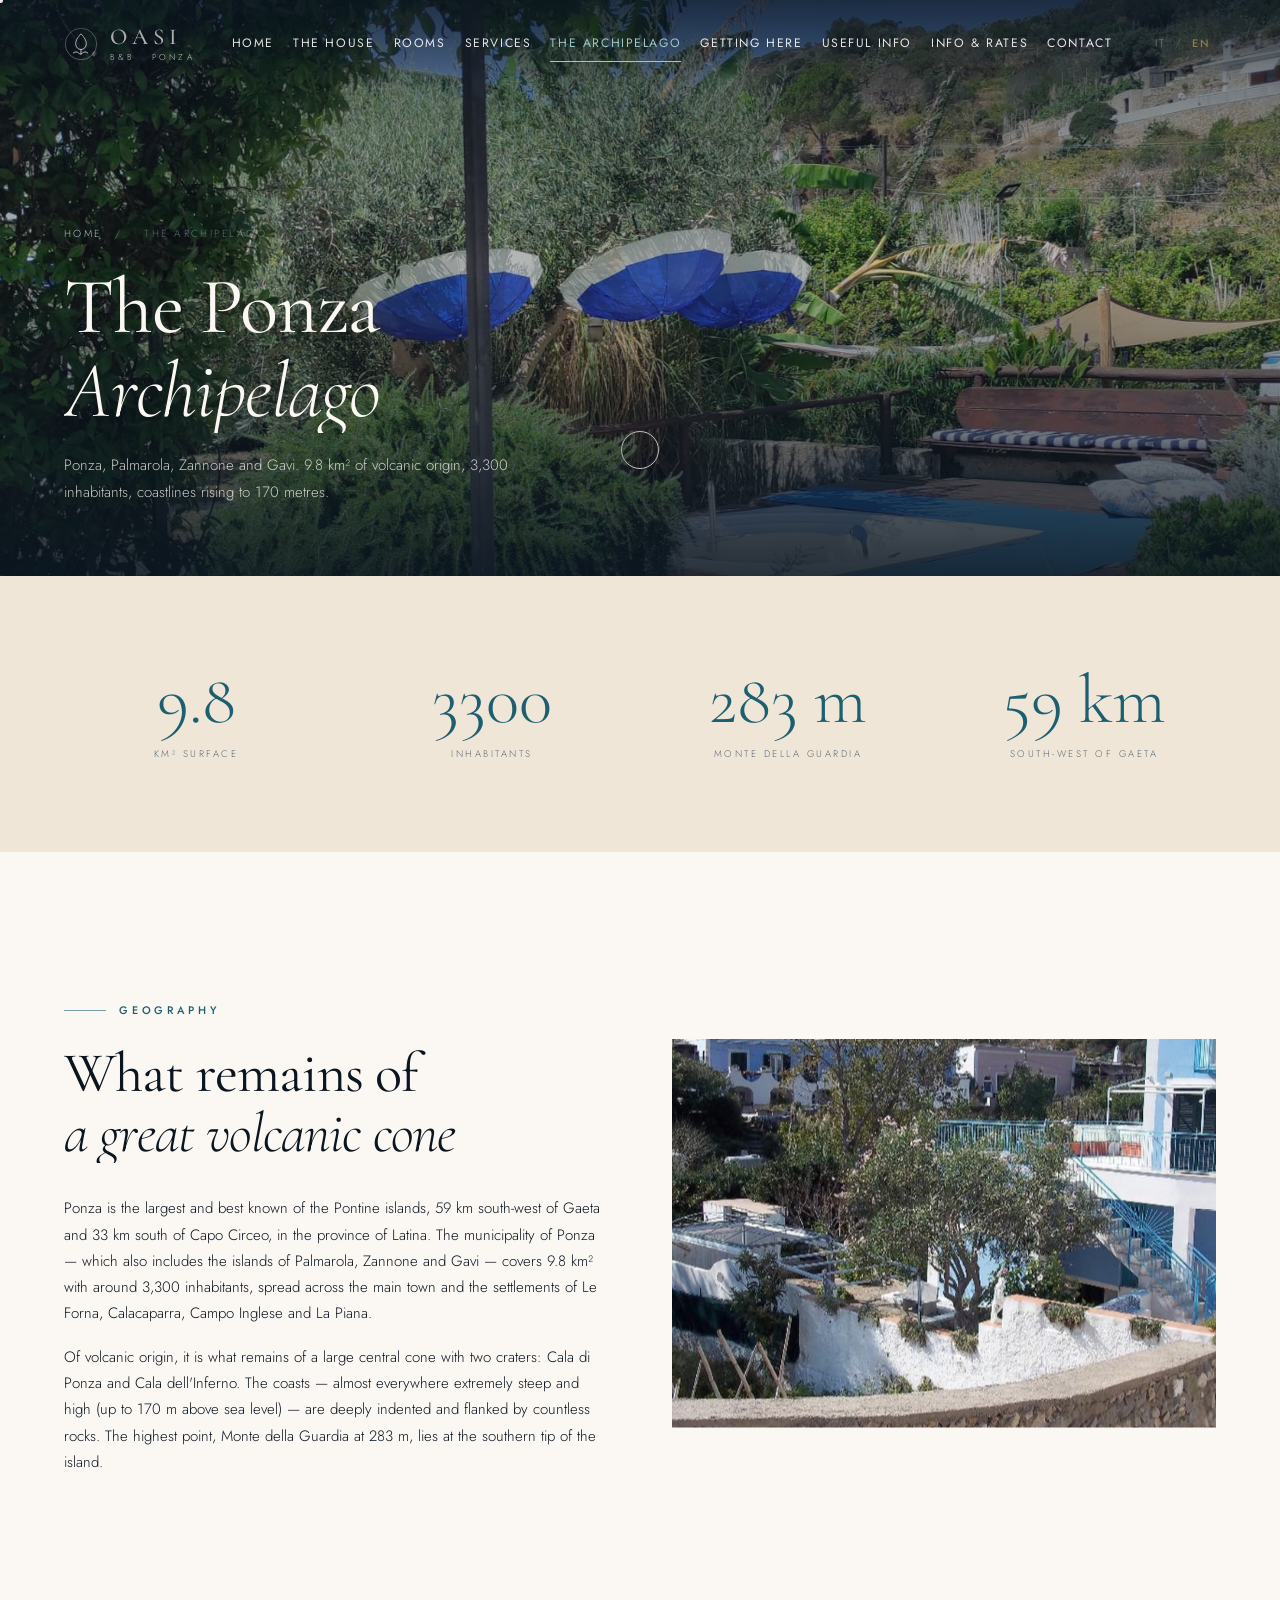
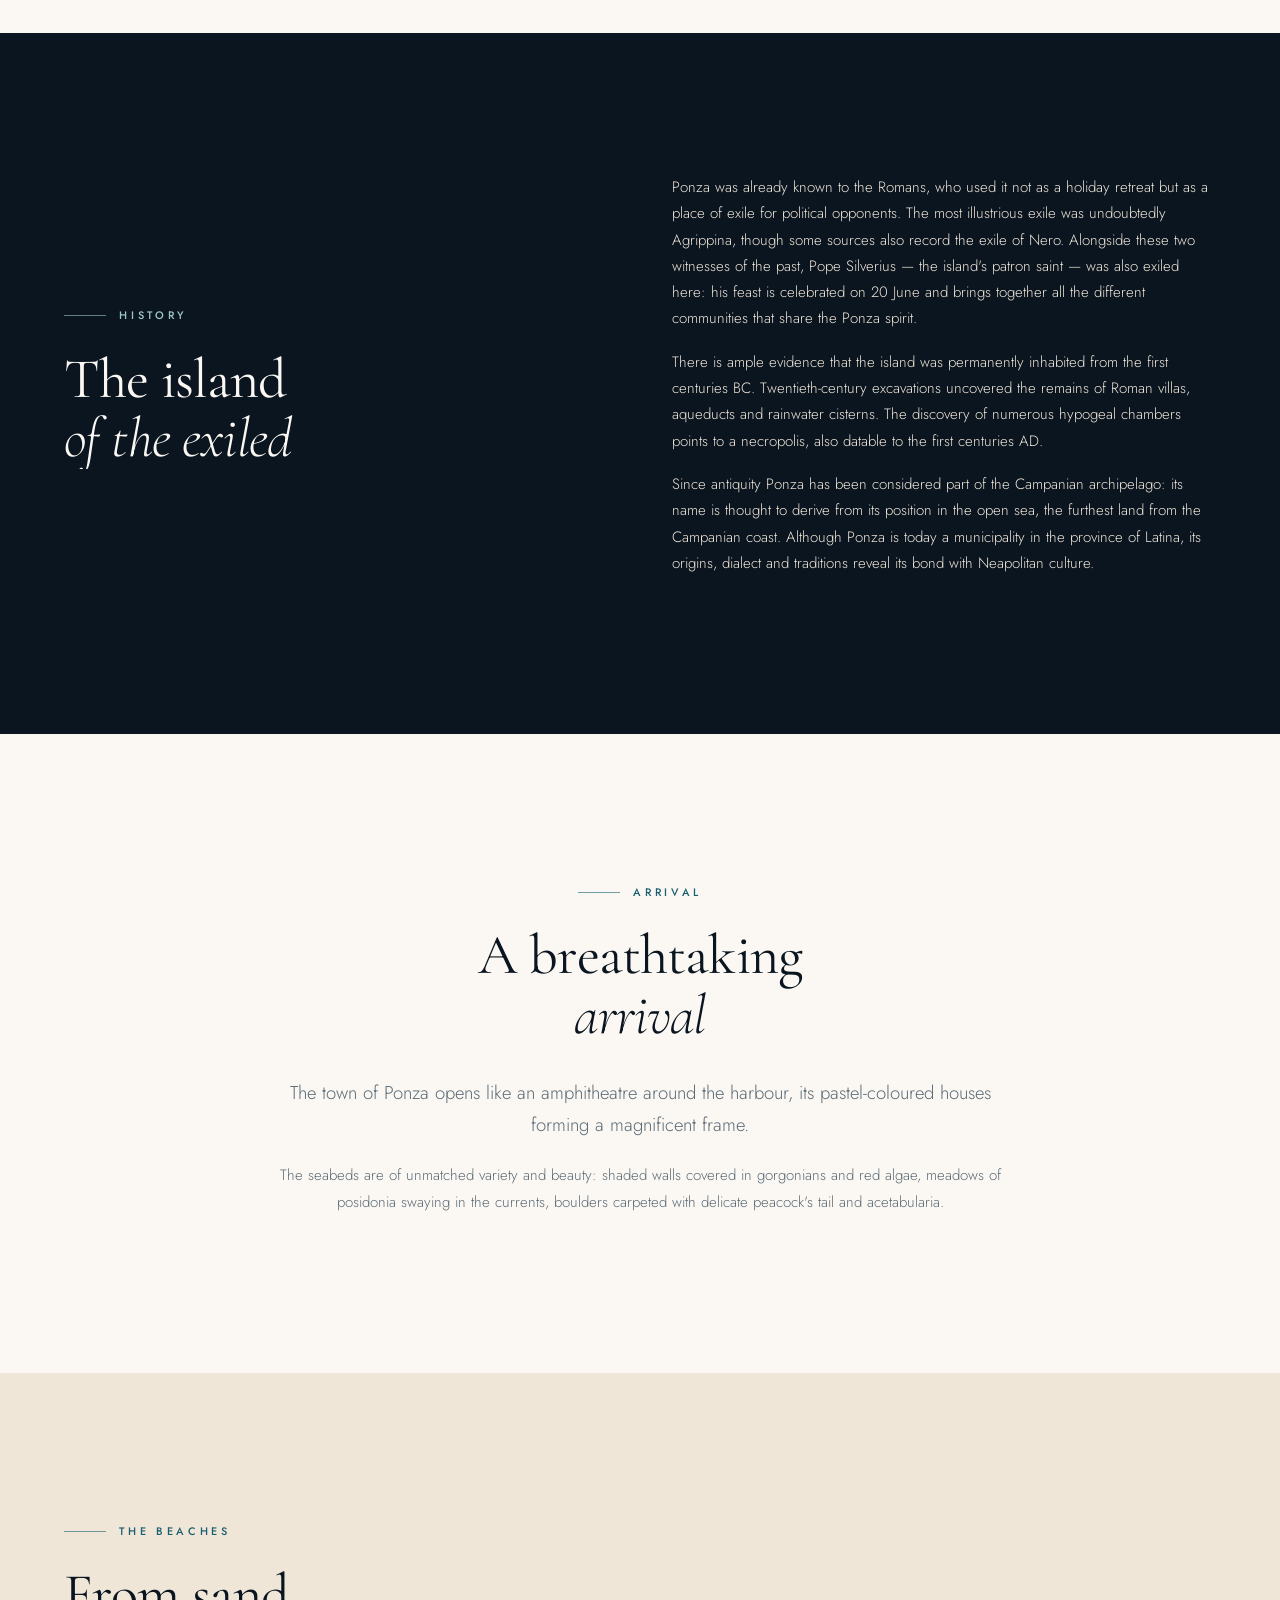
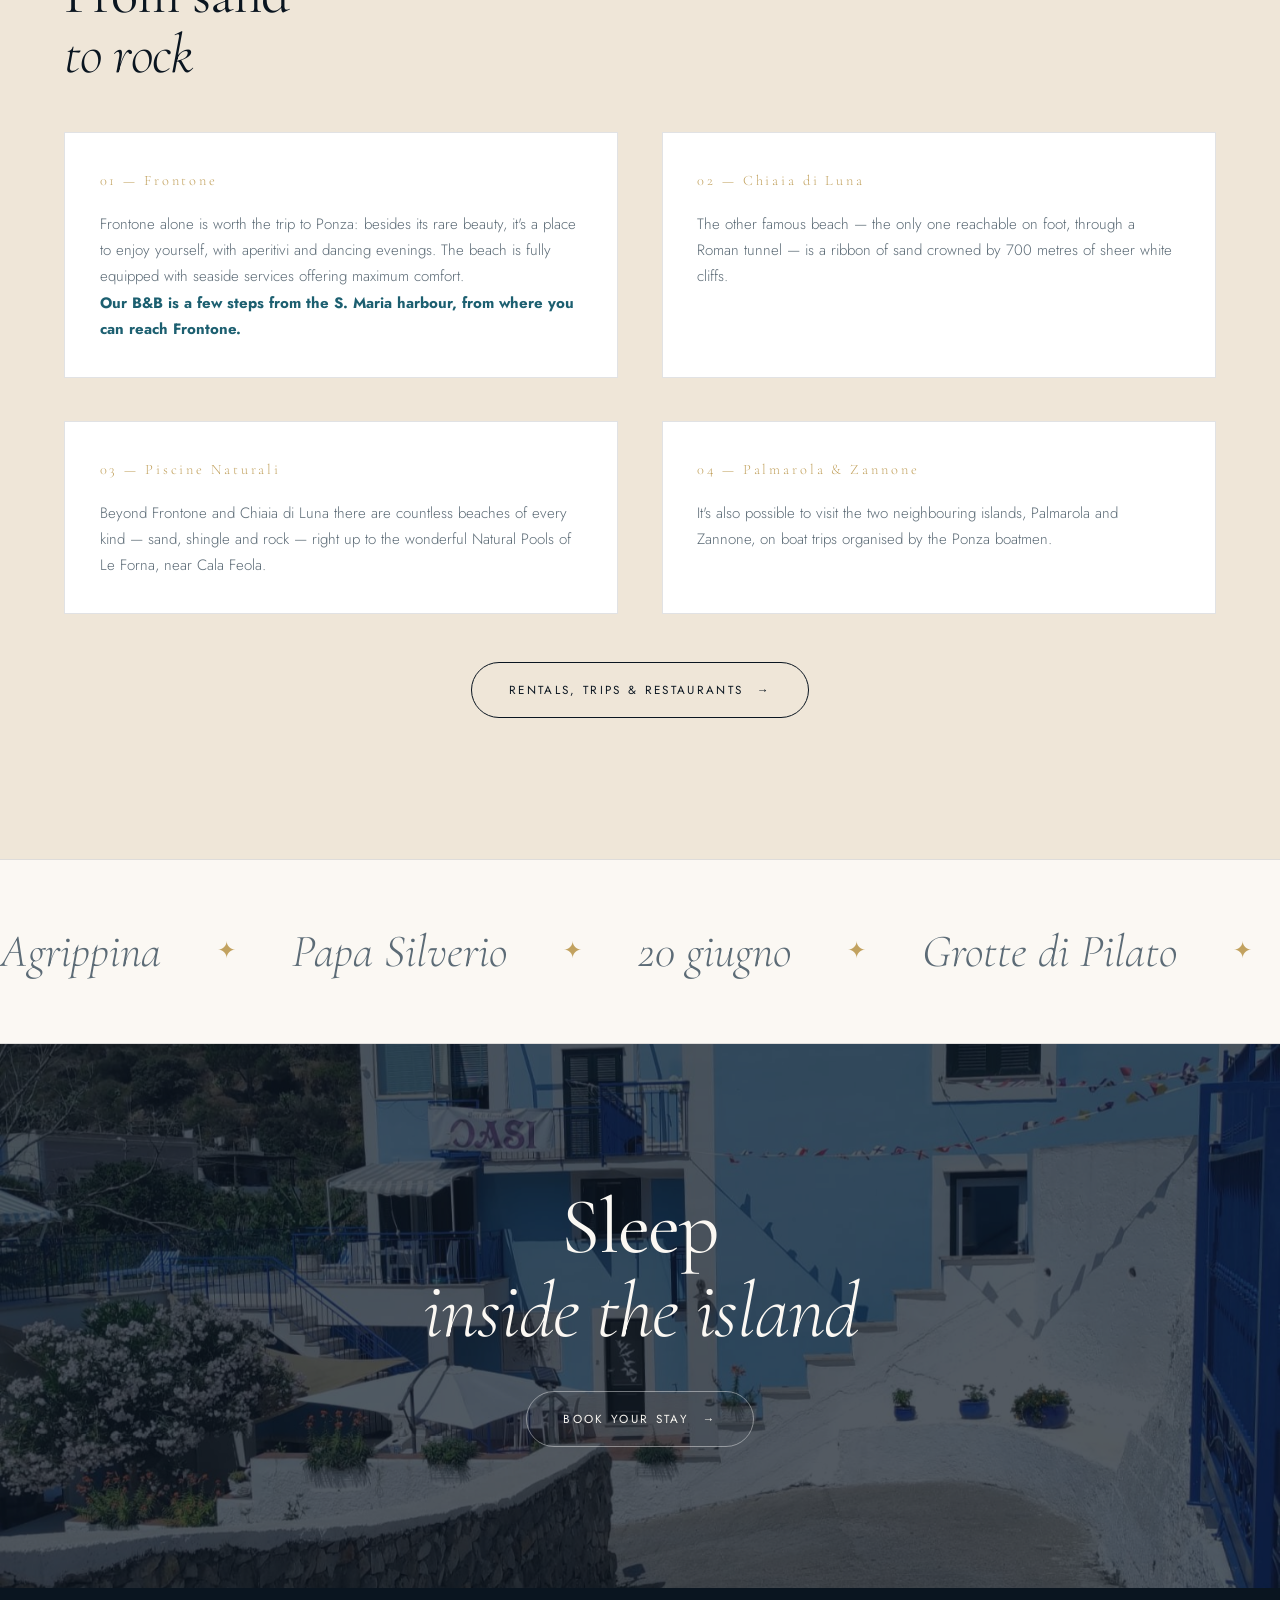
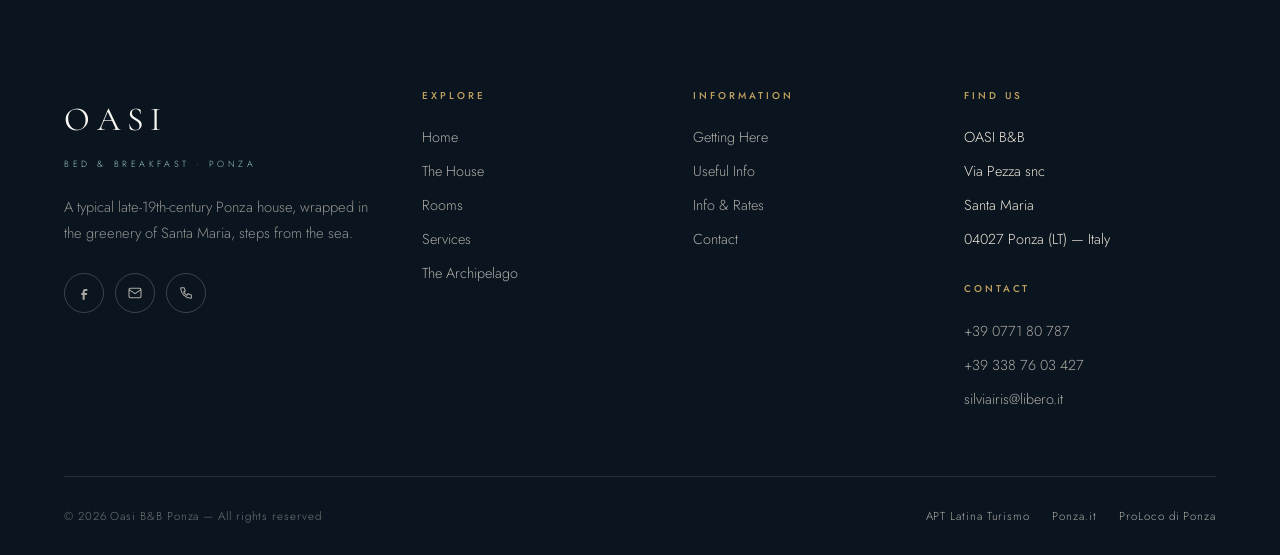
<file: arcipelago.html>
<!DOCTYPE html>
<html lang="it">
<head>
<meta charset="utf-8">
<meta name="viewport" content="width=device-width,initial-scale=1">
<title>L'Arcipelago Ponziano | Oasi B&amp;B Ponza</title>
<meta name="description" content="Ponza, Palmarola, Zannone e Gavi: storia, spiagge e fondali dell'arcipelago pontino. Chiaia di Luna, Frontone, le Piscine Naturali di Cala Feola.">
<link rel="stylesheet" href="assets/css/style.css">
<link rel="icon" href="data:image/svg+xml,%3Csvg xmlns='http://www.w3.org/2000/svg' viewBox='0 0 40 40'%3E%3Ccircle cx='20' cy='20' r='19' fill='%230a1520'/%3E%3Ctext x='20' y='27' font-family='Georgia' font-size='19' fill='%239fc7c9' text-anchor='middle'%3EO%3C/text%3E%3C/svg%3E">
</head>
<body>

<div id="loader"><div class="loader-mark">
  <span class="lm-name"><span>O</span><span style="animation-delay:.06s">A</span><span style="animation-delay:.12s">S</span><span style="animation-delay:.18s">I</span></span>
  <div class="loader-bar"><i></i></div><div class="loader-sub">Ponza · Isole Pontine</div>
</div></div>

<div id="site-header"></div>

<section class="phero">
  <div class="phero-img" data-parallax="0.12" style="background-image:url('assets/img/hero/04-piscina-ombrelloni.jpg')"></div>
  <div class="phero-in">
    <p class="crumbs" data-reveal>Home <span>/</span> <span data-lang="it">L&rsquo;Arcipelago</span><span data-lang="en">The Archipelago</span></p>
    <h1 class="h1">
      <span class="split-line"><span data-lang="it">L&rsquo;Arcipelago</span><span data-lang="en">The Ponza</span></span>
      <span class="split-line"><span class="serif-italic" data-lang="it">Ponziano</span><span class="serif-italic" data-lang="en">Archipelago</span></span>
    </h1>
    <p class="sub" data-reveal data-reveal-delay="220">
      <span data-lang="it">Ponza, Palmarola, Zannone e Gavi. 9,8 km² di origine vulcanica, 3.300 abitanti, coste alte fino a 170 metri.</span>
      <span data-lang="en">Ponza, Palmarola, Zannone and Gavi. 9.8 km² of volcanic origin, 3,300 inhabitants, coastlines rising to 170 metres.</span>
    </p>
  </div>
</section>

<!-- ---------- Numeri ---------- -->
<section class="sec-sm sand">
  <div class="wrap">
    <div class="stats stagger">
      <div class="stat"><b><span data-count="9.8">0</span></b><span data-lang="it">km² di superficie</span><span data-lang="en">km² surface</span></div>
      <div class="stat"><b><span data-count="3300">0</span></b><span data-lang="it">abitanti</span><span data-lang="en">inhabitants</span></div>
      <div class="stat"><b><span data-count="283" data-suffix=" m">0</span></b><span data-lang="it">Monte della Guardia</span><span data-lang="en">Monte della Guardia</span></div>
      <div class="stat"><b><span data-count="59" data-suffix=" km">0</span></b><span data-lang="it">a sud-ovest di Gaeta</span><span data-lang="en">south-west of Gaeta</span></div>
    </div>
  </div>
</section>

<!-- ---------- Geografia ---------- -->
<section class="sec">
  <div class="wrap split">
    <div>
      <p class="eyebrow" data-reveal><span data-lang="it">Geografia</span><span data-lang="en">Geography</span></p>
      <h2 class="h2">
        <span class="split-line"><span data-lang="it">L&rsquo;avanzo di</span><span data-lang="en">What remains of</span></span>
        <span class="split-line"><span class="serif-italic" data-lang="it">un grande cono</span><span class="serif-italic" data-lang="en">a great volcanic cone</span></span>
      </h2>
      <div class="mt-2" data-reveal data-reveal-delay="140">
        <p data-lang="it">Ponza è la più grande e la più nota delle isole pontine, situata 59 km a sud-ovest di Gaeta, 33 a sud di Capo Circeo, in provincia di Latina. Il comune di Ponza, che comprende anche le isole di Palmarola, Zannone e Gavi, ha una superficie di 9,8 km² e una popolazione di 3300 abitanti circa, distribuiti nel capoluogo e nei centri di Le Forna, Calacaparra, Campo Inglese e La Piana.</p>
        <p data-lang="en">Ponza is the largest and best known of the Pontine islands, 59 km south-west of Gaeta and 33 km south of Capo Circeo, in the province of Latina. The municipality of Ponza — which also includes the islands of Palmarola, Zannone and Gavi — covers 9.8 km² with around 3,300 inhabitants, spread across the main town and the settlements of Le Forna, Calacaparra, Campo Inglese and La Piana.</p>
        <p data-lang="it">Di origine vulcanica, rappresenta l&rsquo;avanzo di un grande cono centrale, con due crateri: cala di Ponza e cala dell&rsquo;Inferno. Le coste, quasi ovunque ripidissime e assai alte (max 170 m s.l.m.), sono molto frastagliate e accompagnate da numerosi scogli. Il punto più elevato — Monte della Guardia, 283 m — si trova all&rsquo;estremità sud dell&rsquo;isola.</p>
        <p data-lang="en">Of volcanic origin, it is what remains of a large central cone with two craters: Cala di Ponza and Cala dell'Inferno. The coasts — almost everywhere extremely steep and high (up to 170 m above sea level) — are deeply indented and flanked by countless rocks. The highest point, Monte della Guardia at 283 m, lies at the southern tip of the island.</p>
      </div>
    </div>
    <div class="clipwrap ratio-43" data-reveal="fade">
      <div class="bgimg" data-parallax="0.07" style="background-image:url('assets/img/hero/05-vista-struttura.jpg');inset:-8% 0"></div>
    </div>
  </div>
</section>

<!-- ---------- Storia ---------- -->
<section class="sec dark">
  <div class="wrap split">
    <div>
      <p class="eyebrow is-light" data-reveal><span data-lang="it">Storia</span><span data-lang="en">History</span></p>
      <h2 class="h2">
        <span class="split-line"><span data-lang="it">L&rsquo;isola</span><span data-lang="en">The island</span></span>
        <span class="split-line"><span class="serif-italic" data-lang="it">degli esiliati</span><span class="serif-italic" data-lang="en">of the exiled</span></span>
      </h2>
    </div>
    <div data-reveal data-reveal-delay="140">
      <p data-lang="it">Ponza era nota già ai Romani, che però non vi facevano villeggiatura, bensì vi relegavano all&rsquo;esilio gli oppositori politici. La più illustre esiliata fu senza dubbio Agrippina, ma alcune fonti testimoniano anche dell&rsquo;esilio di Nerone. Oltre a questi due importanti testimoni del passato fu esiliato anche papa Silverio, patrono dell&rsquo;isola: la festa si celebra il 20 giugno e riunisce tutte le varie etnie che hanno in comune lo spirito ponzese.</p>
      <p data-lang="en">Ponza was already known to the Romans, who used it not as a holiday retreat but as a place of exile for political opponents. The most illustrious exile was undoubtedly Agrippina, though some sources also record the exile of Nero. Alongside these two witnesses of the past, Pope Silverius — the island's patron saint — was also exiled here: his feast is celebrated on 20 June and brings together all the different communities that share the Ponza spirit.</p>
      <p data-lang="it">Vi sono ampie testimonianze che l&rsquo;isola sia stata stabilmente abitata dai primi secoli avanti Cristo. Negli scavi archeologici del &rsquo;900 sono stati ritrovati resti di ville romane, acquedotti e serbatoi per la raccolta delle acque piovane. Il ritrovamento di molti ambienti a ipogeo rivela la presenza di una necropoli, anch&rsquo;essa databile ai primi secoli dopo Cristo.</p>
      <p data-lang="en">There is ample evidence that the island was permanently inhabited from the first centuries BC. Twentieth-century excavations uncovered the remains of Roman villas, aqueducts and rainwater cisterns. The discovery of numerous hypogeal chambers points to a necropolis, also datable to the first centuries AD.</p>
      <p data-lang="it">Fin dall&rsquo;antichità Ponza è stata considerata un&rsquo;isola appartenente all&rsquo;arcipelago campano: sembra infatti che il suo nome derivi dall&rsquo;essere situata in pieno mare, come la terra più lontana delle coste campane. Nonostante oggi Ponza sia un comune della provincia di Latina, le sue origini, il dialetto e le tradizioni dei suoi abitanti ne tradiscono il legame con la cultura partenopea.</p>
      <p data-lang="en">Since antiquity Ponza has been considered part of the Campanian archipelago: its name is thought to derive from its position in the open sea, the furthest land from the Campanian coast. Although Ponza is today a municipality in the province of Latina, its origins, dialect and traditions reveal its bond with Neapolitan culture.</p>
    </div>
  </div>
</section>

<!-- ---------- Il porto ---------- -->
<section class="sec">
  <div class="wrap-narrow center">
    <p class="eyebrow" style="justify-content:center" data-reveal><span data-lang="it">L&rsquo;arrivo</span><span data-lang="en">Arrival</span></p>
    <h2 class="h2" data-reveal data-reveal-delay="80"><span data-lang="it">Uno scenario<br><span class="serif-italic">mozzafiato</span></span><span data-lang="en">A breathtaking<br><span class="serif-italic">arrival</span></span></h2>
    <div class="mt-2" data-reveal data-reveal-delay="150">
      <p class="lede" data-lang="it">L&rsquo;abitato di Ponza si apre ad anfiteatro intorno al porto, con le sue case color pastello a far da meraviglioso contorno.</p>
      <p class="lede" data-lang="en">The town of Ponza opens like an amphitheatre around the harbour, its pastel-coloured houses forming a magnificent frame.</p>
      <p class="muted" data-lang="it">I fondali sono di una varietà e di una bellezza mai visti: pareti in ombra coperte di gorgonie ed alghe rosse, praterie di posidonie che ondeggiano alle correnti, massi e macigni tappezzati di pavoie ed acetabularie delicate.</p>
      <p class="muted" data-lang="en">The seabeds are of unmatched variety and beauty: shaded walls covered in gorgonians and red algae, meadows of posidonia swaying in the currents, boulders carpeted with delicate peacock's tail and acetabularia.</p>
    </div>
  </div>
</section>

<!-- ---------- Spiagge ---------- -->
<section class="sec sand">
  <div class="wrap">
    <div style="max-width:52ch;margin-bottom:3rem">
      <p class="eyebrow" data-reveal><span data-lang="it">Le spiagge</span><span data-lang="en">The beaches</span></p>
      <h2 class="h2"><span class="split-line"><span data-lang="it">Dalla sabbia</span><span data-lang="en">From sand</span></span><span class="split-line"><span class="serif-italic" data-lang="it">allo scoglio</span><span class="serif-italic" data-lang="en">to rock</span></span></h2>
    </div>

    <div class="grid g-2 stagger">
      <article class="card" data-tilt>
        <span class="num">01 — Frontone</span>
        <p data-lang="it">Vale la pena di arrivare a Ponza solo per vedere la famosissima spiaggia del Frontone che, oltre ad essere di rara bellezza, offre anche la possibilità di divertirsi: si organizzano aperitivi e serate danzanti. La spiaggia è attrezzata di varie attività turistico-balneari, in grado di offrirvi il massimo comfort.</p>
        <p data-lang="en">Frontone alone is worth the trip to Ponza: besides its rare beauty, it's a place to enjoy yourself, with aperitivi and dancing evenings. The beach is fully equipped with seaside services offering maximum comfort.</p>
        <p class="mt-1" style="color:var(--sea)" data-lang="it"><b>Il nostro B&amp;B è a pochi passi dal porticciolo di S. Maria, da dove è possibile raggiungere il Frontone.</b></p>
        <p class="mt-1" style="color:var(--sea)" data-lang="en"><b>Our B&amp;B is a few steps from the S. Maria harbour, from where you can reach Frontone.</b></p>
      </article>

      <article class="card" data-tilt>
        <span class="num">02 — Chiaia di Luna</span>
        <p data-lang="it">L&rsquo;altra spiaggia nota, unica raggiungibile a piedi tramite un tunnel romano, è una lingua di sabbia sormontata da 700 metri di bianche rocce di falesia a strapiombo.</p>
        <p data-lang="en">The other famous beach — the only one reachable on foot, through a Roman tunnel — is a ribbon of sand crowned by 700 metres of sheer white cliffs.</p>
      </article>

      <article class="card" data-tilt>
        <span class="num">03 — Piscine Naturali</span>
        <p data-lang="it">Oltre a Frontone e Chiaia di Luna, sono numerose le spiagge di ogni tipo: dalla sabbia alla ghiaia allo scoglio, fino alle meravigliose Piscine Naturali di Le Forna, nei pressi di Cala Feola.</p>
        <p data-lang="en">Beyond Frontone and Chiaia di Luna there are countless beaches of every kind — sand, shingle and rock — right up to the wonderful Natural Pools of Le Forna, near Cala Feola.</p>
      </article>

      <article class="card" data-tilt>
        <span class="num">04 — Palmarola &amp; Zannone</span>
        <p data-lang="it">Rimane possibile inoltre visitare le altre due isole vicine, Palmarola e Zannone, con le gite in mare organizzate dai barcaioli ponzesi.</p>
        <p data-lang="en">It's also possible to visit the two neighbouring islands, Palmarola and Zannone, on boat trips organised by the Ponza boatmen.</p>
      </article>
    </div>

    <div class="center mt-3"><a class="btn" href="info-utili.html"><span data-lang="it">Noleggi, gite e ristoranti</span><span data-lang="en">Rentals, trips &amp; restaurants</span><span class="ar">→</span></a></div>
  </div>
</section>

<div class="marquee" aria-hidden="true">
  <div class="marquee-track">
    <span>Agrippina</span><span>Papa Silverio</span><span>20 giugno</span><span>Grotte di Pilato</span><span>Monte della Guardia</span><span>Cala Feola</span>
    <span>Agrippina</span><span>Papa Silverio</span><span>20 giugno</span><span>Grotte di Pilato</span><span>Monte della Guardia</span><span>Cala Feola</span>
  </div>
</div>

<section class="cta">
  <div class="cta-bg" data-parallax="0.1" style="background-image:url('assets/img/esterni/struttura-sera.jpg')"></div>
  <div class="cta-in wrap">
    <h2 class="h1" data-reveal><span data-lang="it">Dormite<br><span class="serif-italic">dentro l&rsquo;isola</span></span><span data-lang="en">Sleep<br><span class="serif-italic">inside the island</span></span></h2>
    <div class="hero-cta" style="justify-content:center" data-reveal data-reveal-delay="180">
      <a class="btn btn-ghost" href="info-e-prezzi.html"><span data-lang="it">Prenota il soggiorno</span><span data-lang="en">Book your stay</span><span class="ar">→</span></a>
    </div>
  </div>
</section>

<div id="site-footer"></div>
<script src="assets/js/site.js"></script>
</body>
</html>
</file>
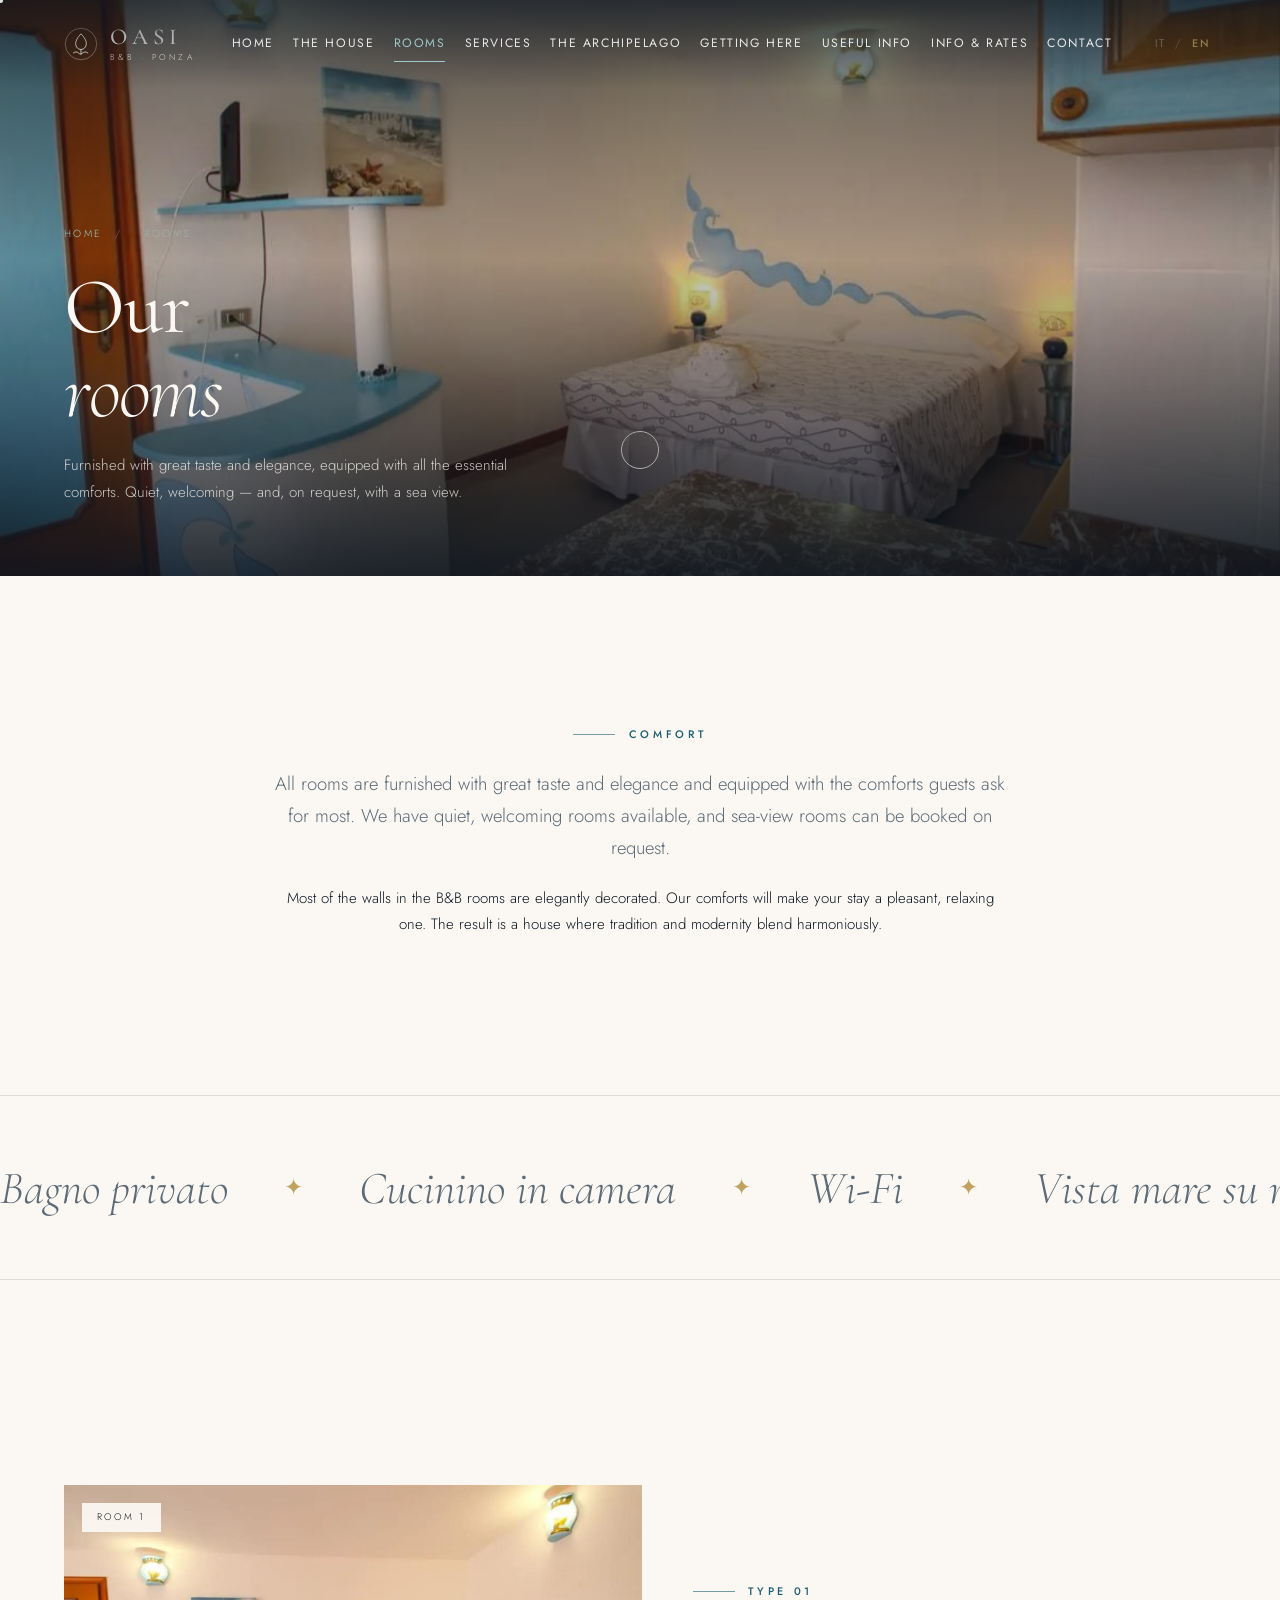
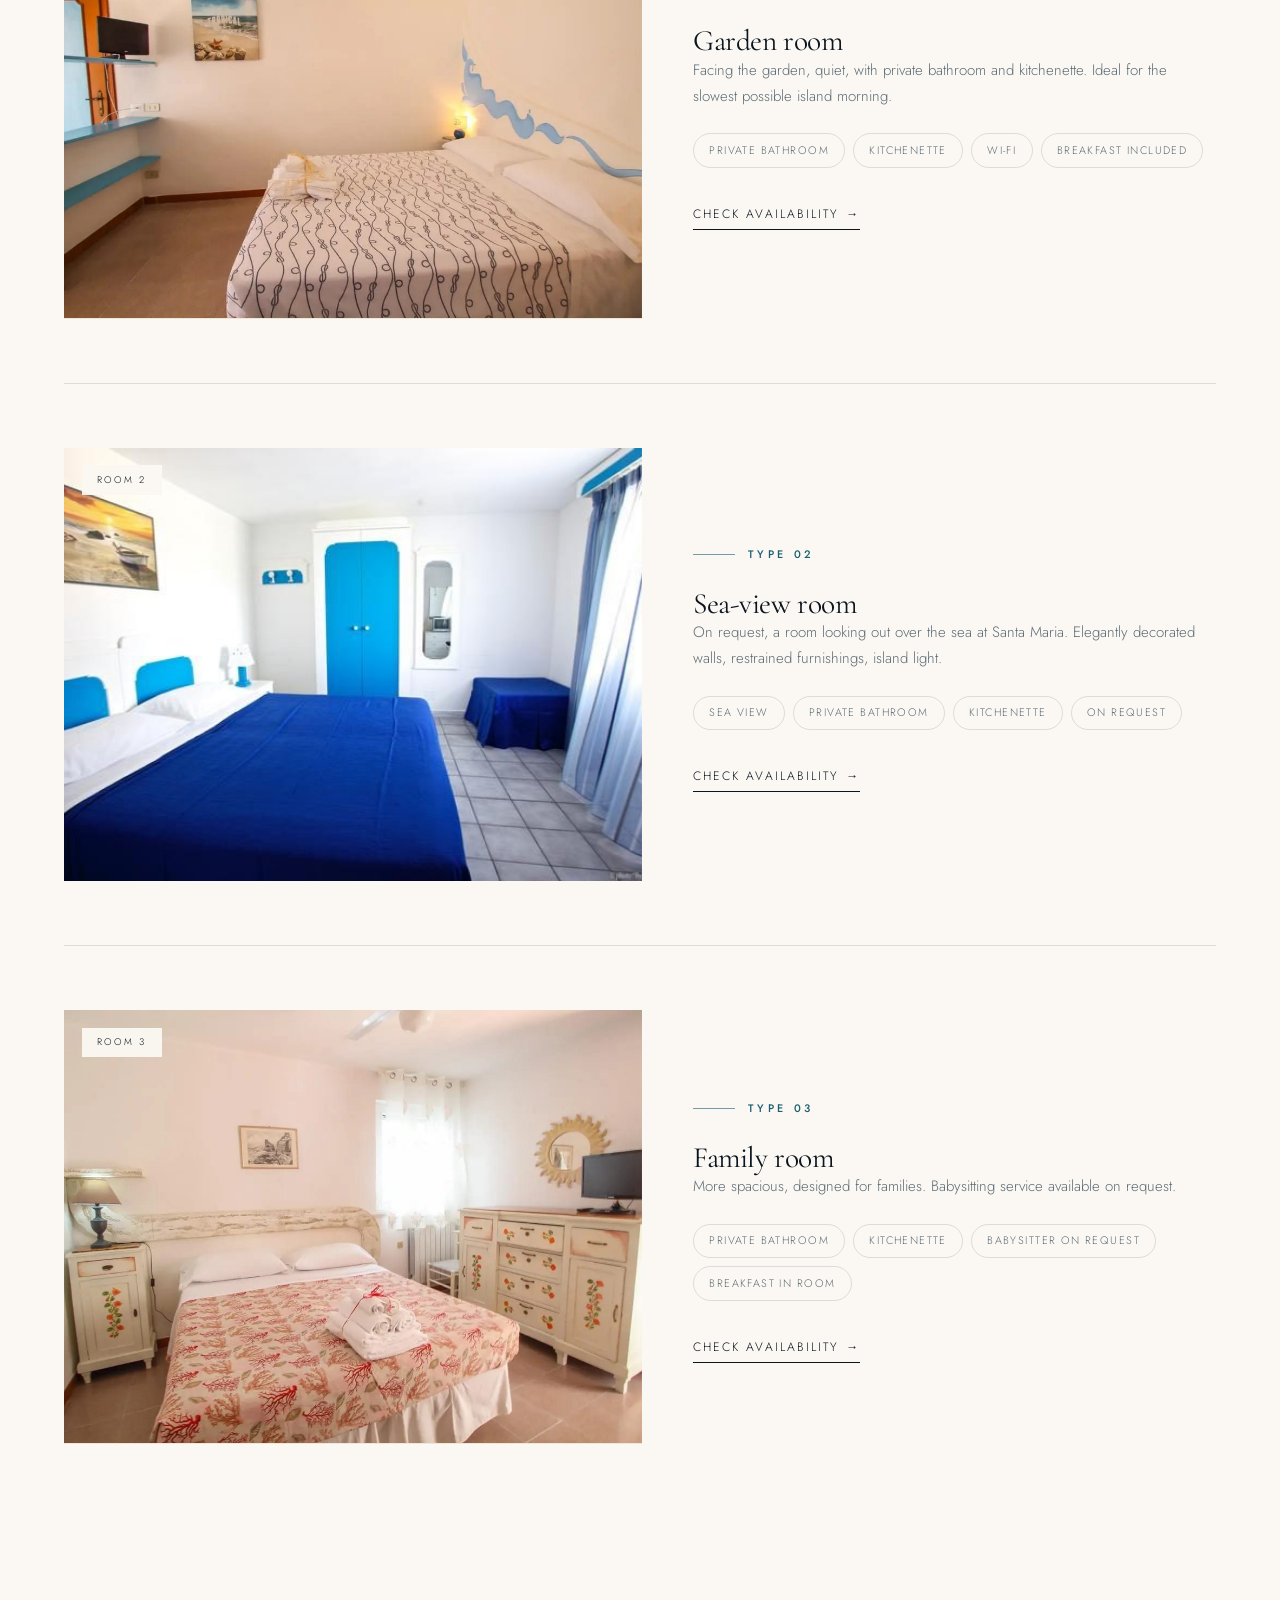
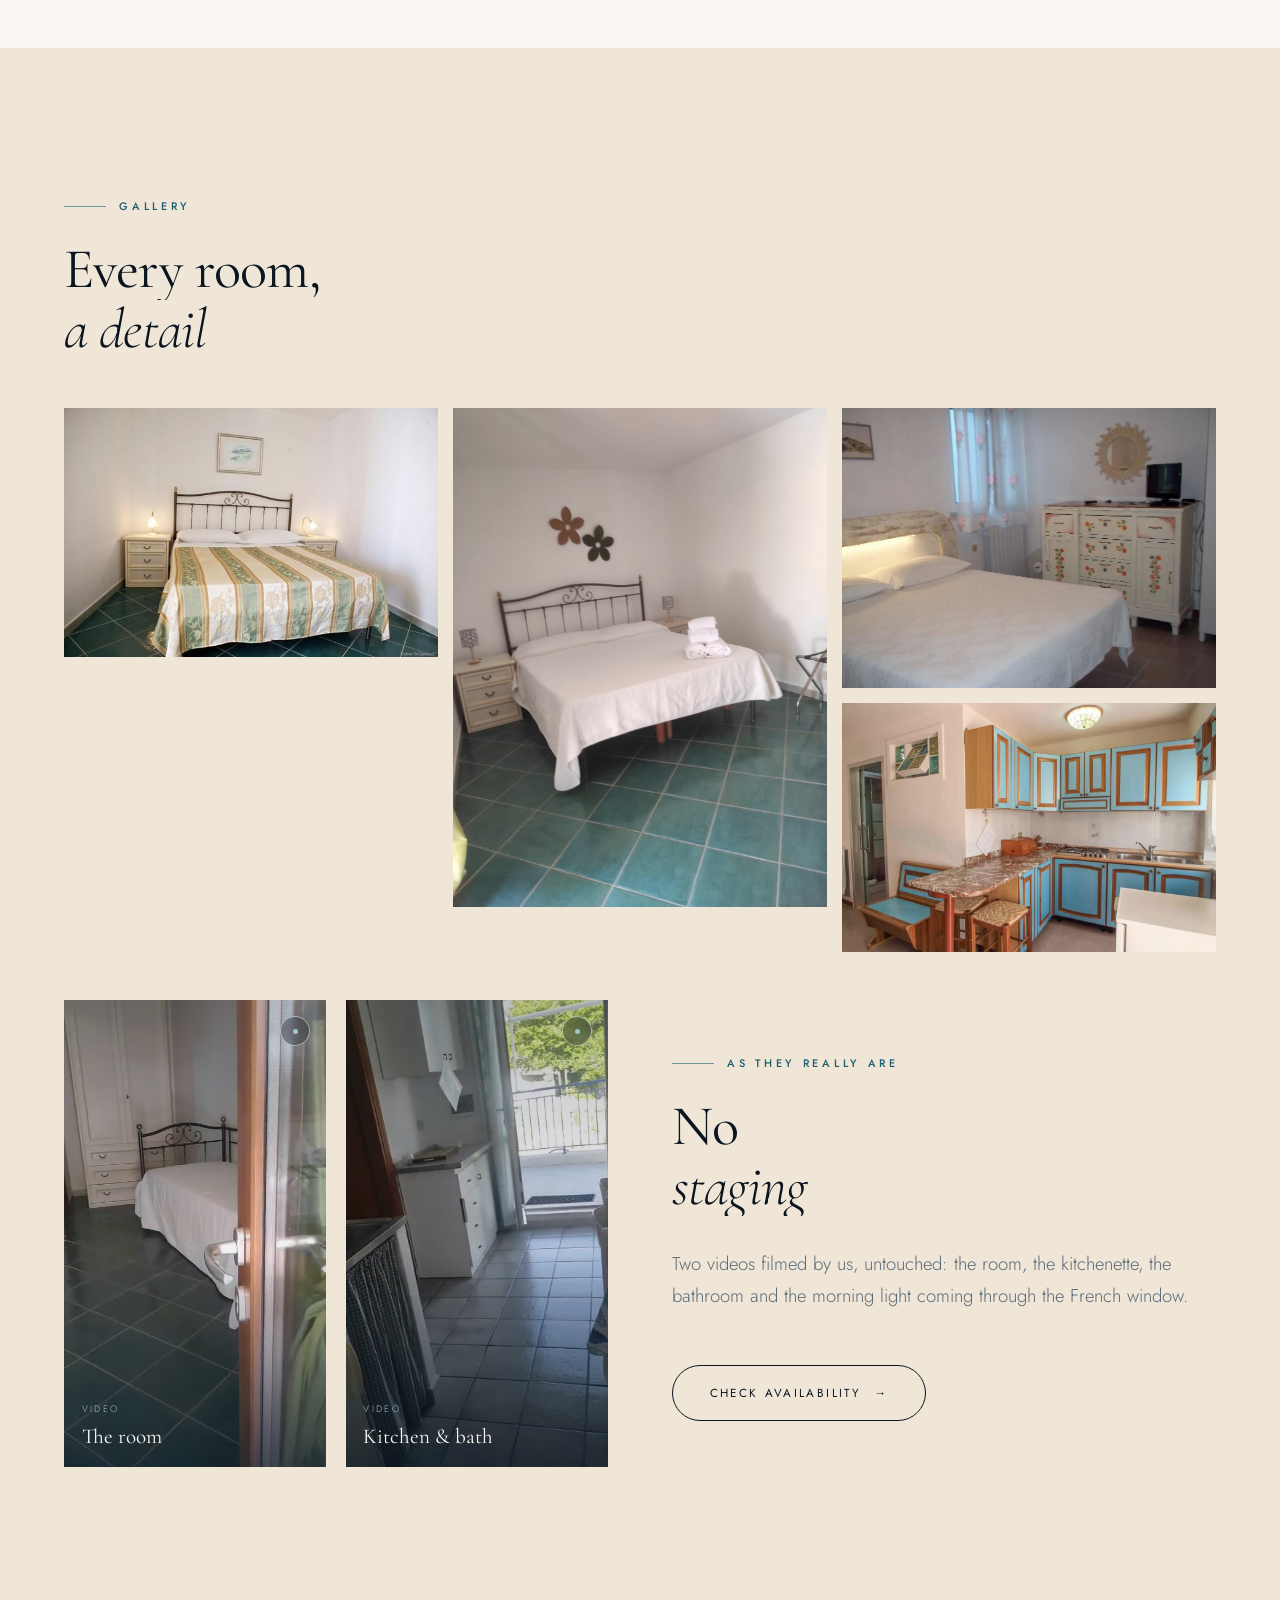
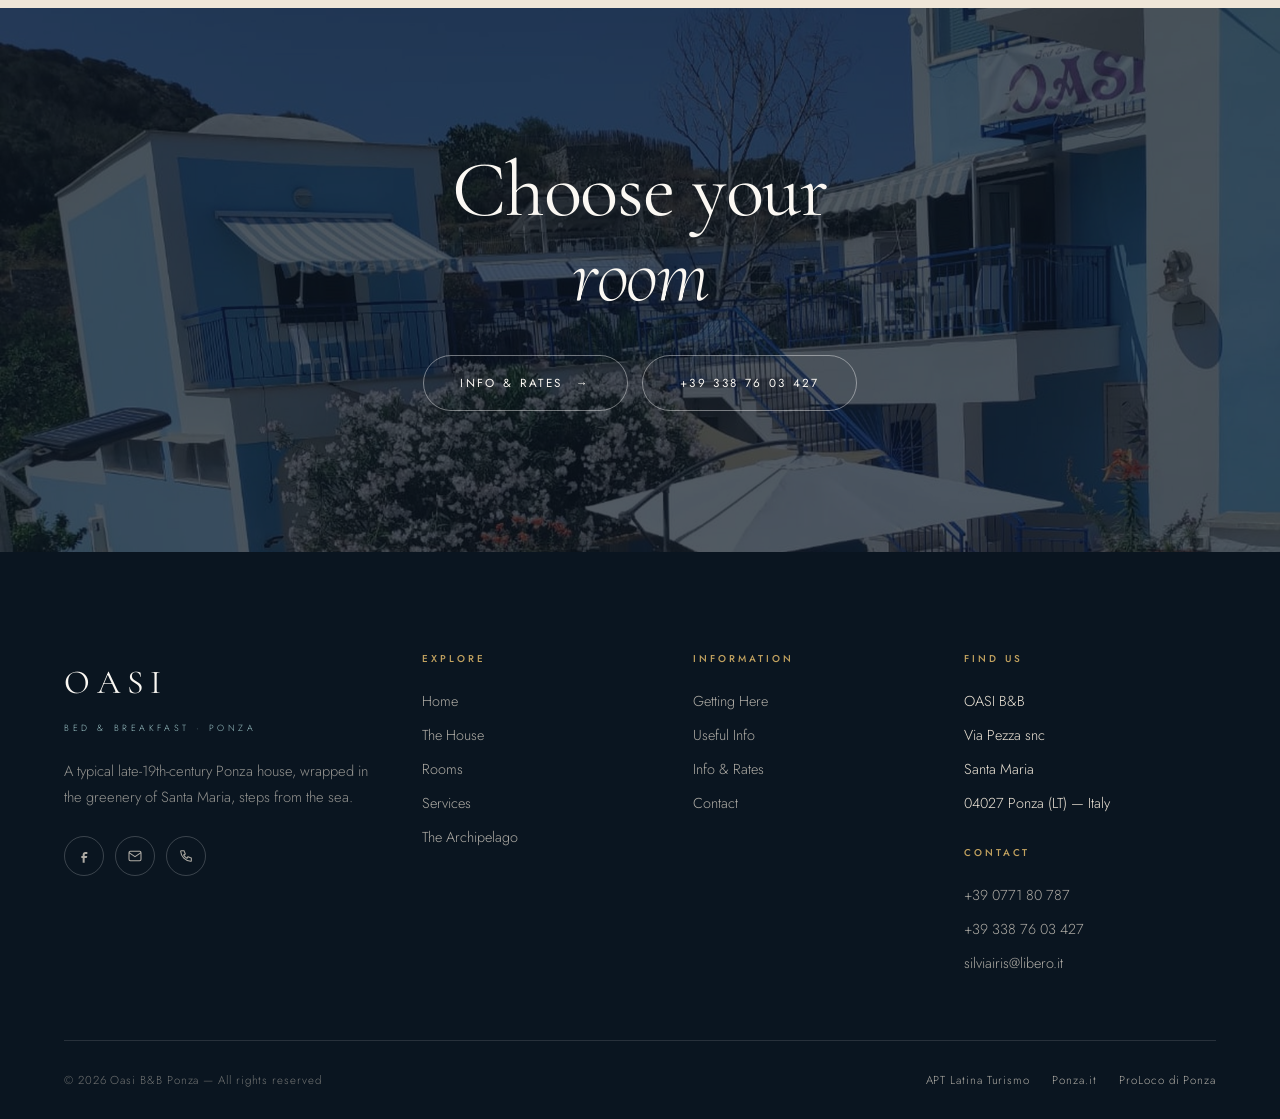
<file: camere.html>
<!DOCTYPE html>
<html lang="it">
<head>
<meta charset="utf-8">
<meta name="viewport" content="width=device-width,initial-scale=1">
<title>Le nostre camere | Oasi B&amp;B Ponza</title>
<meta name="description" content="Camere ben arredate, silenziose e accoglienti con bagno privato, cucinino e possibilità di vista mare. Colazione anche in camera.">
<link rel="stylesheet" href="assets/css/style.css">
<link rel="icon" href="data:image/svg+xml,%3Csvg xmlns='http://www.w3.org/2000/svg' viewBox='0 0 40 40'%3E%3Ccircle cx='20' cy='20' r='19' fill='%230a1520'/%3E%3Ctext x='20' y='27' font-family='Georgia' font-size='19' fill='%239fc7c9' text-anchor='middle'%3EO%3C/text%3E%3C/svg%3E">
</head>
<body>

<div id="loader"><div class="loader-mark">
  <span class="lm-name"><span>O</span><span style="animation-delay:.06s">A</span><span style="animation-delay:.12s">S</span><span style="animation-delay:.18s">I</span></span>
  <div class="loader-bar"><i></i></div><div class="loader-sub">Ponza · Isole Pontine</div>
</div></div>

<div id="site-header"></div>

<section class="phero">
  <div class="phero-img" data-parallax="0.12" style="background-image:url('assets/img/camere/camera-cucinino.jpg')"></div>
  <div class="phero-in">
    <p class="crumbs" data-reveal>Home <span>/</span> <span data-lang="it">Camere</span><span data-lang="en">Rooms</span></p>
    <h1 class="h1">
      <span class="split-line"><span data-lang="it">Le nostre</span><span data-lang="en">Our</span></span>
      <span class="split-line"><span class="serif-italic" data-lang="it">camere</span><span class="serif-italic" data-lang="en">rooms</span></span>
    </h1>
    <p class="sub" data-reveal data-reveal-delay="220">
      <span data-lang="it">Arredate con estremo gusto ed eleganza, dotate dei principali comfort. Silenziose, accoglienti — e, a richiesta, con vista sul mare.</span>
      <span data-lang="en">Furnished with great taste and elegance, equipped with all the essential comforts. Quiet, welcoming — and, on request, with a sea view.</span>
    </p>
  </div>
</section>

<section class="sec">
  <div class="wrap-narrow center">
    <p class="eyebrow" style="justify-content:center" data-reveal><span data-lang="it">Comfort</span><span data-lang="en">Comfort</span></p>
    <div data-reveal data-reveal-delay="120">
      <p class="lede" data-lang="it">Tutte le camere sono state arredate con estremo gusto ed eleganza, dotate dei principali comfort maggiormente richiesti dai clienti. Abbiamo a disposizione camere silenziose ed accoglienti, e a richiesta si potranno prenotare camere con vista sul mare.</p>
      <p class="lede" data-lang="en">All rooms are furnished with great taste and elegance and equipped with the comforts guests ask for most. We have quiet, welcoming rooms available, and sea-view rooms can be booked on request.</p>
      <p data-lang="it">La maggior parte delle pareti delle camere del B&amp;B sono elegantemente decorate. I nostri comfort vi faranno trascorrere un soggiorno piacevole, all&rsquo;insegna del relax. Il risultato è una struttura dove tradizione e modernità si fondono armoniosamente.</p>
      <p data-lang="en">Most of the walls in the B&amp;B rooms are elegantly decorated. Our comforts will make your stay a pleasant, relaxing one. The result is a house where tradition and modernity blend harmoniously.</p>
    </div>
  </div>
</section>

<div class="marquee" aria-hidden="true">
  <div class="marquee-track">
    <span>Bagno privato</span><span>Cucinino in camera</span><span>Wi-Fi</span><span>Vista mare su richiesta</span><span>Colazione in camera</span>
    <span>Bagno privato</span><span>Cucinino in camera</span><span>Wi-Fi</span><span>Vista mare su richiesta</span><span>Colazione in camera</span>
  </div>
</div>

<!-- ---------- Tipologie ---------- -->
<section class="sec">
  <div class="wrap">

    <article class="room">
      <div class="room-media clipwrap">
        <span class="room-tag" data-lang="it">Camera 1</span><span class="room-tag" data-lang="en">Room 1</span>
        <img src="assets/img/camere/camera-onda.jpg" alt="Camera 1 — Oasi B&amp;B Ponza" loading="lazy">
      </div>
      <div>
        <p class="eyebrow" data-reveal><span data-lang="it">Tipologia 01</span><span data-lang="en">Type 01</span></p>
        <h2 class="h3" data-reveal data-reveal-delay="80"><span data-lang="it">Camera con giardino</span><span data-lang="en">Garden room</span></h2>
        <div data-reveal data-reveal-delay="140">
          <p class="muted" data-lang="it">Affacciata sul giardino, silenziosa, con bagno privato e cucinino. Ideale per chi cerca il risveglio più lento dell&rsquo;isola.</p>
          <p class="muted" data-lang="en">Facing the garden, quiet, with private bathroom and kitchenette. Ideal for the slowest possible island morning.</p>
        </div>
        <ul class="room-feats" data-reveal data-reveal-delay="180">
          <li data-lang="it">Bagno privato</li><li data-lang="en">Private bathroom</li>
          <li data-lang="it">Cucinino</li><li data-lang="en">Kitchenette</li>
          <li>Wi-Fi</li>
          <li data-lang="it">Colazione inclusa</li><li data-lang="en">Breakfast included</li>
        </ul>
        <a class="link-u" href="info-e-prezzi.html"><span data-lang="it">Richiedi disponibilità</span><span data-lang="en">Check availability</span> →</a>
      </div>
    </article>

    <hr class="rule">

    <article class="room">
      <div class="room-media clipwrap">
        <span class="room-tag" data-lang="it">Camera 2</span><span class="room-tag" data-lang="en">Room 2</span>
        <img src="assets/img/camere/camera-blu.jpg" alt="Camera 2 — Oasi B&amp;B Ponza" loading="lazy">
      </div>
      <div>
        <p class="eyebrow" data-reveal><span data-lang="it">Tipologia 02</span><span data-lang="en">Type 02</span></p>
        <h2 class="h3" data-reveal data-reveal-delay="80"><span data-lang="it">Camera vista mare</span><span data-lang="en">Sea-view room</span></h2>
        <div data-reveal data-reveal-delay="140">
          <p class="muted" data-lang="it">Su richiesta, una camera che guarda il mare di Santa Maria. Pareti elegantemente decorate, arredi sobri, luce d&rsquo;isola.</p>
          <p class="muted" data-lang="en">On request, a room looking out over the sea at Santa Maria. Elegantly decorated walls, restrained furnishings, island light.</p>
        </div>
        <ul class="room-feats" data-reveal data-reveal-delay="180">
          <li data-lang="it">Vista mare</li><li data-lang="en">Sea view</li>
          <li data-lang="it">Bagno privato</li><li data-lang="en">Private bathroom</li>
          <li data-lang="it">Cucinino</li><li data-lang="en">Kitchenette</li>
          <li data-lang="it">Su richiesta</li><li data-lang="en">On request</li>
        </ul>
        <a class="link-u" href="info-e-prezzi.html"><span data-lang="it">Richiedi disponibilità</span><span data-lang="en">Check availability</span> →</a>
      </div>
    </article>

    <hr class="rule">

    <article class="room">
      <div class="room-media clipwrap">
        <span class="room-tag" data-lang="it">Camera 3</span><span class="room-tag" data-lang="en">Room 3</span>
        <img src="assets/img/camere/camera-floreale.jpg" alt="Camera 3 — Oasi B&amp;B Ponza" loading="lazy">
      </div>
      <div>
        <p class="eyebrow" data-reveal><span data-lang="it">Tipologia 03</span><span data-lang="en">Type 03</span></p>
        <h2 class="h3" data-reveal data-reveal-delay="80"><span data-lang="it">Camera familiare</span><span data-lang="en">Family room</span></h2>
        <div data-reveal data-reveal-delay="140">
          <p class="muted" data-lang="it">Più spaziosa, pensata per chi viaggia in famiglia. Servizio baby sitter disponibile su richiesta.</p>
          <p class="muted" data-lang="en">More spacious, designed for families. Babysitting service available on request.</p>
        </div>
        <ul class="room-feats" data-reveal data-reveal-delay="180">
          <li data-lang="it">Bagno privato</li><li data-lang="en">Private bathroom</li>
          <li data-lang="it">Cucinino</li><li data-lang="en">Kitchenette</li>
          <li data-lang="it">Baby sitter su richiesta</li><li data-lang="en">Babysitter on request</li>
          <li data-lang="it">Colazione in camera</li><li data-lang="en">Breakfast in room</li>
        </ul>
        <a class="link-u" href="info-e-prezzi.html"><span data-lang="it">Richiedi disponibilità</span><span data-lang="en">Check availability</span> →</a>
      </div>
    </article>

  </div>
</section>

<!-- ---------- Galleria camere ---------- -->
<section class="sec sand">
  <div class="wrap">
    <div style="max-width:52ch;margin-bottom:3rem">
      <p class="eyebrow" data-reveal><span data-lang="it">Galleria</span><span data-lang="en">Gallery</span></p>
      <h2 class="h2"><span class="split-line"><span data-lang="it">Ogni stanza,</span><span data-lang="en">Every room,</span></span><span class="split-line"><span class="serif-italic" data-lang="it">un dettaglio</span><span class="serif-italic" data-lang="en">a detail</span></span></h2>
    </div>
    <div class="gal">
      <figure><img src="assets/img/camere/camera-ferro.jpg" alt="Camera con letto in ferro battuto" loading="lazy"><figcaption>Letto in ferro</figcaption></figure>
      <figure><img src="assets/img/camere/camera-ferro-vista.jpg" alt="Camera con letto in ferro e pavimento in cotto verde" loading="lazy"><figcaption>Il cotto verde</figcaption></figure>
      <figure><img src="assets/img/camere/camera-bianca.jpg" alt="Camera bianca con specchio" loading="lazy"><figcaption>Camera bianca</figcaption></figure>
      <figure><img src="assets/img/camere/cucinino.jpg" alt="Cucinino attrezzato" loading="lazy"><figcaption>Il cucinino</figcaption></figure>
    </div>

    <div class="split mt-3" style="align-items:center">
      <div class="reels" style="grid-template-columns:repeat(2,1fr)">
        <figure class="reel">
          <video data-auto muted loop playsinline preload="none" poster="assets/video/camera.jpg" src="assets/video/camera.mp4"></video>
          <span class="play"><i></i></span>
          <figcaption><span data-lang="it">Video</span><span data-lang="en">Video</span>
            <b data-lang="it">La camera</b><b data-lang="en">The room</b></figcaption>
        </figure>
        <figure class="reel">
          <video data-auto muted loop playsinline preload="none" poster="assets/video/appartamento.jpg" src="assets/video/appartamento.mp4"></video>
          <span class="play"><i></i></span>
          <figcaption><span data-lang="it">Video</span><span data-lang="en">Video</span>
            <b data-lang="it">Cucinino e bagno</b><b data-lang="en">Kitchen &amp; bath</b></figcaption>
        </figure>
      </div>
      <div>
        <p class="eyebrow" data-reveal><span data-lang="it">Come sono davvero</span><span data-lang="en">As they really are</span></p>
        <h2 class="h2"><span class="split-line"><span data-lang="it">Nessuna</span><span data-lang="en">No</span></span><span class="split-line"><span class="serif-italic" data-lang="it">messa in scena</span><span class="serif-italic" data-lang="en">staging</span></span></h2>
        <div class="mt-2" data-reveal data-reveal-delay="140">
          <p class="lede" data-lang="it">Due video girati da noi, senza ritocchi: la camera, il cucinino, il bagno e la luce del mattino che entra dalla porta finestra.</p>
          <p class="lede" data-lang="en">Two videos filmed by us, untouched: the room, the kitchenette, the bathroom and the morning light coming through the French window.</p>
        </div>
        <a class="btn mt-2" href="info-e-prezzi.html"><span data-lang="it">Verifica disponibilità</span><span data-lang="en">Check availability</span><span class="ar">→</span></a>
      </div>
    </div>
  </div>
</section>

<section class="cta">
  <div class="cta-bg" data-parallax="0.1" style="background-image:url('assets/img/hero/03-facciata-oasi.jpg')"></div>
  <div class="cta-in wrap">
    <h2 class="h1" data-reveal><span data-lang="it">Scegliete la vostra<br><span class="serif-italic">camera</span></span><span data-lang="en">Choose your<br><span class="serif-italic">room</span></span></h2>
    <div class="hero-cta" style="justify-content:center" data-reveal data-reveal-delay="180">
      <a class="btn btn-ghost" href="info-e-prezzi.html"><span data-lang="it">Info e prezzi</span><span data-lang="en">Info &amp; rates</span><span class="ar">→</span></a>
      <a class="btn btn-ghost" href="tel:+393387603427">+39 338 76 03 427</a>
    </div>
  </div>
</section>

<div id="site-footer"></div>
<script src="assets/js/site.js"></script>
</body>
</html>
</file>
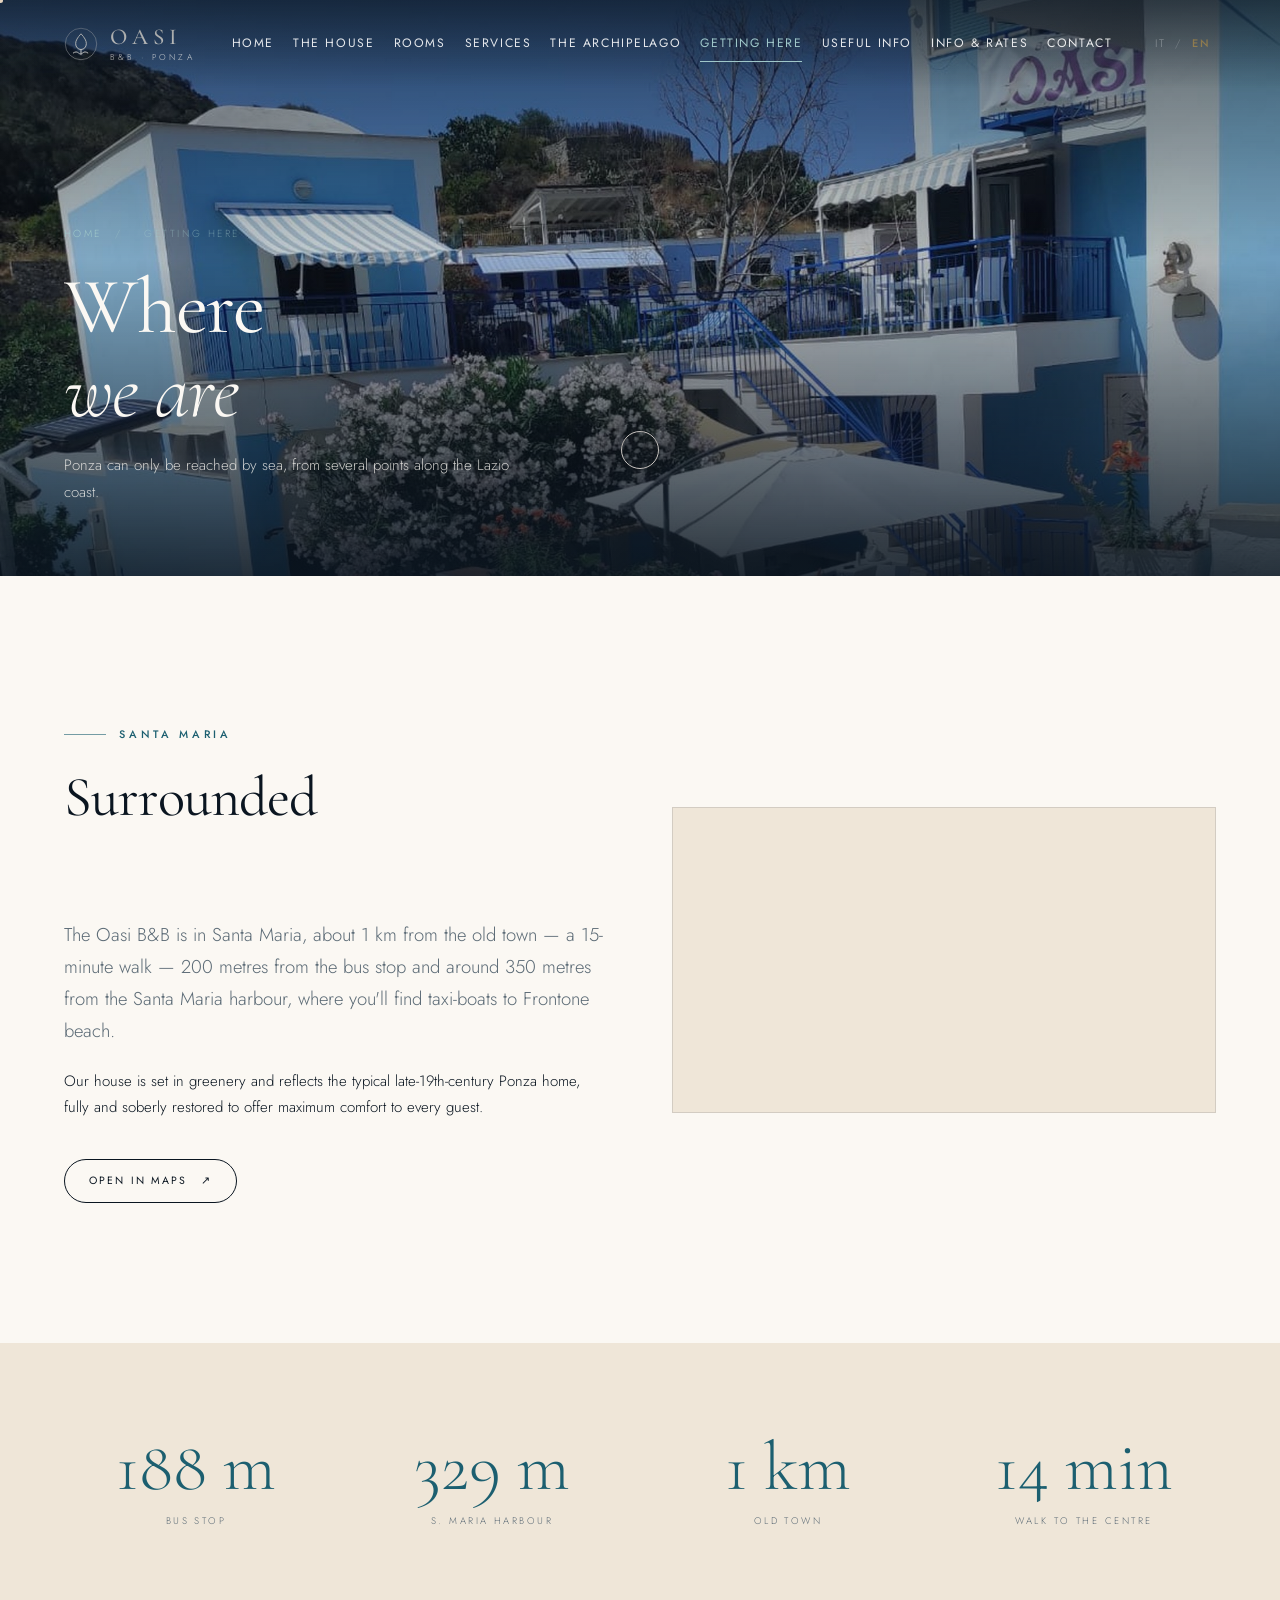
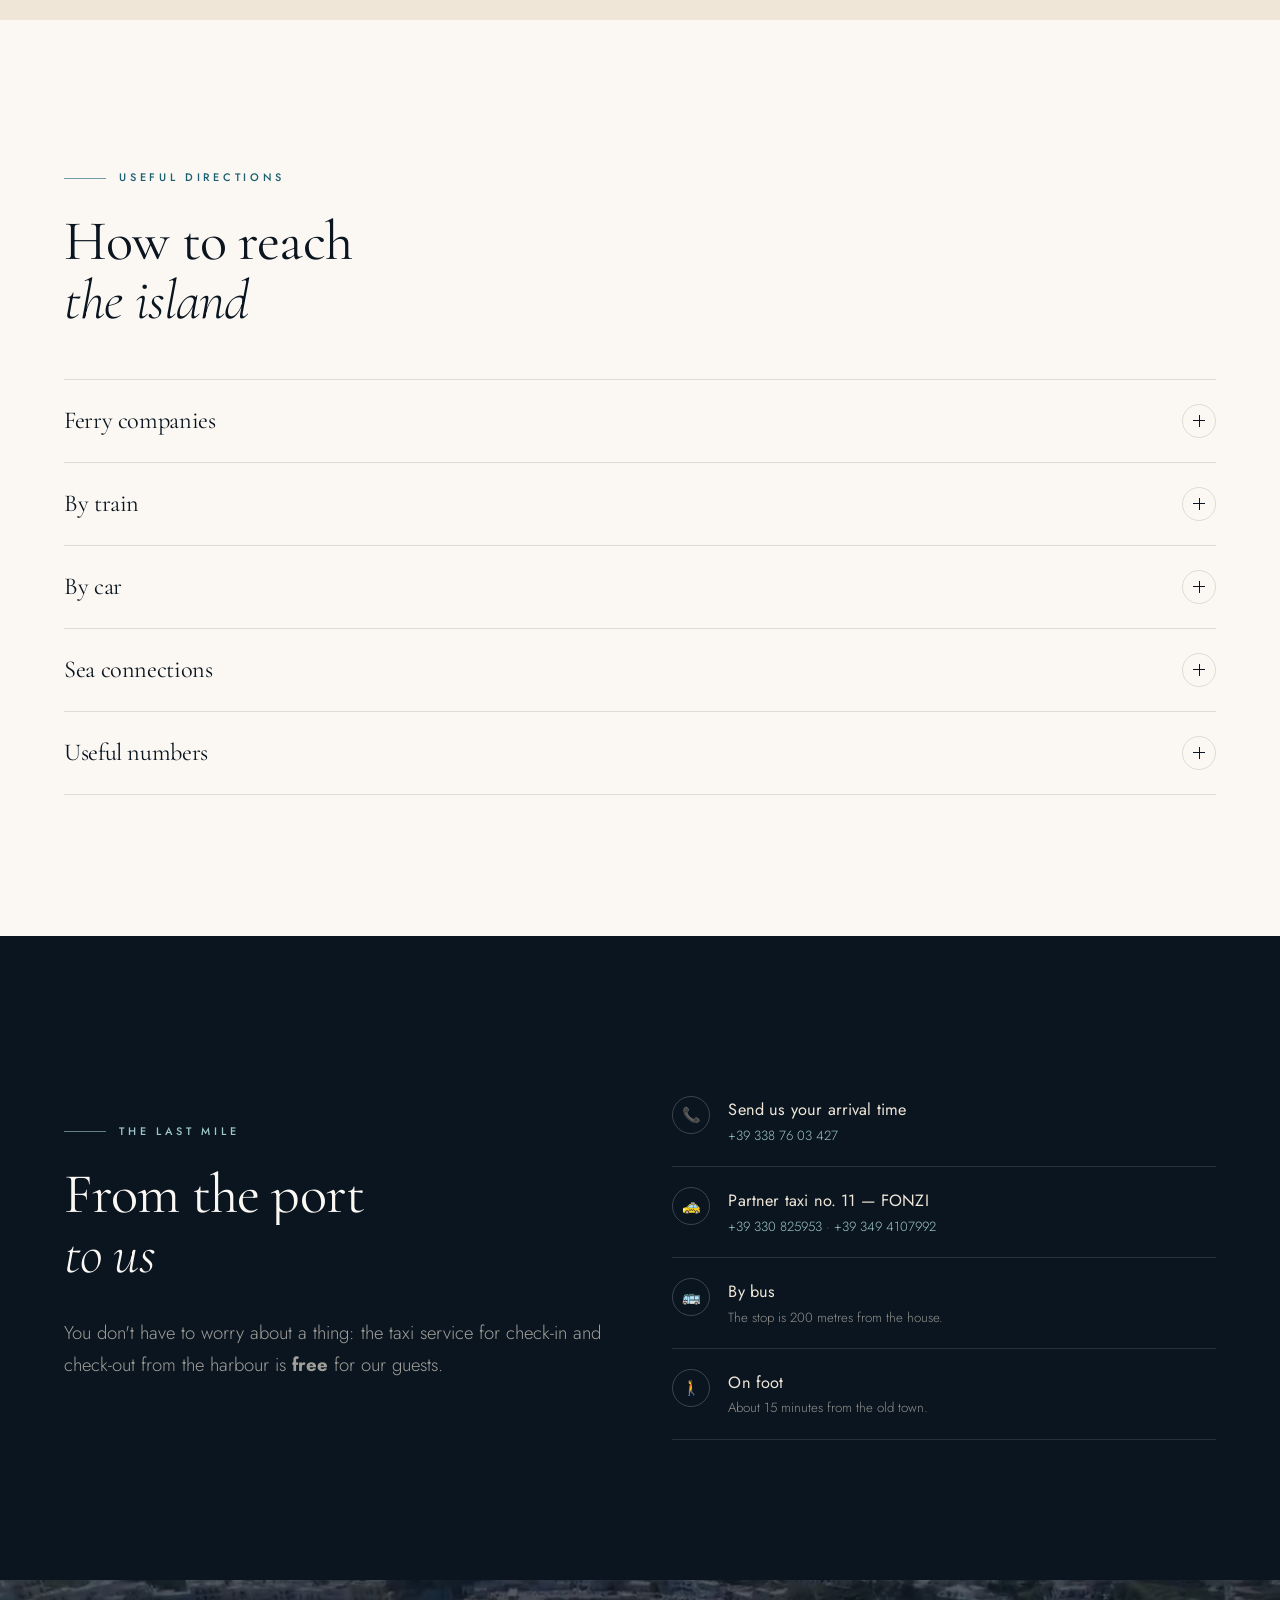
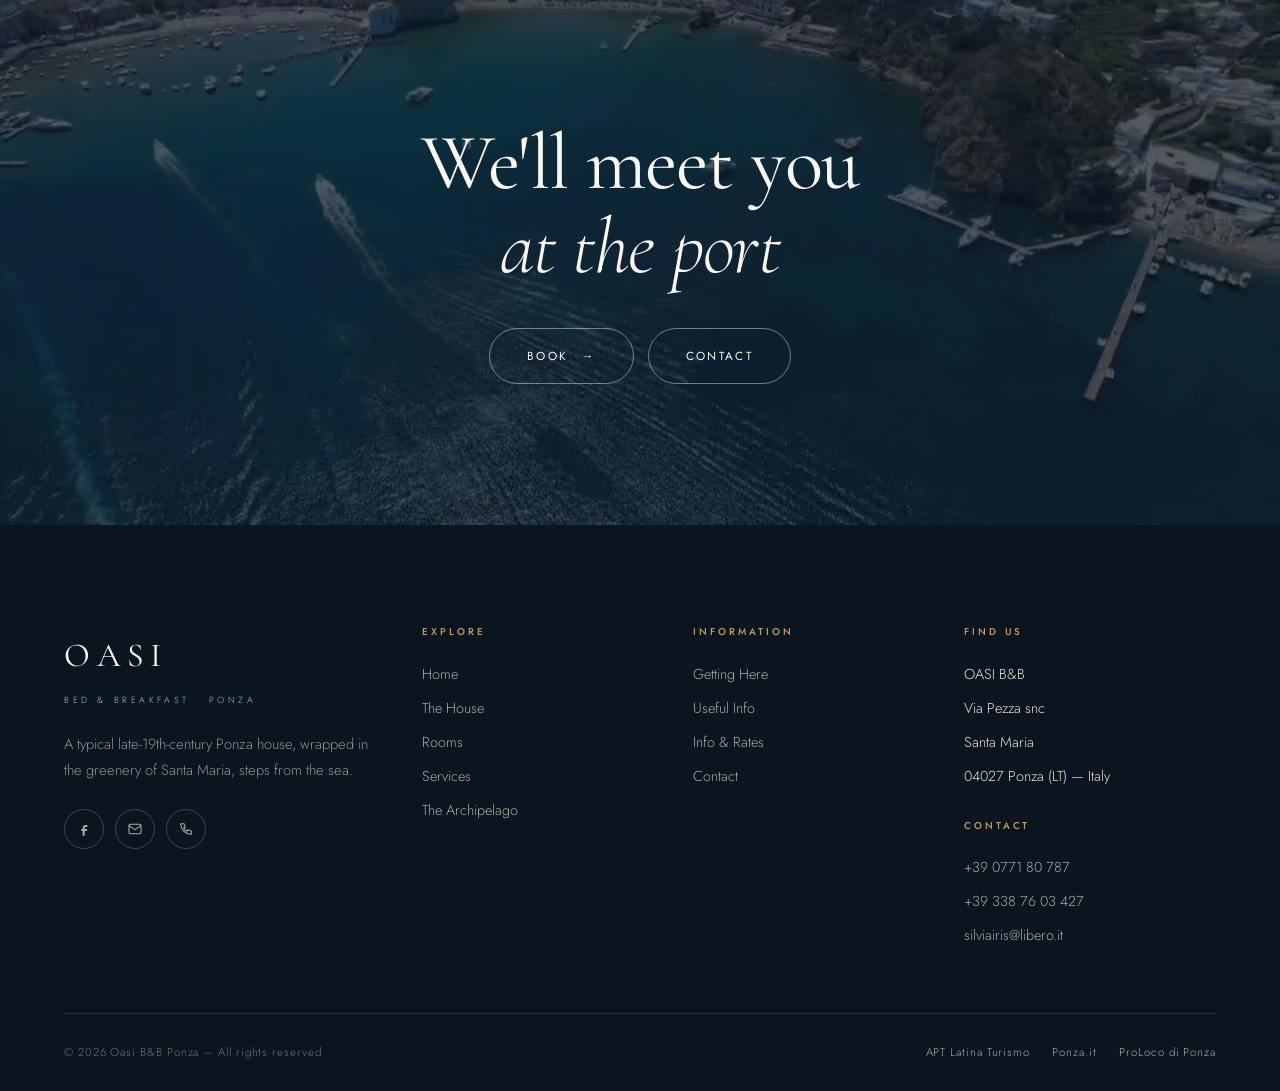
<file: come-raggiungerci.html>
<!DOCTYPE html>
<html lang="it">
<head>
<meta charset="utf-8">
<meta name="viewport" content="width=device-width,initial-scale=1">
<title>Come raggiungerci | Oasi B&amp;B Ponza</title>
<meta name="description" content="Come arrivare a Ponza e al B&amp;B Oasi: compagnie di navigazione da Formia, Terracina e Anzio, indicazioni in auto e in treno, numeri utili.">
<link rel="stylesheet" href="assets/css/style.css">
<link rel="icon" href="data:image/svg+xml,%3Csvg xmlns='http://www.w3.org/2000/svg' viewBox='0 0 40 40'%3E%3Ccircle cx='20' cy='20' r='19' fill='%230a1520'/%3E%3Ctext x='20' y='27' font-family='Georgia' font-size='19' fill='%239fc7c9' text-anchor='middle'%3EO%3C/text%3E%3C/svg%3E">
</head>
<body>

<div id="loader"><div class="loader-mark">
  <span class="lm-name"><span>O</span><span style="animation-delay:.06s">A</span><span style="animation-delay:.12s">S</span><span style="animation-delay:.18s">I</span></span>
  <div class="loader-bar"><i></i></div><div class="loader-sub">Ponza · Isole Pontine</div>
</div></div>

<div id="site-header"></div>

<section class="phero">
  <div class="phero-img" data-parallax="0.12" style="background-image:url('assets/img/hero/03-facciata-oasi.jpg')"></div>
  <div class="phero-in">
    <p class="crumbs" data-reveal>Home <span>/</span> <span data-lang="it">Come raggiungerci</span><span data-lang="en">Getting here</span></p>
    <h1 class="h1">
      <span class="split-line"><span data-lang="it">Dove</span><span data-lang="en">Where</span></span>
      <span class="split-line"><span class="serif-italic" data-lang="it">siamo</span><span class="serif-italic" data-lang="en">we are</span></span>
    </h1>
    <p class="sub" data-reveal data-reveal-delay="220">
      <span data-lang="it">L&rsquo;isola di Ponza è raggiungibile solo via mare, da diverse zone del litorale laziale.</span>
      <span data-lang="en">Ponza can only be reached by sea, from several points along the Lazio coast.</span>
    </p>
  </div>
</section>

<!-- ---------- Posizione ---------- -->
<section class="sec">
  <div class="wrap split">
    <div>
      <p class="eyebrow" data-reveal><span data-lang="it">Località Santa Maria</span><span data-lang="en">Santa Maria</span></p>
      <h2 class="h2">
        <span class="split-line"><span data-lang="it">Immersi</span><span data-lang="en">Surrounded</span></span>
        <span class="split-line"><span class="serif-italic" data-lang="it">nel verde</span><span class="serif-italic" data-lang="en">by greenery</span></span>
      </h2>
      <div class="mt-2" data-reveal data-reveal-delay="140">
        <p class="lede" data-lang="it">Il B&amp;B Oasi è situato in località Santa Maria a circa 1 km dal centro storico — 15 minuti a piedi — a 200 metri dalla fermata dell&rsquo;autobus e a circa 350 metri dal porticciolo di Santa Maria, dove è possibile trovare i taxi-boat per la spiaggia di Frontone.</p>
        <p class="lede" data-lang="en">The Oasi B&amp;B is in Santa Maria, about 1 km from the old town — a 15-minute walk — 200 metres from the bus stop and around 350 metres from the Santa Maria harbour, where you'll find taxi-boats to Frontone beach.</p>
        <p data-lang="it">La nostra struttura è immersa nel verde e rispecchia la tipica casa ponzese di fine &rsquo;800, completamente e sobriamente ristrutturata per offrire il massimo comfort a tutti i propri ospiti.</p>
        <p data-lang="en">Our house is set in greenery and reflects the typical late-19th-century Ponza home, fully and soberly restored to offer maximum comfort to every guest.</p>
      </div>
      <div class="hero-cta">
        <a class="btn btn-sm" href="https://www.google.com/maps/search/?api=1&query=Via+Pezza+Santa+Maria+Ponza+LT" target="_blank" rel="noopener"><span data-lang="it">Apri in Maps</span><span data-lang="en">Open in Maps</span><span class="ar">↗</span></a>
      </div>
    </div>
    <div class="mapbox" data-reveal="fade">
      <iframe title="Mappa Oasi B&amp;B Ponza" loading="lazy" referrerpolicy="no-referrer-when-downgrade"
        src="https://www.openstreetmap.org/export/embed.html?bbox=12.940%2C40.905%2C12.985%2C40.930&amp;layer=mapnik&amp;marker=40.9175%2C12.9620"></iframe>
    </div>
  </div>
</section>

<!-- ---------- Distanze ---------- -->
<section class="sec-sm sand">
  <div class="wrap">
    <div class="stats stagger">
      <div class="stat"><b><span data-count="200" data-suffix=" m">0</span></b><span data-lang="it">fermata autobus</span><span data-lang="en">bus stop</span></div>
      <div class="stat"><b><span data-count="350" data-suffix=" m">0</span></b><span data-lang="it">porticciolo S. Maria</span><span data-lang="en">S. Maria harbour</span></div>
      <div class="stat"><b><span data-count="1" data-suffix=" km">0</span></b><span data-lang="it">centro storico</span><span data-lang="en">old town</span></div>
      <div class="stat"><b><span data-count="15" data-suffix=" min">0</span></b><span data-lang="it">a piedi dal centro</span><span data-lang="en">walk to the centre</span></div>
    </div>
  </div>
</section>

<!-- ---------- Come arrivare ---------- -->
<section class="sec">
  <div class="wrap">
    <div style="max-width:52ch;margin-bottom:3rem">
      <p class="eyebrow" data-reveal><span data-lang="it">Indicazioni utili</span><span data-lang="en">Useful directions</span></p>
      <h2 class="h2"><span class="split-line"><span data-lang="it">Come arrivare</span><span data-lang="en">How to reach</span></span><span class="split-line"><span class="serif-italic" data-lang="it">sull&rsquo;isola</span><span class="serif-italic" data-lang="en">the island</span></span></h2>
    </div>

    <div class="acc">
      <div class="acc-item"><button class="acc-head" type="button"><h3 data-lang="it">Compagnie di navigazione</h3><h3 data-lang="en">Ferry companies</h3><span class="pm"></span></button>
        <div class="acc-body"><div class="acc-body-in">
          <ul class="dir">
            <li><b>Laziomar</b><span><a href="https://www.laziomar.it" target="_blank" rel="noopener">laziomar.it</a></span></li>
            <li><b>Vetor</b><span><a href="https://www.vetor.it" target="_blank" rel="noopener">vetor.it</a></span></li>
            <li><b>Navigazione Libera del Golfo (NLG)</b><span><a href="https://www.navlib.it" target="_blank" rel="noopener">navlib.it</a></span></li>
          </ul>
        </div></div></div>

      <div class="acc-item"><button class="acc-head" type="button"><h3 data-lang="it">In treno</h3><h3 data-lang="en">By train</h3><span class="pm"></span></button>
        <div class="acc-body"><div class="acc-body-in">
          <p class="muted mb-0" data-lang="it">I porti sono posizionati nelle zone limitrofe alle stazioni di <b>Anzio</b> e <b>Formia-Gaeta</b>.</p>
          <p class="muted mb-0" data-lang="en">The ports are located close to the <b>Anzio</b> and <b>Formia-Gaeta</b> railway stations.</p>
        </div></div></div>

      <div class="acc-item"><button class="acc-head" type="button"><h3 data-lang="it">In auto</h3><h3 data-lang="en">By car</h3><span class="pm"></span></button>
        <div class="acc-body"><div class="acc-body-in">
          <div class="steps">
            <div class="step"><b>Formia</b><p data-lang="it">Autostrada del Sole A1 Roma–Napoli, uscita per Cassino, proseguire per la SP fino a Formia.</p><p data-lang="en">A1 Rome–Naples motorway, exit at Cassino, then follow the provincial road to Formia.</p></div>
            <div class="step"><b>Anzio</b><p data-lang="it">Dal GRA uscita 26 (SS148 Pontina) direzione Latina, proseguire per circa 30 km fino allo svincolo per Anzio–Nettuno (SS207 Nettunense).</p><p data-lang="en">From the Rome ring road (GRA) take exit 26 (SS148 Pontina) towards Latina, continue about 30 km to the Anzio–Nettuno junction (SS207 Nettunense).</p></div>
            <div class="step"><b>Terracina</b><p data-lang="it">Dal GRA uscita 26 (SS148 Pontina) direzione Latina, proseguire fino a Terracina, oppure percorrendo la Via Appia.</p><p data-lang="en">From the GRA take exit 26 (SS148 Pontina) towards Latina and continue to Terracina, or follow the Via Appia.</p></div>
          </div>
        </div></div></div>

      <div class="acc-item"><button class="acc-head" type="button"><h3 data-lang="it">Collegamenti marittimi</h3><h3 data-lang="en">Sea connections</h3><span class="pm"></span></button>
        <div class="acc-body"><div class="acc-body-in">
          <ul class="dir">
            <li><b>Formia</b><span>LAZIOMAR (nave, aliscafo) · VETOR (aliscafo)</span></li>
            <li><b>Terracina</b><span>LAZIOMAR (nave) · NLG (aliscafo JET)</span></li>
            <li><b>Anzio</b><span>LAZIOMAR (aliscafo) · VETOR (aliscafo)</span></li>
          </ul>
        </div></div></div>

      <div class="acc-item"><button class="acc-head" type="button"><h3 data-lang="it">Numeri utili</h3><h3 data-lang="en">Useful numbers</h3><span class="pm"></span></button>
        <div class="acc-body"><div class="acc-body-in">
          <ul class="dir">
            <li><b>Formia — LAZIOMAR</b><span><a href="tel:+39077123800">0771 23800</a> · <a href="tel:+39077180565">0771 80565</a></span></li>
            <li><b>Formia — VETOR</b><span><a href="tel:+390771700710">0771 700710</a> · <a href="tel:+39077180549">0771 80549</a></span></li>
            <li><b>Terracina — LAZIOMAR</b><span><a href="tel:+390773790055">0773 790055</a></span></li>
            <li><b>Terracina — NLG</b><span><a href="tel:+390814203538">081 4203538</a> · <a href="tel:+393483706673">348 3706673</a></span></li>
            <li><b>Anzio — LAZIOMAR</b><span><a href="tel:+390668600083">06 68600083</a> · <a href="tel:+39077180565">0771 80565</a></span></li>
            <li><b>Anzio — VETOR</b><span><a href="tel:+39069845004">06 9845004</a> · <a href="tel:+39077180549">0771 80549</a></span></li>
          </ul>
        </div></div></div>
    </div>
  </div>
</section>

<!-- ---------- Ultimo miglio ---------- -->
<section class="sec dark">
  <div class="wrap split">
    <div>
      <p class="eyebrow is-light" data-reveal><span data-lang="it">L&rsquo;ultimo miglio</span><span data-lang="en">The last mile</span></p>
      <h2 class="h2"><span class="split-line"><span data-lang="it">Dal porto</span><span data-lang="en">From the port</span></span><span class="split-line"><span class="serif-italic" data-lang="it">a noi</span><span class="serif-italic" data-lang="en">to us</span></span></h2>
      <div class="mt-2" data-reveal data-reveal-delay="140">
        <p class="lede" data-lang="it">Non dovete preoccuparvi di nulla: il servizio taxi per il check-in e il check-out dal porto è <b>gratuito</b> per i nostri ospiti.</p>
        <p class="lede" data-lang="en">You don't have to worry about a thing: the taxi service for check-in and check-out from the harbour is <b>free</b> for our guests.</p>
      </div>
    </div>
    <div class="stagger">
      <div class="svc"><span class="ico">📞</span><span><b data-lang="it">Avvisateci dell&rsquo;orario</b><b data-lang="en">Send us your arrival time</b><small><a href="tel:+393387603427" style="color:var(--foam)">+39 338 76 03 427</a></small></span></div>
      <div class="svc"><span class="ico">🚕</span><span><b data-lang="it">Taxi convenzionato n° 11 — FONZI</b><b data-lang="en">Partner taxi no. 11 — FONZI</b><small><a href="tel:+39330825953" style="color:var(--foam)">+39 330 825953</a> · <a href="tel:+393494107992" style="color:var(--foam)">+39 349 4107992</a></small></span></div>
      <div class="svc"><span class="ico">🚌</span><span><b data-lang="it">In autobus</b><b data-lang="en">By bus</b><small data-lang="it">La fermata è a 200 metri dalla struttura.</small><small data-lang="en">The stop is 200 metres from the house.</small></span></div>
      <div class="svc"><span class="ico">🚶</span><span><b data-lang="it">A piedi</b><b data-lang="en">On foot</b><small data-lang="it">Circa 15 minuti dal centro storico.</small><small data-lang="en">About 15 minutes from the old town.</small></span></div>
    </div>
  </div>
</section>

<section class="cta">
  <div class="cta-bg" data-parallax="0.1" style="background-image:url('assets/video/drone-hero.jpg')"></div>
  <div class="cta-in wrap">
    <h2 class="h1" data-reveal><span data-lang="it">Vi aspettiamo<br><span class="serif-italic">al porto</span></span><span data-lang="en">We'll meet you<br><span class="serif-italic">at the port</span></span></h2>
    <div class="hero-cta" style="justify-content:center" data-reveal data-reveal-delay="180">
      <a class="btn btn-ghost" href="info-e-prezzi.html"><span data-lang="it">Prenota</span><span data-lang="en">Book</span><span class="ar">→</span></a>
      <a class="btn btn-ghost" href="contatti.html"><span data-lang="it">Contatti</span><span data-lang="en">Contact</span></a>
    </div>
  </div>
</section>

<div id="site-footer"></div>
<script src="assets/js/site.js"></script>
</body>
</html>
</file>
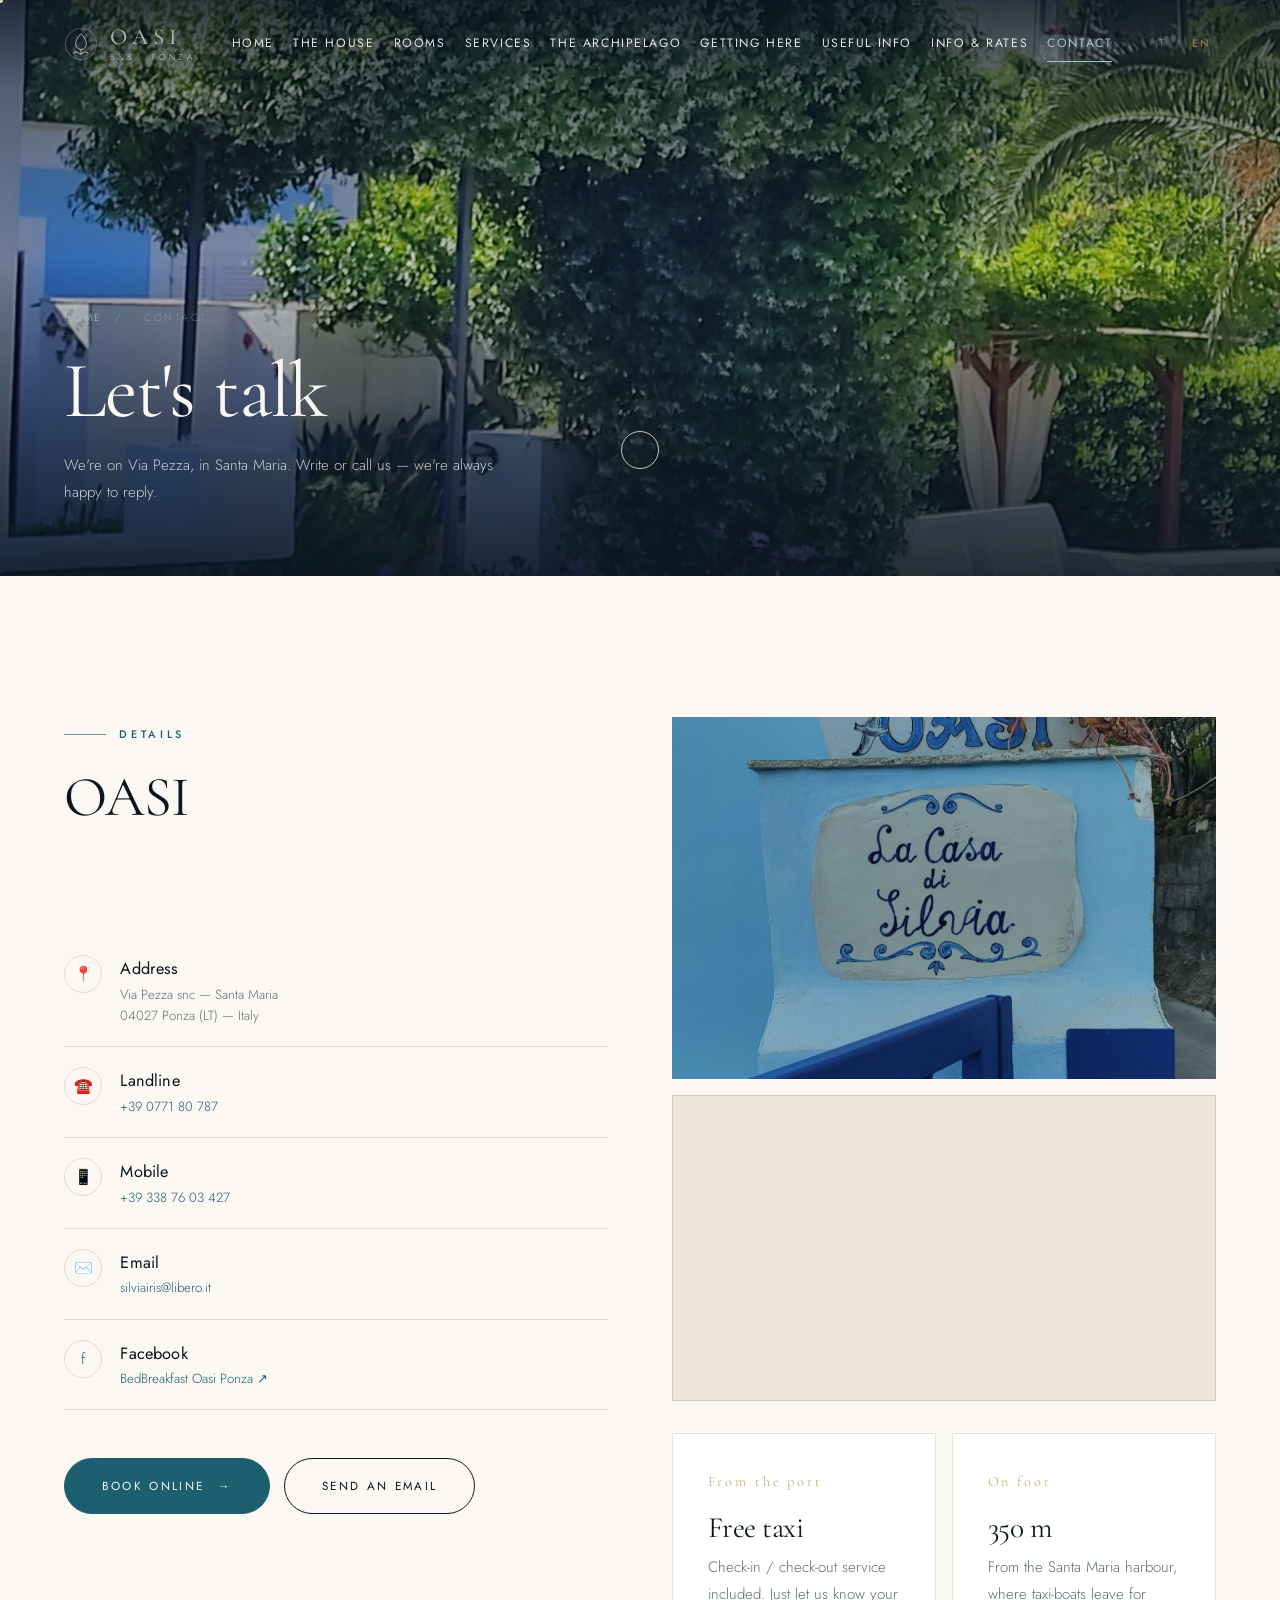
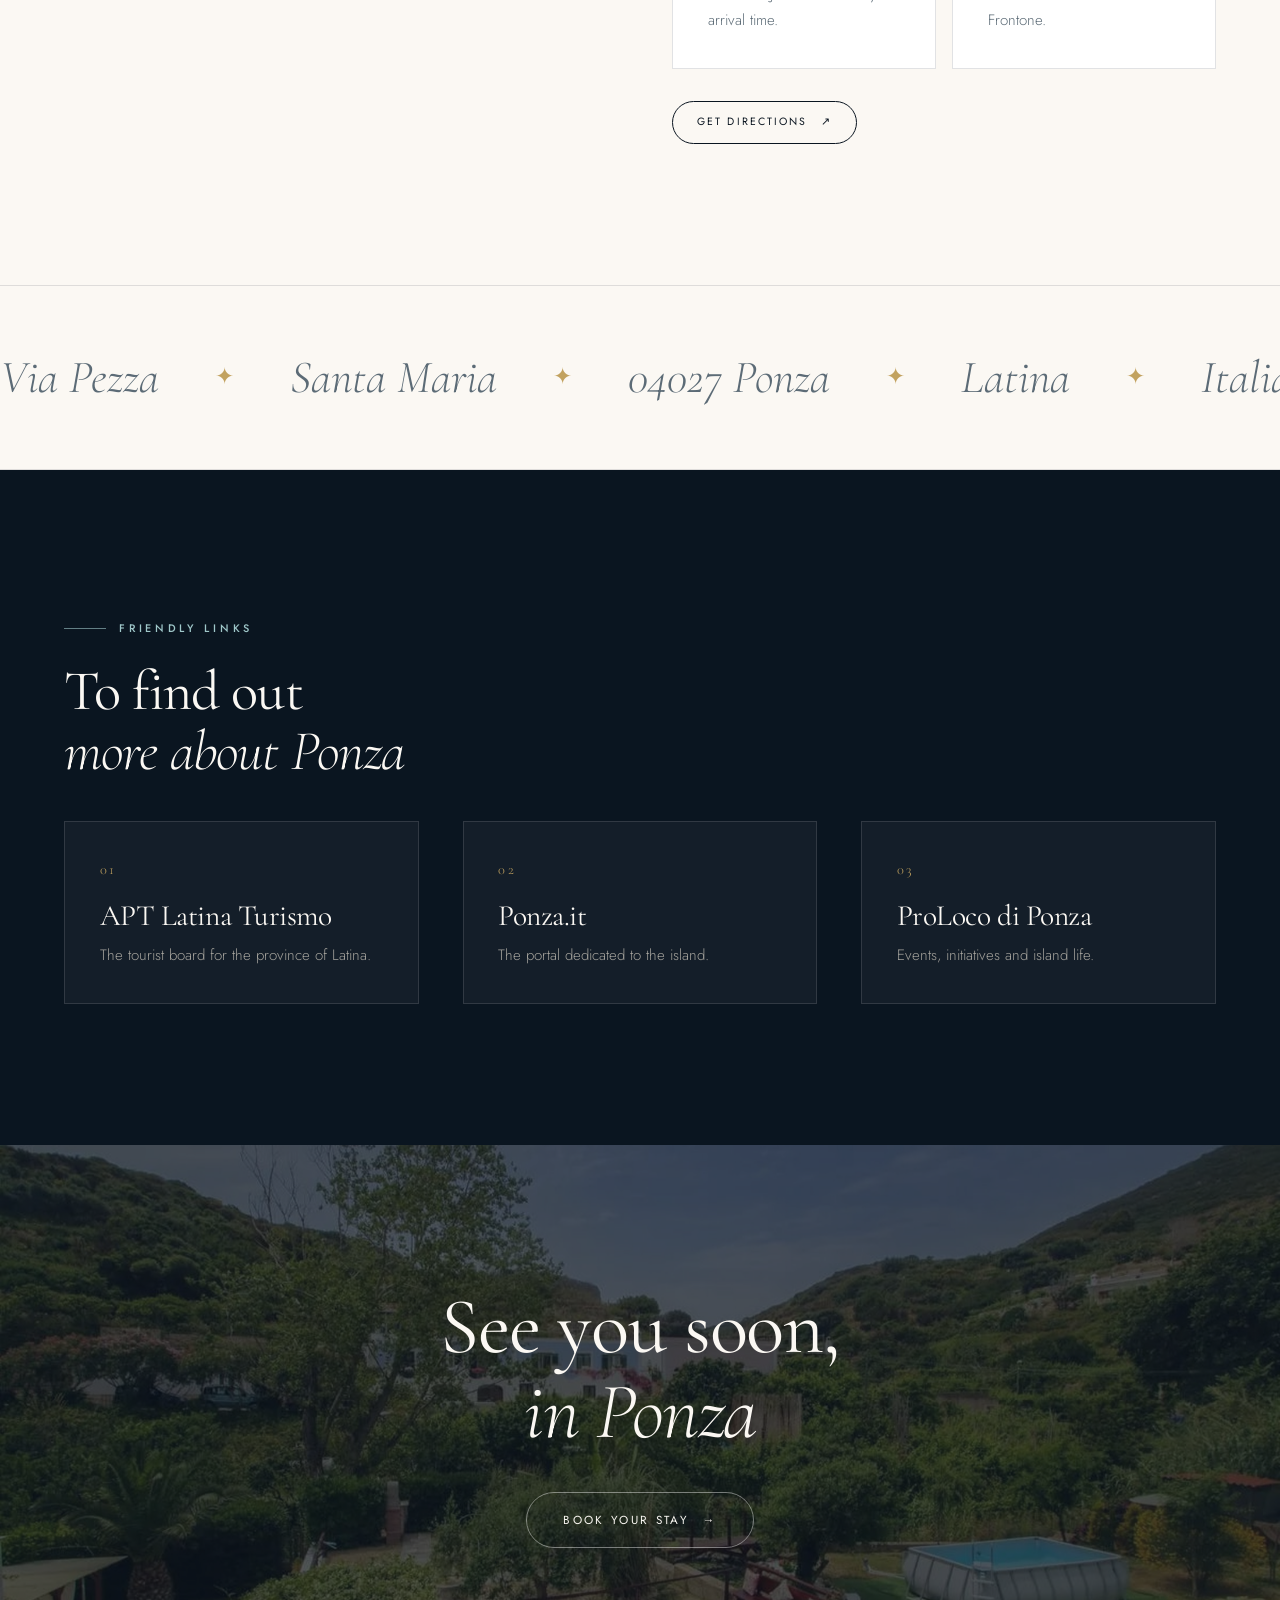
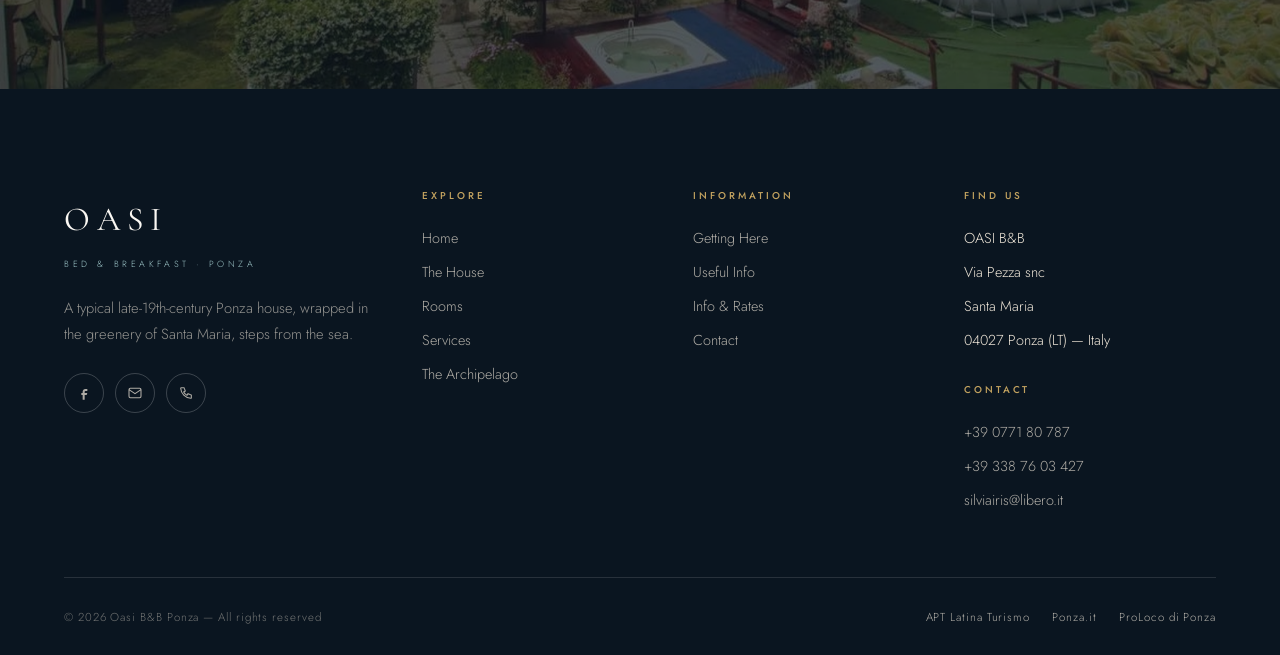
<file: contatti.html>
<!DOCTYPE html>
<html lang="it">
<head>
<meta charset="utf-8">
<meta name="viewport" content="width=device-width,initial-scale=1">
<title>Contatti | Oasi B&amp;B Ponza</title>
<meta name="description" content="Contatta l'Oasi B&amp;B di Ponza: Via Pezza, Località Santa Maria, 04027 Ponza (LT). Tel +39 0771 80787, mobile +39 338 7603427, silviairis@libero.it">
<link rel="stylesheet" href="assets/css/style.css">
<link rel="icon" href="data:image/svg+xml,%3Csvg xmlns='http://www.w3.org/2000/svg' viewBox='0 0 40 40'%3E%3Ccircle cx='20' cy='20' r='19' fill='%230a1520'/%3E%3Ctext x='20' y='27' font-family='Georgia' font-size='19' fill='%239fc7c9' text-anchor='middle'%3EO%3C/text%3E%3C/svg%3E">
</head>
<body>

<div id="loader"><div class="loader-mark">
  <span class="lm-name"><span>O</span><span style="animation-delay:.06s">A</span><span style="animation-delay:.12s">S</span><span style="animation-delay:.18s">I</span></span>
  <div class="loader-bar"><i></i></div><div class="loader-sub">Ponza · Isole Pontine</div>
</div></div>

<div id="site-header"></div>

<section class="phero">
  <div class="phero-img" data-parallax="0.12" style="background-image:url('assets/img/hero/06-arco-divani.jpg')"></div>
  <div class="phero-in">
    <p class="crumbs" data-reveal>Home <span>/</span> <span data-lang="it">Contatti</span><span data-lang="en">Contact</span></p>
    <h1 class="h1">
      <span class="split-line"><span data-lang="it">Parliamone</span><span data-lang="en">Let's talk</span></span>
    </h1>
    <p class="sub" data-reveal data-reveal-delay="220">
      <span data-lang="it">Siamo a Via Pezza, in località Santa Maria. Scriveteci o chiamateci: rispondiamo volentieri.</span>
      <span data-lang="en">We're on Via Pezza, in Santa Maria. Write or call us — we're always happy to reply.</span>
    </p>
  </div>
</section>

<section class="sec">
  <div class="wrap split" style="align-items:flex-start">
    <div>
      <p class="eyebrow" data-reveal><span data-lang="it">Dettagli</span><span data-lang="en">Details</span></p>
      <h2 class="h2">
        <span class="split-line">OASI</span>
        <span class="split-line"><span class="serif-italic">Bed &amp; Breakfast</span></span>
      </h2>

      <div class="mt-3 stagger">
        <div class="svc"><span class="ico">📍</span><span>
          <b data-lang="it">Indirizzo</b><b data-lang="en">Address</b>
          <small>Via Pezza snc — <span data-lang="it">Località Santa Maria</span><span data-lang="en">Santa Maria</span><br>04027 Ponza (LT) — Italy</small></span></div>

        <div class="svc"><span class="ico">☎️</span><span>
          <b data-lang="it">Telefono fisso</b><b data-lang="en">Landline</b>
          <small><a href="tel:+390771808787" style="color:var(--sea)">+39 0771 80 787</a></small></span></div>

        <div class="svc"><span class="ico">📱</span><span>
          <b data-lang="it">Telefono mobile</b><b data-lang="en">Mobile</b>
          <small><a href="tel:+393387603427" style="color:var(--sea)">+39 338 76 03 427</a></small></span></div>

        <div class="svc"><span class="ico">✉️</span><span>
          <b>Email</b>
          <small><a href="mailto:silviairis@libero.it" style="color:var(--sea)">silviairis@libero.it</a></small></span></div>

        <div class="svc"><span class="ico">f</span><span>
          <b>Facebook</b>
          <small><a href="https://www.facebook.com/bedbreakfastoasi.ponza" target="_blank" rel="noopener" style="color:var(--sea)">BedBreakfast Oasi Ponza ↗</a></small></span></div>
      </div>

      <div class="hero-cta mt-3">
        <a class="btn btn-fill" href="info-e-prezzi.html"><span data-lang="it">Prenota online</span><span data-lang="en">Book online</span><span class="ar">→</span></a>
        <a class="btn" href="mailto:silviairis@libero.it"><span data-lang="it">Scrivi una email</span><span data-lang="en">Send an email</span></a>
      </div>
    </div>

    <div>
      <div class="clipwrap ratio-32" data-reveal="fade" style="margin-bottom:1rem">
        <div class="bgimg" data-parallax="0.06" style="background-image:url('assets/img/esterni/insegna-oasi.jpg');background-position:center 38%;inset:-8% 0"></div>
      </div>
      <div class="mapbox" data-reveal="fade">
        <iframe title="Mappa Oasi B&amp;B Ponza" loading="lazy" referrerpolicy="no-referrer-when-downgrade"
          src="https://www.openstreetmap.org/export/embed.html?bbox=12.940%2C40.905%2C12.985%2C40.930&amp;layer=mapnik&amp;marker=40.9175%2C12.9620"></iframe>
      </div>
      <div class="grid g-2 mt-2" style="gap:1rem">
        <div class="card" data-tilt data-reveal>
          <span class="num" data-lang="it">Dal porto</span><span class="num" data-lang="en">From the port</span>
          <h3 class="h3" data-lang="it">Taxi gratuito</h3><h3 class="h3" data-lang="en">Free taxi</h3>
          <p data-lang="it">Servizio check-in / check-out incluso. Avvisateci dell&rsquo;orario di arrivo.</p>
          <p data-lang="en">Check-in / check-out service included. Just let us know your arrival time.</p>
        </div>
        <div class="card" data-tilt data-reveal data-reveal-delay="120">
          <span class="num" data-lang="it">A piedi</span><span class="num" data-lang="en">On foot</span>
          <h3 class="h3">350 m</h3>
          <p data-lang="it">Dal porticciolo di Santa Maria, dove partono i taxi-boat per il Frontone.</p>
          <p data-lang="en">From the Santa Maria harbour, where taxi-boats leave for Frontone.</p>
        </div>
      </div>
      <div class="mt-2">
        <a class="btn btn-sm" href="https://www.google.com/maps/search/?api=1&query=Via+Pezza+Santa+Maria+Ponza+LT" target="_blank" rel="noopener"><span data-lang="it">Indicazioni stradali</span><span data-lang="en">Get directions</span><span class="ar">↗</span></a>
      </div>
    </div>
  </div>
</section>

<div class="marquee" aria-hidden="true">
  <div class="marquee-track">
    <span>Via Pezza</span><span>Santa Maria</span><span>04027 Ponza</span><span>Latina</span><span>Italia</span>
    <span>Via Pezza</span><span>Santa Maria</span><span>04027 Ponza</span><span>Latina</span><span>Italia</span>
  </div>
</div>

<section class="sec dark">
  <div class="wrap">
    <div style="max-width:52ch;margin-bottom:2.5rem">
      <p class="eyebrow is-light" data-reveal><span data-lang="it">Link amici</span><span data-lang="en">Friendly links</span></p>
      <h2 class="h2"><span class="split-line"><span data-lang="it">Per saperne</span><span data-lang="en">To find out</span></span><span class="split-line"><span class="serif-italic" data-lang="it">di più su Ponza</span><span class="serif-italic" data-lang="en">more about Ponza</span></span></h2>
    </div>
    <div class="grid g-3 stagger">
      <a class="card" href="http://www.latinaturismo.it/" target="_blank" rel="noopener" data-tilt>
        <span class="num">01</span><h3 class="h3">APT Latina Turismo</h3>
        <p data-lang="it">L&rsquo;ente turistico della provincia di Latina.</p><p data-lang="en">The tourist board for the province of Latina.</p></a>
      <a class="card" href="http://www.ponza.it/" target="_blank" rel="noopener" data-tilt>
        <span class="num">02</span><h3 class="h3">Ponza.it</h3>
        <p data-lang="it">Il portale dedicato all&rsquo;isola.</p><p data-lang="en">The portal dedicated to the island.</p></a>
      <a class="card" href="http://www.prolocodiponza.it/" target="_blank" rel="noopener" data-tilt>
        <span class="num">03</span><h3 class="h3">ProLoco di Ponza</h3>
        <p data-lang="it">Eventi, iniziative e vita dell&rsquo;isola.</p><p data-lang="en">Events, initiatives and island life.</p></a>
    </div>
  </div>
</section>

<section class="cta">
  <div class="cta-bg" data-parallax="0.1" style="background-image:url('assets/img/hero/01-giardino-piscina.jpg')"></div>
  <div class="cta-in wrap">
    <h2 class="h1" data-reveal><span data-lang="it">A presto,<br><span class="serif-italic">a Ponza</span></span><span data-lang="en">See you soon,<br><span class="serif-italic">in Ponza</span></span></h2>
    <div class="hero-cta" style="justify-content:center" data-reveal data-reveal-delay="180">
      <a class="btn btn-ghost" href="info-e-prezzi.html"><span data-lang="it">Prenota il soggiorno</span><span data-lang="en">Book your stay</span><span class="ar">→</span></a>
    </div>
  </div>
</section>

<div id="site-footer"></div>
<script src="assets/js/site.js"></script>
</body>
</html>
</file>
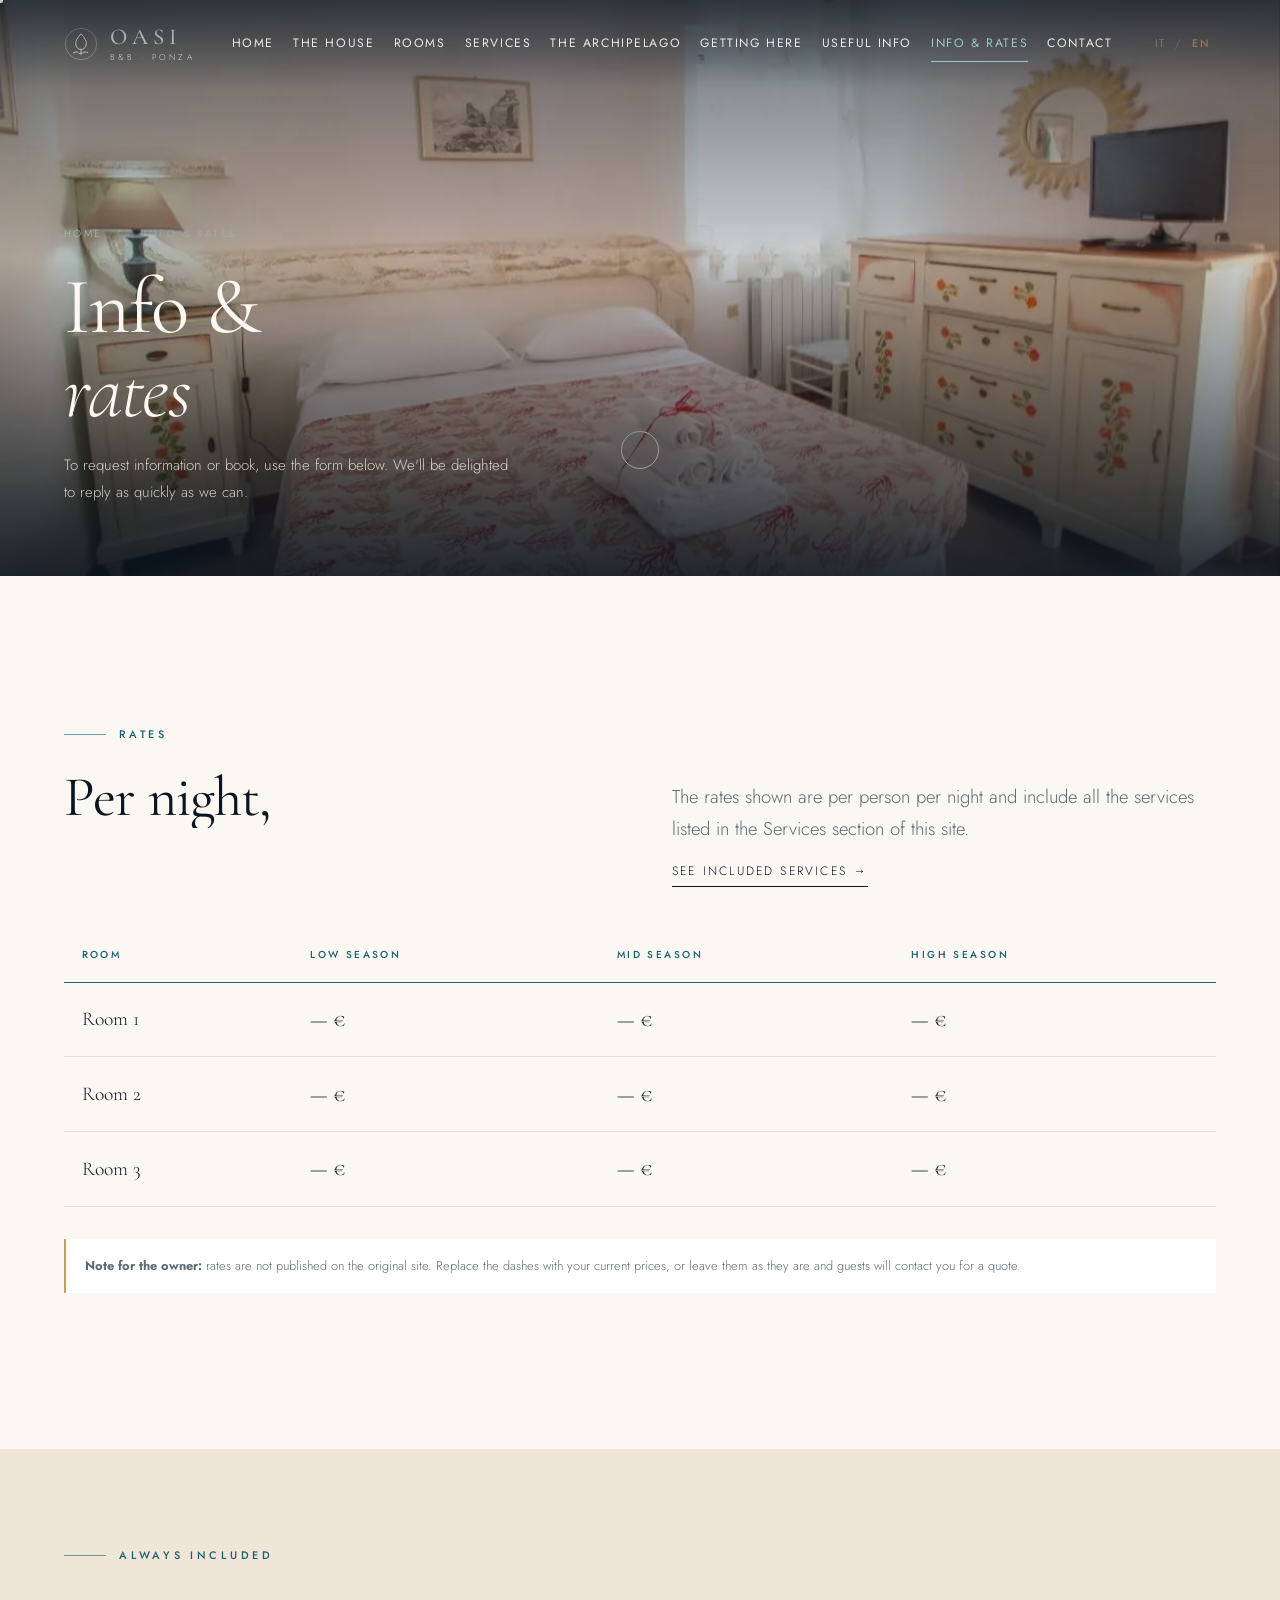
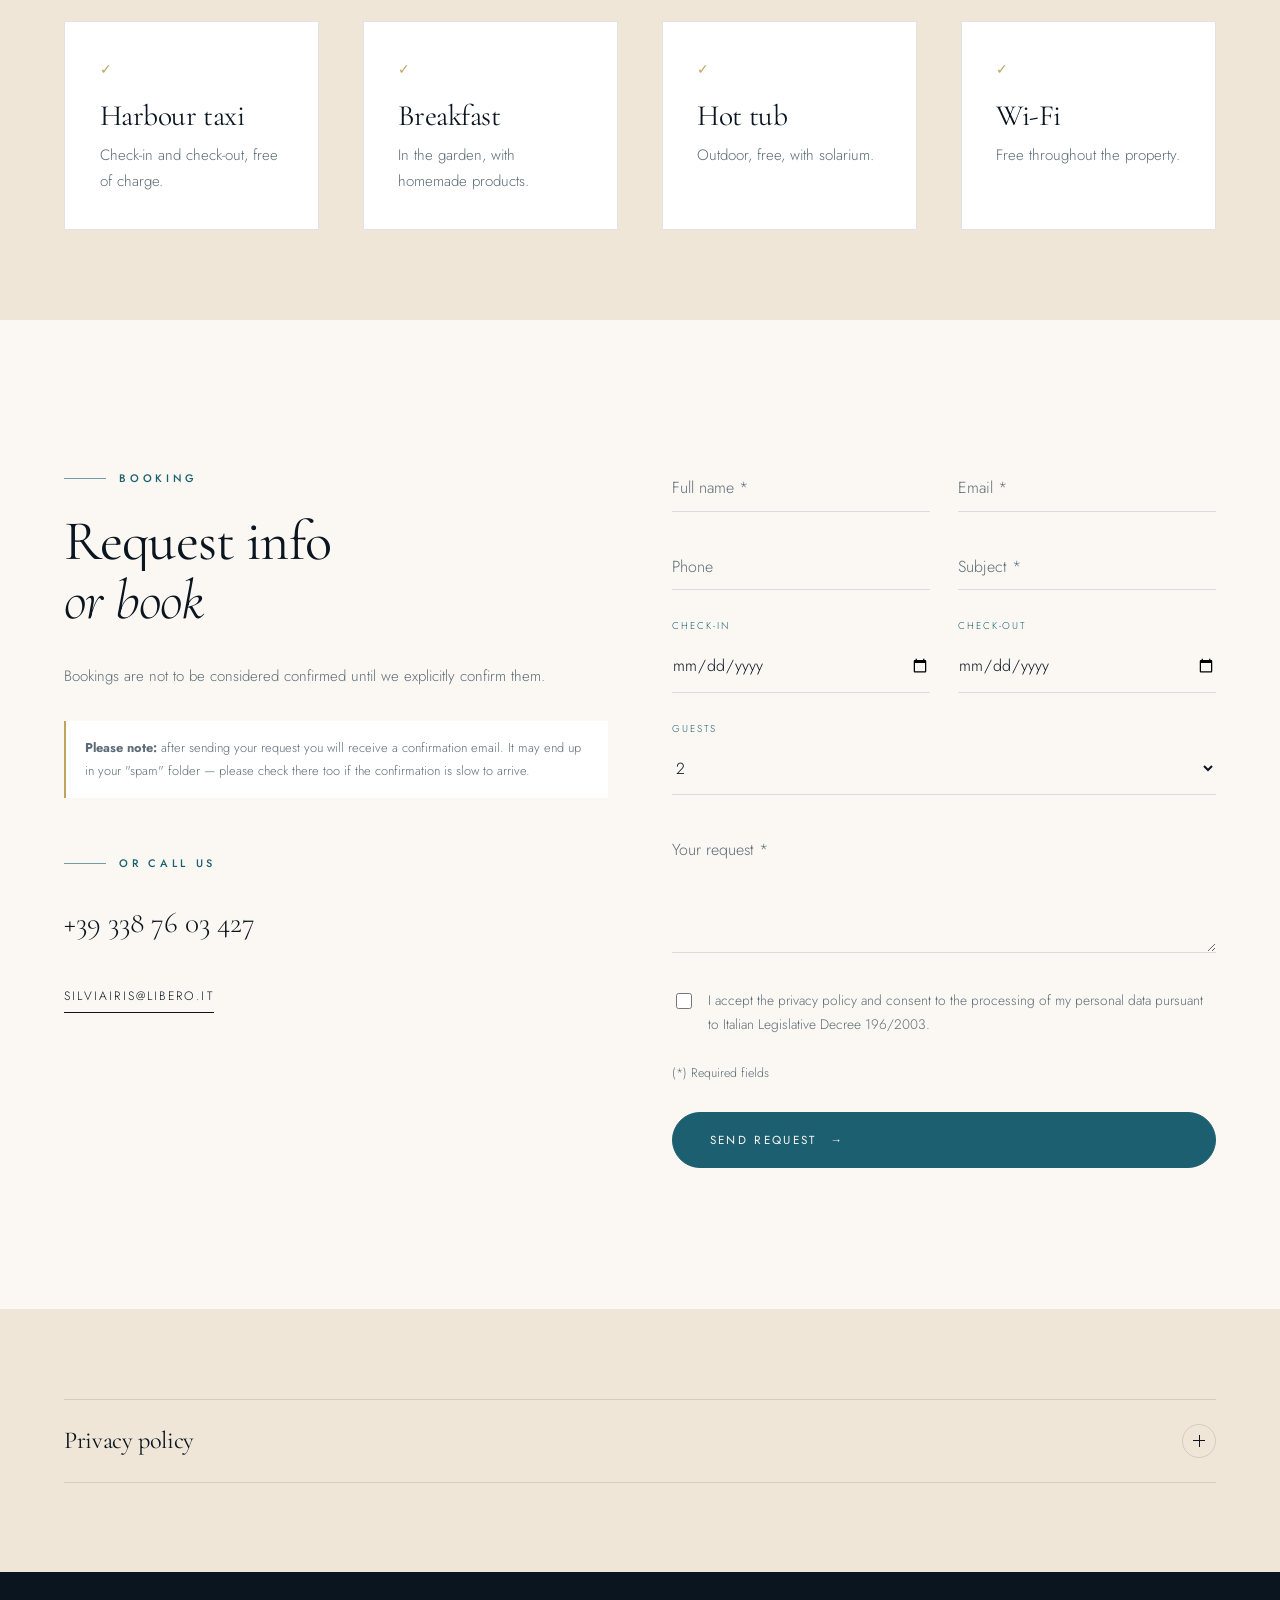
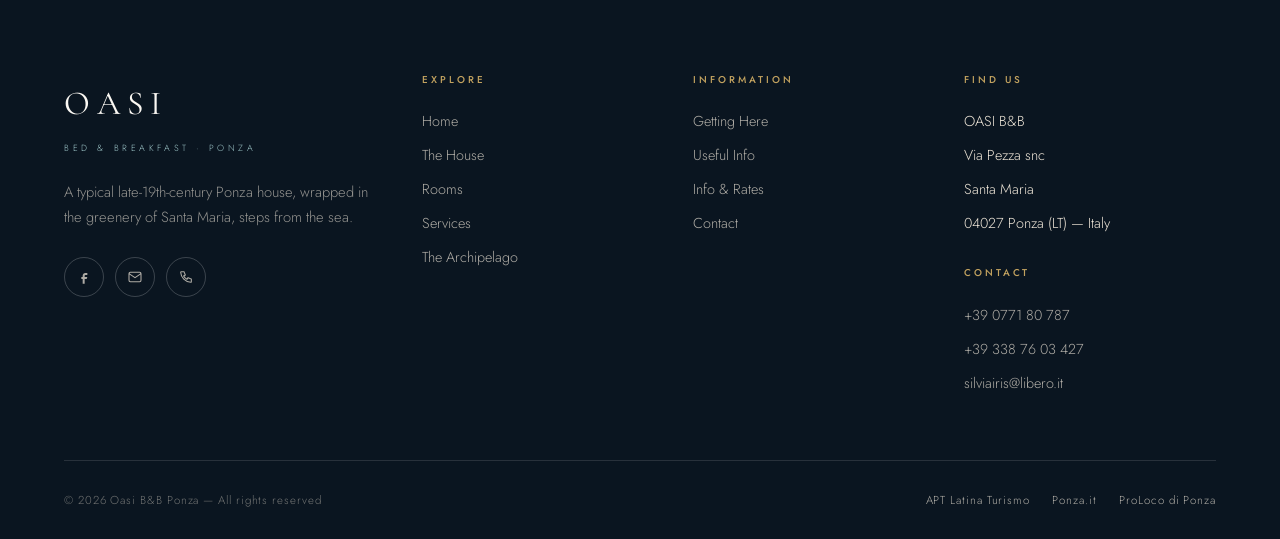
<file: info-e-prezzi.html>
<!DOCTYPE html>
<html lang="it">
<head>
<meta charset="utf-8">
<meta name="viewport" content="width=device-width,initial-scale=1">
<title>Info e Prezzi — Prenota | Oasi B&amp;B Ponza</title>
<meta name="description" content="Richiedi informazioni o prenota il tuo soggiorno all'Oasi B&amp;B di Ponza. Prezzi per bassa, media e alta stagione, a notte a persona, servizi inclusi.">
<link rel="stylesheet" href="assets/css/style.css">
<link rel="icon" href="data:image/svg+xml,%3Csvg xmlns='http://www.w3.org/2000/svg' viewBox='0 0 40 40'%3E%3Ccircle cx='20' cy='20' r='19' fill='%230a1520'/%3E%3Ctext x='20' y='27' font-family='Georgia' font-size='19' fill='%239fc7c9' text-anchor='middle'%3EO%3C/text%3E%3C/svg%3E">
</head>
<body>

<div id="loader"><div class="loader-mark">
  <span class="lm-name"><span>O</span><span style="animation-delay:.06s">A</span><span style="animation-delay:.12s">S</span><span style="animation-delay:.18s">I</span></span>
  <div class="loader-bar"><i></i></div><div class="loader-sub">Ponza · Isole Pontine</div>
</div></div>

<div id="site-header"></div>

<section class="phero">
  <div class="phero-img" data-parallax="0.12" style="background-image:url('assets/img/camere/camera-floreale.jpg')"></div>
  <div class="phero-in">
    <p class="crumbs" data-reveal>Home <span>/</span> <span data-lang="it">Info e Prezzi</span><span data-lang="en">Info &amp; Rates</span></p>
    <h1 class="h1">
      <span class="split-line"><span data-lang="it">Info e</span><span data-lang="en">Info &amp;</span></span>
      <span class="split-line"><span class="serif-italic" data-lang="it">prezzi</span><span class="serif-italic" data-lang="en">rates</span></span>
    </h1>
    <p class="sub" data-reveal data-reveal-delay="220">
      <span data-lang="it">Per richiedere informazioni o prenotare potete contattarci tramite il modulo qui sotto. Avremo il piacere di rispondervi nel minor tempo possibile.</span>
      <span data-lang="en">To request information or book, use the form below. We'll be delighted to reply as quickly as we can.</span>
    </p>
  </div>
</section>

<!-- ---------- Prezzi ---------- -->
<section class="sec">
  <div class="wrap">
    <div class="split" style="align-items:flex-end;margin-bottom:2.5rem">
      <div>
        <p class="eyebrow" data-reveal><span data-lang="it">Tariffe</span><span data-lang="en">Rates</span></p>
        <h2 class="h2">
          <span class="split-line"><span data-lang="it">A notte,</span><span data-lang="en">Per night,</span></span>
          <span class="split-line"><span class="serif-italic" data-lang="it">a persona</span><span class="serif-italic" data-lang="en">per person</span></span>
        </h2>
      </div>
      <div data-reveal data-reveal-delay="150">
        <p class="lede mb-0" data-lang="it">I prezzi indicati sono da intendersi a notte a persona e includono tutti i servizi a cui fa riferimento l&rsquo;apposita sezione del sito.</p>
        <p class="lede mb-0" data-lang="en">The rates shown are per person per night and include all the services listed in the Services section of this site.</p>
        <a class="link-u mt-1" href="servizi.html" style="display:inline-block"><span data-lang="it">Vedi i servizi inclusi</span><span data-lang="en">See included services</span> →</a>
      </div>
    </div>

    <div data-reveal="fade">
      <table class="ptable">
        <thead>
          <tr>
            <th><span data-lang="it">Camera</span><span data-lang="en">Room</span></th>
            <th><span data-lang="it">Bassa stagione</span><span data-lang="en">Low season</span></th>
            <th><span data-lang="it">Media stagione</span><span data-lang="en">Mid season</span></th>
            <th><span data-lang="it">Alta stagione</span><span data-lang="en">High season</span></th>
          </tr>
        </thead>
        <tbody>
          <tr>
            <td><span data-lang="it">Camera 1</span><span data-lang="en">Room 1</span></td>
            <td class="price">— €</td><td class="price">— €</td><td class="price">— €</td>
          </tr>
          <tr>
            <td><span data-lang="it">Camera 2</span><span data-lang="en">Room 2</span></td>
            <td class="price">— €</td><td class="price">— €</td><td class="price">— €</td>
          </tr>
          <tr>
            <td><span data-lang="it">Camera 3</span><span data-lang="en">Room 3</span></td>
            <td class="price">— €</td><td class="price">— €</td><td class="price">— €</td>
          </tr>
        </tbody>
      </table>
      <p class="form-note mt-2" data-lang="it"><b>Nota per la struttura:</b> le tariffe non sono pubblicate sul sito originale. Sostituite i trattini con gli importi aggiornati, oppure lasciateli così e i clienti vi contatteranno per un preventivo.</p>
      <p class="form-note mt-2" data-lang="en"><b>Note for the owner:</b> rates are not published on the original site. Replace the dashes with your current prices, or leave them as they are and guests will contact you for a quote.</p>
    </div>
  </div>
</section>

<!-- ---------- Incluso ---------- -->
<section class="sec-sm sand">
  <div class="wrap">
    <p class="eyebrow" data-reveal><span data-lang="it">Sempre incluso</span><span data-lang="en">Always included</span></p>
    <div class="grid g-4 mt-2 stagger">
      <div class="card"><span class="num">✓</span><h3 class="h3" data-lang="it">Taxi dal porto</h3><h3 class="h3" data-lang="en">Harbour taxi</h3><p data-lang="it">Check-in e check-out, gratuito.</p><p data-lang="en">Check-in and check-out, free of charge.</p></div>
      <div class="card"><span class="num">✓</span><h3 class="h3" data-lang="it">Colazione</h3><h3 class="h3" data-lang="en">Breakfast</h3><p data-lang="it">In giardino, con prodotti casarecci.</p><p data-lang="en">In the garden, with homemade products.</p></div>
      <div class="card"><span class="num">✓</span><h3 class="h3" data-lang="it">Idromassaggio</h3><h3 class="h3" data-lang="en">Hot tub</h3><p data-lang="it">Esterno, gratuito, con solarium.</p><p data-lang="en">Outdoor, free, with solarium.</p></div>
      <div class="card"><span class="num">✓</span><h3 class="h3">Wi-Fi</h3><p data-lang="it">Gratuito in tutta la struttura.</p><p data-lang="en">Free throughout the property.</p></div>
    </div>
  </div>
</section>

<!-- ---------- Form ---------- -->
<section class="sec" id="prenota">
  <div class="wrap split" style="align-items:flex-start">
    <div>
      <p class="eyebrow" data-reveal><span data-lang="it">Prenotazione</span><span data-lang="en">Booking</span></p>
      <h2 class="h2">
        <span class="split-line"><span data-lang="it">Richiedi info</span><span data-lang="en">Request info</span></span>
        <span class="split-line"><span class="serif-italic" data-lang="it">o prenota</span><span class="serif-italic" data-lang="en">or book</span></span>
      </h2>
      <div class="mt-2" data-reveal data-reveal-delay="140">
        <p class="muted" data-lang="it">Le prenotazioni non sono da intendersi confermate fino ad esplicita comunicazione da parte della struttura.</p>
        <p class="muted" data-lang="en">Bookings are not to be considered confirmed until we explicitly confirm them.</p>
      </div>
      <div class="form-note mt-2" data-reveal data-reveal-delay="200">
        <span data-lang="it"><b>Attenzione:</b> a seguito dell&rsquo;invio della richiesta vi sarà inviata una email di conferma. Tale email potrebbe finire nella cartella «spam» del vostro account di posta: vi preghiamo di verificare anche lì se la conferma tarda ad arrivare.</span>
        <span data-lang="en"><b>Please note:</b> after sending your request you will receive a confirmation email. It may end up in your "spam" folder — please check there too if the confirmation is slow to arrive.</span>
      </div>
      <div class="mt-3" data-reveal data-reveal-delay="240">
        <p class="eyebrow"><span data-lang="it">Oppure chiamateci</span><span data-lang="en">Or call us</span></p>
        <p class="h3" style="font-family:var(--font-display)"><a href="tel:+393387603427">+39 338 76 03 427</a></p>
        <p><a class="link-u" href="mailto:silviairis@libero.it">silviairis@libero.it</a></p>
      </div>
    </div>

    <form class="form" id="booking-form" novalidate>
      <div class="f-row">
        <div class="field"><input type="text" id="nome" name="nome" placeholder=" " required><label for="nome"><span data-lang="it">Nome e Cognome *</span><span data-lang="en">Full name *</span></label><span class="bar"></span></div>
        <div class="field"><input type="email" id="email" name="email" placeholder=" " required><label for="email">Email *</label><span class="bar"></span></div>
      </div>
      <div class="f-row">
        <div class="field"><input type="tel" id="tel" name="tel" placeholder=" "><label for="tel"><span data-lang="it">Telefono</span><span data-lang="en">Phone</span></label><span class="bar"></span></div>
        <div class="field"><input type="text" id="oggetto" name="oggetto" placeholder=" " required><label for="oggetto"><span data-lang="it">Oggetto *</span><span data-lang="en">Subject *</span></label><span class="bar"></span></div>
      </div>
      <div class="f-row">
        <div class="field">
          <label for="checkin" style="position:static;font-size:.62rem;letter-spacing:.2em;text-transform:uppercase;color:var(--sea);display:block;margin-bottom:.3rem"><span data-lang="it">Check-in</span><span data-lang="en">Check-in</span></label>
          <input type="date" id="checkin" name="checkin"><span class="bar"></span>
        </div>
        <div class="field">
          <label for="checkout" style="position:static;font-size:.62rem;letter-spacing:.2em;text-transform:uppercase;color:var(--sea);display:block;margin-bottom:.3rem"><span data-lang="it">Check-out</span><span data-lang="en">Check-out</span></label>
          <input type="date" id="checkout" name="checkout"><span class="bar"></span>
        </div>
      </div>
      <div class="field">
        <label for="ospiti" style="position:static;font-size:.62rem;letter-spacing:.2em;text-transform:uppercase;color:var(--sea);display:block;margin-bottom:.3rem"><span data-lang="it">Ospiti</span><span data-lang="en">Guests</span></label>
        <select id="ospiti" name="ospiti">
          <option>1</option><option selected>2</option><option>3</option><option>4</option><option>5+</option>
        </select><span class="bar"></span>
      </div>
      <div class="field"><textarea id="messaggio" name="messaggio" placeholder=" " required></textarea><label for="messaggio"><span data-lang="it">Richiesta *</span><span data-lang="en">Your request *</span></label><span class="bar"></span></div>

      <label class="check"><input type="checkbox" required>
        <span data-lang="it">Accetto l&rsquo;informativa sulla privacy e acconsento al trattamento dei dati personali ai sensi del D.lgs. 30 giugno 2003 n. 196.</span>
        <span data-lang="en">I accept the privacy policy and consent to the processing of my personal data pursuant to Italian Legislative Decree 196/2003.</span>
      </label>

      <p class="muted" style="font-size:.78rem;margin:0">(*) <span data-lang="it">Campi obbligatori</span><span data-lang="en">Required fields</span></p>

      <button class="btn btn-fill" type="submit"><span data-lang="it">Invia richiesta</span><span data-lang="en">Send request</span><span class="ar">→</span></button>

      <div class="form-ok" id="form-ok">
        <span data-lang="it">Grazie! Si aprirà il vostro programma di posta con la richiesta già compilata: basta premere «Invia». Se non succede nulla, scriveteci a silviairis@libero.it</span>
        <span data-lang="en">Thank you! Your email client will open with the request pre-filled — just press "Send". If nothing happens, write to us at silviairis@libero.it</span>
      </div>
    </form>
  </div>
</section>

<!-- ---------- Privacy ---------- -->
<section class="sec-sm sand">
  <div class="wrap">
    <div class="acc">
      <div class="acc-item"><button class="acc-head" type="button"><h3><span data-lang="it">Informativa sulla privacy</span><span data-lang="en">Privacy policy</span></h3><span class="pm"></span></button>
        <div class="acc-body"><div class="acc-body-in">
          <div style="max-width:78ch;font-size:.88rem" class="muted">
            <div data-lang="it">
              <p>Il trattamento dei dati personali contenuti nel sito web è effettuato secondo le disposizioni di cui al D.lgs. 30 giugno 2003 n. 196 e le indicazioni contenute nelle «Linee guida in materia di trattamento di dati personali contenuti anche in atti e documenti amministrativi», adottate con provvedimento 2 marzo 2011 n. 88 del Garante per la Protezione dei dati personali.</p>
              <p>Secondo le disposizioni indicate, tale trattamento sarà improntato ai principi di correttezza, liceità e trasparenza e di tutela della Sua riservatezza e dei Suoi diritti. Il trattamento dei dati sensibili e dei dati giudiziari avviene secondo i principi di cui agli artt. 22, 46-47 e 51-52 del D.lgs. 196/2003. I dati giudiziari vengono trattati e diffusi solo ove autorizzato, consentito o imposto da espressa disposizione di legge.</p>
              <p><b>1. Finalità.</b> I dati personali degli utenti verranno trattati per l&rsquo;accesso ai servizi resi disponibili dal sito e per consentirne la fruizione. Le modalità e le finalità del trattamento saranno differenti in funzione della tipologia di dato personale.</p>
              <p><b>Dati di navigazione.</b> I sistemi informatici e le procedure software preposte al funzionamento del sito acquisiscono, nel corso del loro normale esercizio, alcuni dati personali la cui trasmissione è implicita nell&rsquo;uso dei protocolli di comunicazione di Internet. Si tratta di informazioni che non sono raccolte per essere associate a interessati identificati, ma che per loro stessa natura potrebbero, attraverso elaborazioni ed associazioni con dati detenuti da terzi, permettere di identificare gli utenti. In questa categoria rientrano gli indirizzi IP o i nomi a dominio dei computer utilizzati, gli indirizzi URI delle risorse richieste, l&rsquo;orario della richiesta, il metodo utilizzato, la dimensione del file ottenuto in risposta, il codice numerico indicante lo stato della risposta e altri parametri relativi al sistema operativo dell&rsquo;utente. Questi dati vengono utilizzati al solo fine di ricavare informazioni statistiche anonime sull&rsquo;uso del sito e di controllarne il corretto funzionamento, e vengono cancellati immediatamente dopo l&rsquo;elaborazione. Salvo l&rsquo;eventualità di accertamento di responsabilità in caso di ipotetici reati informatici, i dati sui contatti web non persistono per più di sette giorni.</p>
              <p><b>Cookies.</b> Nessun dato personale degli utenti viene acquisito dal sito. Non viene fatto uso di cookies per la trasmissione di informazioni di carattere personale, né vengono utilizzati «cookies persistenti» di alcun tipo, ovvero sistemi per il tracciamento degli utenti. L&rsquo;uso di «cookies di sessione» è strettamente limitato alla trasmissione di identificativi di sessione necessari per consentire l&rsquo;esplorazione sicura ed efficiente del sito.</p>
              <p><b>Dati forniti volontariamente dall&rsquo;utente.</b> L&rsquo;invio facoltativo, esplicito e volontario di posta elettronica agli indirizzi indicati su questo sito comporta la successiva acquisizione dell&rsquo;indirizzo del mittente, necessario per rispondere alle richieste, nonché degli eventuali altri dati personali inseriti nella missiva. Tali dati non possono costituire oggetto di cessione a terzi.</p>
              <p><b>2.</b> Il trattamento sarà effettuato con modalità informatizzate. I dati raccolti potranno essere trattati da incaricati preposti alla gestione dei servizi richiesti, o da soggetti terzi che concorrono alla fornitura del servizio, regolarmente nominati responsabili del trattamento.</p>
              <p><b>3.</b> Il conferimento dei dati personali è necessario per poter fruire dei relativi servizi. La non accettazione dei cookies potrebbe comportare il malfunzionamento di alcune sezioni del sito.</p>
              <p><b>4.</b> I dati non saranno comunicati ad altri soggetti, né saranno oggetto di diffusione a terzi se non ai fini statistici, nel rispetto dell&rsquo;anonimato.</p>
            </div>
            <div data-lang="en">
              <p>Personal data collected through this website is processed in accordance with Italian Legislative Decree no. 196 of 30 June 2003 and the guidelines on the processing of personal data adopted by the Italian Data Protection Authority (measure no. 88 of 2 March 2011).</p>
              <p>Processing follows the principles of fairness, lawfulness and transparency, and protects your privacy and rights. Sensitive and judicial data are processed according to articles 22, 46-47 and 51-52 of Legislative Decree 196/2003. Judicial data are processed and disclosed only where authorised, permitted or required by law.</p>
              <p><b>1. Purpose.</b> Users' personal data are processed to provide access to the services made available by the site. Methods and purposes vary according to the type of personal data.</p>
              <p><b>Browsing data.</b> The IT systems and software procedures that run this site acquire, in the course of normal operation, certain personal data whose transmission is implicit in the use of Internet communication protocols. This information is not collected in order to be associated with identified individuals, but by its very nature could — through processing and association with data held by third parties — allow users to be identified. This category includes IP addresses or domain names, the URIs of requested resources, the time of the request, the method used, the size of the response file, the numerical status code of the server response, and other parameters relating to the user's operating system. These data are used solely to obtain anonymous statistical information about use of the site and to check that it functions correctly, and are deleted immediately after processing. Except in cases where liability must be established for hypothetical computer crimes, web contact data are not retained for more than seven days.</p>
              <p><b>Cookies.</b> No personal user data is acquired by the site. Cookies are not used to transmit personal information, nor are persistent cookies or user-tracking systems of any kind used. Session cookies are used strictly to transmit session identifiers necessary for safe and efficient browsing.</p>
              <p><b>Data provided voluntarily by the user.</b> Optional, explicit and voluntary emails sent to the addresses listed on this site result in the acquisition of the sender's address, needed to reply to requests, and of any other personal data included in the message. Such data cannot be transferred to third parties.</p>
              <p><b>2.</b> Processing is carried out by electronic means. Data collected may be processed by staff responsible for managing the requested services, or by third parties involved in providing the service, duly appointed as data processors.</p>
              <p><b>3.</b> Providing personal data is necessary in order to use the related services. Refusing cookies may cause some sections of the site to malfunction.</p>
              <p><b>4.</b> Data will not be communicated to other parties, nor disclosed to third parties except for statistical purposes, in anonymous form.</p>
            </div>
          </div>
        </div></div></div>
    </div>
  </div>
</section>

<div id="site-footer"></div>
<script src="assets/js/site.js"></script>
</body>
</html>
</file>
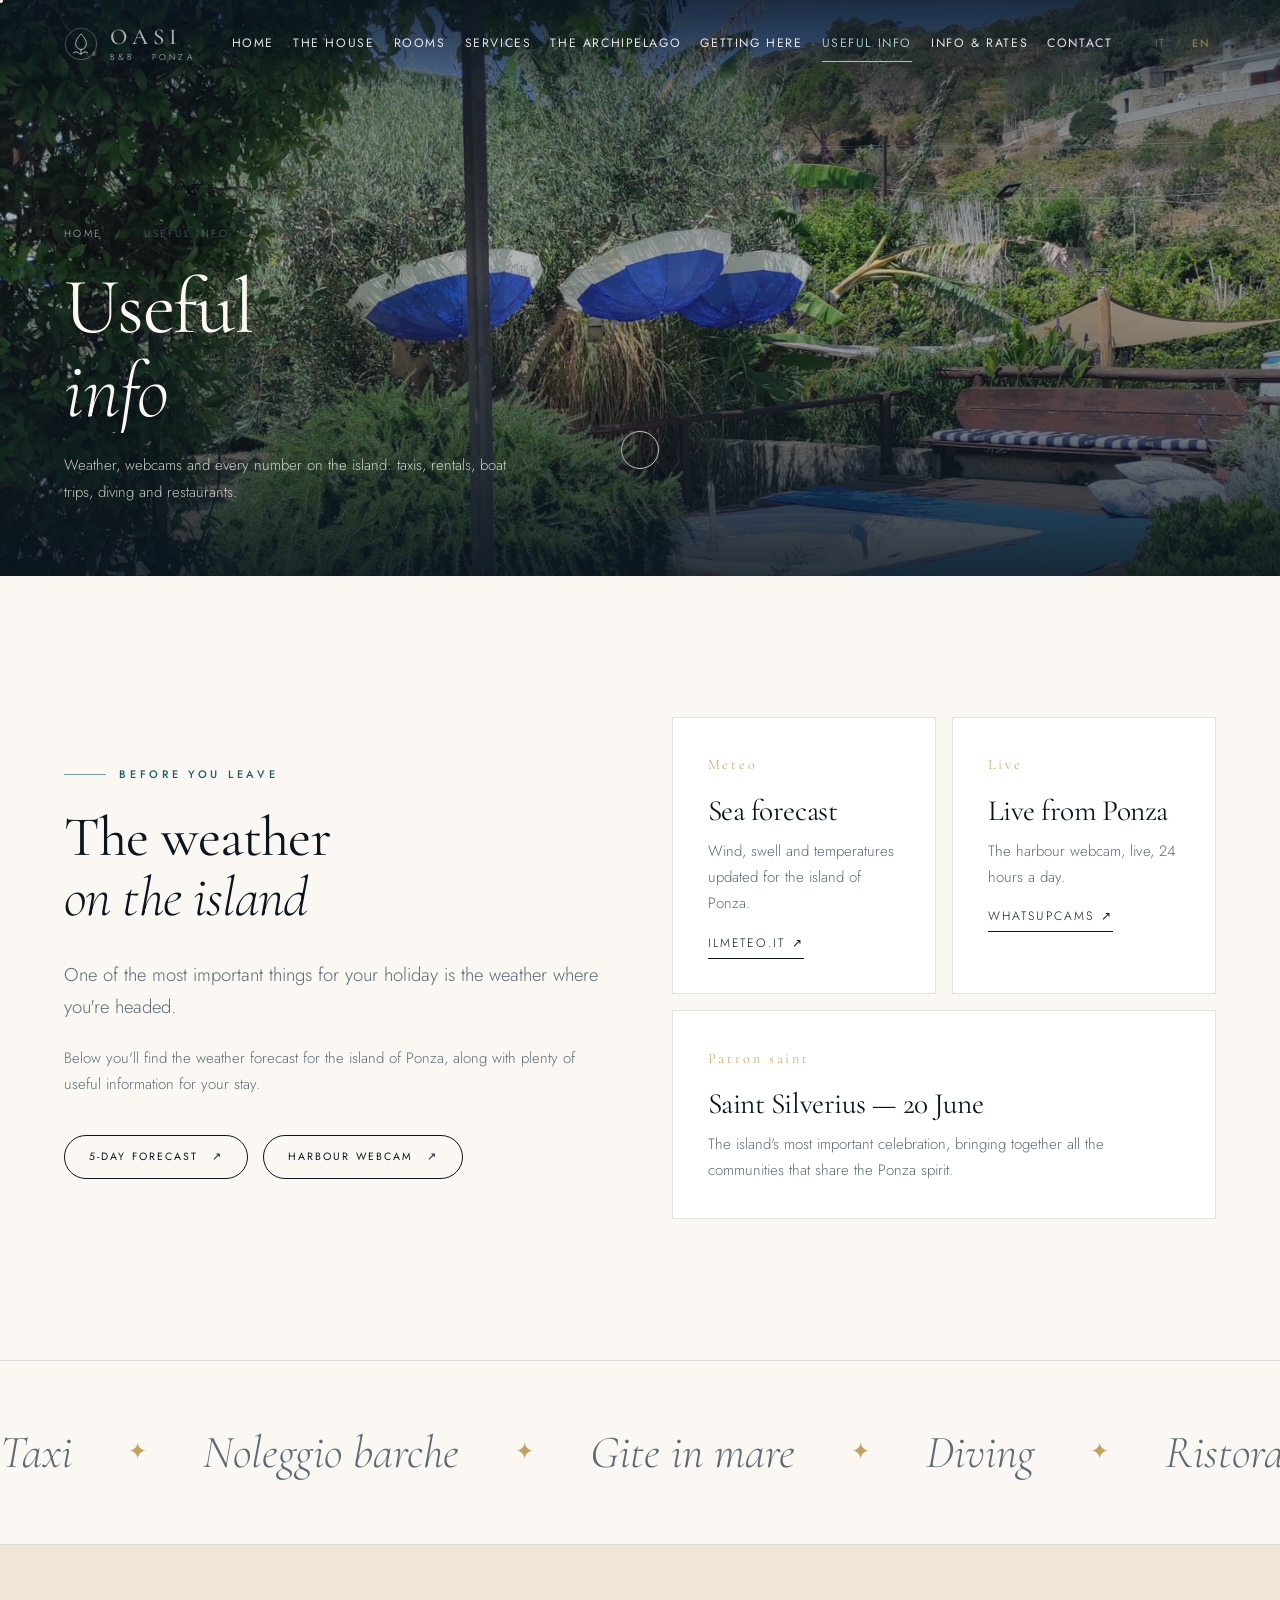
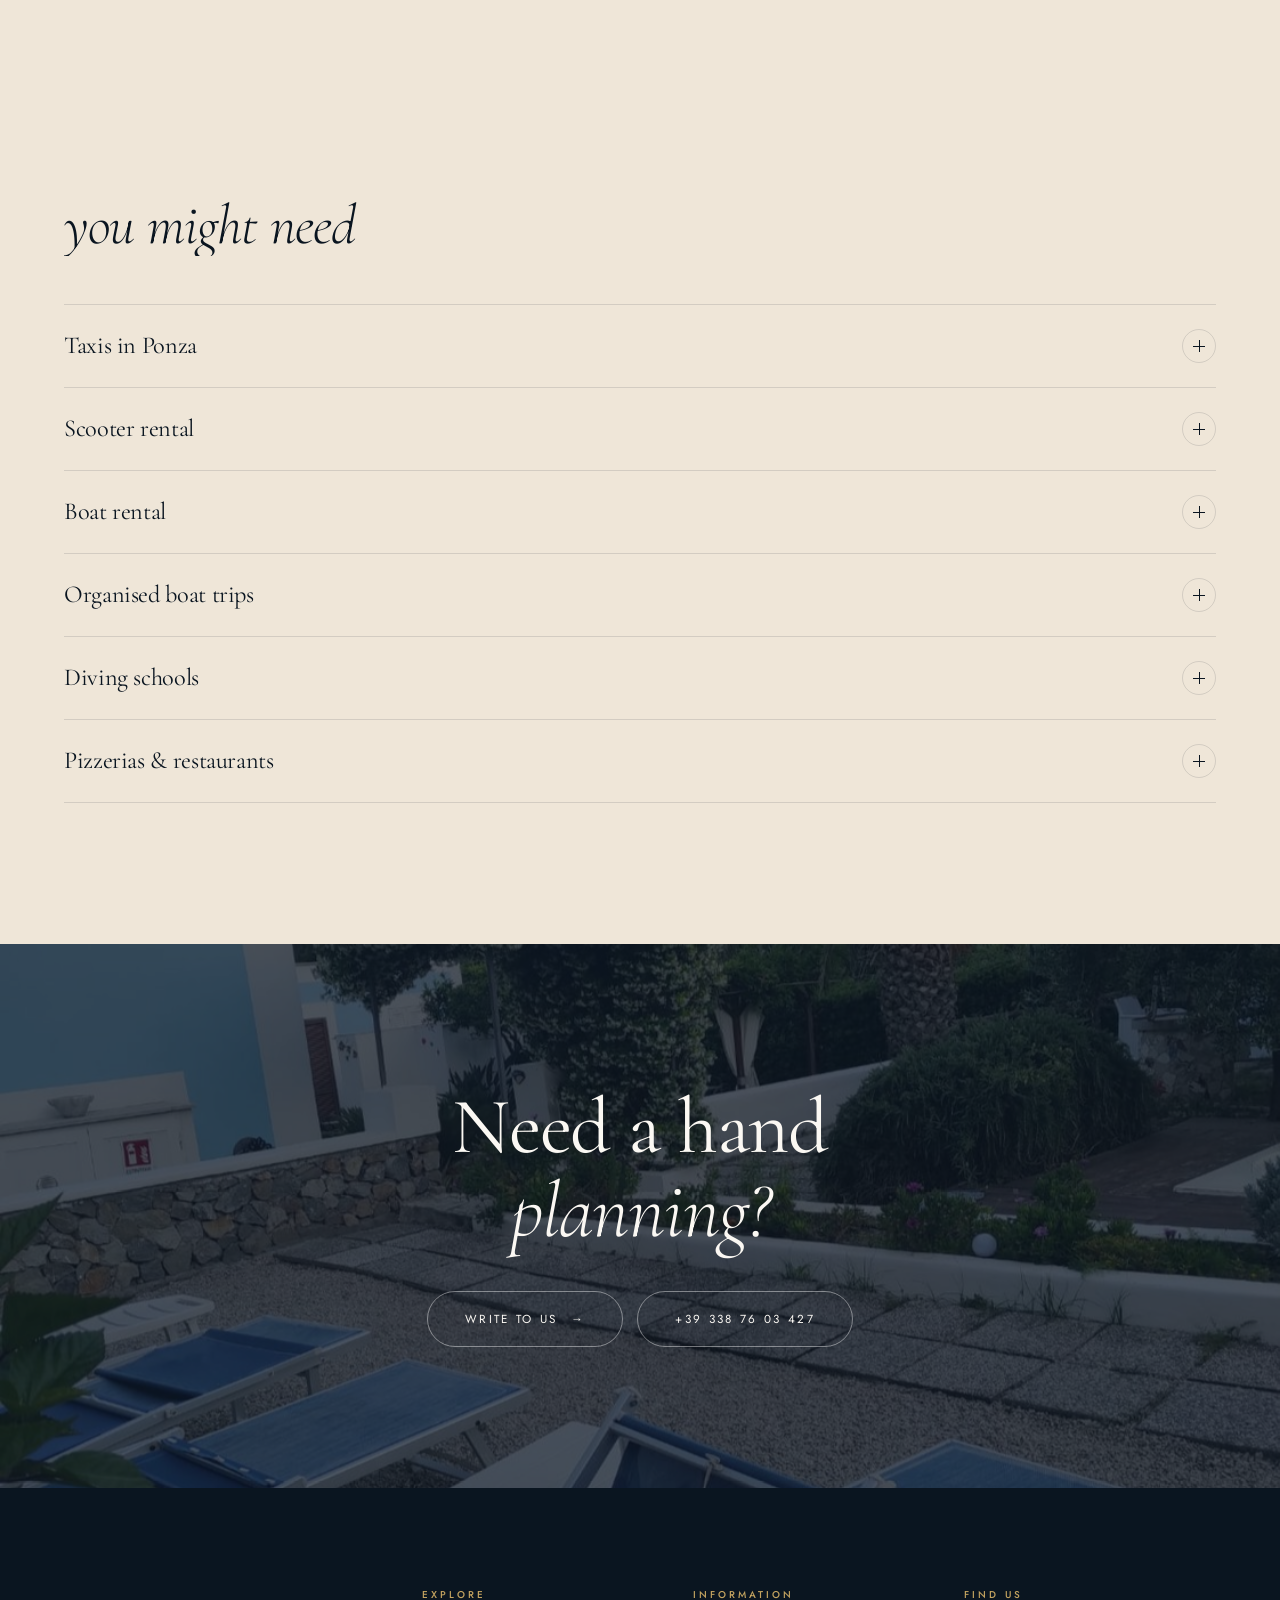
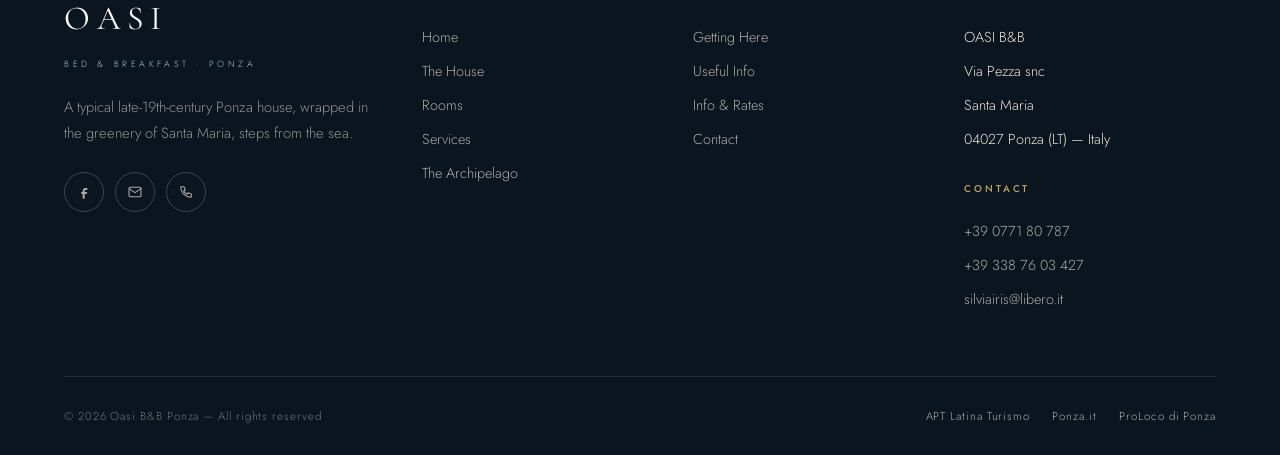
<file: info-utili.html>
<!DOCTYPE html>
<html lang="it">
<head>
<meta charset="utf-8">
<meta name="viewport" content="width=device-width,initial-scale=1">
<title>Info Utili | Oasi B&amp;B Ponza</title>
<meta name="description" content="Numeri utili a Ponza: taxi, noleggio motorini e barche, gite in mare organizzate, scuole sub, pizzerie e ristoranti. Meteo e webcam dell'isola.">
<link rel="stylesheet" href="assets/css/style.css">
<link rel="icon" href="data:image/svg+xml,%3Csvg xmlns='http://www.w3.org/2000/svg' viewBox='0 0 40 40'%3E%3Ccircle cx='20' cy='20' r='19' fill='%230a1520'/%3E%3Ctext x='20' y='27' font-family='Georgia' font-size='19' fill='%239fc7c9' text-anchor='middle'%3EO%3C/text%3E%3C/svg%3E">
</head>
<body>

<div id="loader"><div class="loader-mark">
  <span class="lm-name"><span>O</span><span style="animation-delay:.06s">A</span><span style="animation-delay:.12s">S</span><span style="animation-delay:.18s">I</span></span>
  <div class="loader-bar"><i></i></div><div class="loader-sub">Ponza · Isole Pontine</div>
</div></div>

<div id="site-header"></div>

<section class="phero">
  <div class="phero-img" data-parallax="0.12" style="background-image:url('assets/img/hero/04-piscina-ombrelloni.jpg')"></div>
  <div class="phero-in">
    <p class="crumbs" data-reveal>Home <span>/</span> <span data-lang="it">Info Utili</span><span data-lang="en">Useful Info</span></p>
    <h1 class="h1">
      <span class="split-line"><span data-lang="it">Info</span><span data-lang="en">Useful</span></span>
      <span class="split-line"><span class="serif-italic" data-lang="it">utili</span><span class="serif-italic" data-lang="en">info</span></span>
    </h1>
    <p class="sub" data-reveal data-reveal-delay="220">
      <span data-lang="it">Meteo, webcam e tutti i numeri dell&rsquo;isola: taxi, noleggi, gite in mare, diving e ristoranti.</span>
      <span data-lang="en">Weather, webcams and every number on the island: taxis, rentals, boat trips, diving and restaurants.</span>
    </p>
  </div>
</section>

<!-- ---------- Meteo ---------- -->
<section class="sec">
  <div class="wrap split">
    <div>
      <p class="eyebrow" data-reveal><span data-lang="it">Prima di partire</span><span data-lang="en">Before you leave</span></p>
      <h2 class="h2">
        <span class="split-line"><span data-lang="it">Il meteo</span><span data-lang="en">The weather</span></span>
        <span class="split-line"><span class="serif-italic" data-lang="it">dell&rsquo;isola</span><span class="serif-italic" data-lang="en">on the island</span></span>
      </h2>
      <div class="mt-2" data-reveal data-reveal-delay="140">
        <p class="lede" data-lang="it">Una delle cose più importanti per le vostre vacanze è la situazione del meteo della meta in cui volete andare.</p>
        <p class="lede" data-lang="en">One of the most important things for your holiday is the weather where you're headed.</p>
        <p class="muted" data-lang="it">Vi forniamo qui di seguito la situazione meteo dell&rsquo;isola di Ponza, oltre a tante informazioni utili durante il vostro soggiorno.</p>
        <p class="muted" data-lang="en">Below you'll find the weather forecast for the island of Ponza, along with plenty of useful information for your stay.</p>
      </div>
      <div class="hero-cta">
        <a class="btn btn-sm" href="https://www.ilmeteo.it/meteo/Ponza" target="_blank" rel="noopener"><span data-lang="it">Previsioni a 5 giorni</span><span data-lang="en">5-day forecast</span><span class="ar">↗</span></a>
        <a class="btn btn-sm" href="http://www.whatsupcams.com/it/webcams/italia/lazio/ponza/ponza-porto/" target="_blank" rel="noopener"><span data-lang="it">Webcam dal porto</span><span data-lang="en">Harbour webcam</span><span class="ar">↗</span></a>
      </div>
    </div>

    <div class="grid g-2" style="gap:1rem">
      <div class="card" data-tilt data-reveal>
        <span class="num">Meteo</span>
        <h3 class="h3" data-lang="it">Previsioni mare</h3><h3 class="h3" data-lang="en">Sea forecast</h3>
        <p data-lang="it">Vento, onda e temperature aggiornate per l&rsquo;isola di Ponza.</p>
        <p data-lang="en">Wind, swell and temperatures updated for the island of Ponza.</p>
        <a class="link-u mt-1" href="https://www.ilmeteo.it/meteo/Ponza" target="_blank" rel="noopener" style="display:inline-block">ilmeteo.it ↗</a>
      </div>
      <div class="card" data-tilt data-reveal data-reveal-delay="120">
        <span class="num">Live</span>
        <h3 class="h3" data-lang="it">Diretta da Ponza</h3><h3 class="h3" data-lang="en">Live from Ponza</h3>
        <p data-lang="it">La webcam del porto, in diretta, 24 ore su 24.</p>
        <p data-lang="en">The harbour webcam, live, 24 hours a day.</p>
        <a class="link-u mt-1" href="http://www.whatsupcams.com/it/webcams/italia/lazio/ponza/ponza-porto/" target="_blank" rel="noopener" style="display:inline-block">whatsupcams ↗</a>
      </div>
      <div class="card" data-tilt data-reveal data-reveal-delay="200" style="grid-column:1/-1">
        <span class="num" data-lang="it">Festa patronale</span><span class="num" data-lang="en">Patron saint</span>
        <h3 class="h3" data-lang="it">San Silverio — 20 giugno</h3><h3 class="h3" data-lang="en">Saint Silverius — 20 June</h3>
        <p data-lang="it">La festa più importante dell&rsquo;isola: riunisce tutte le varie etnie che hanno in comune lo spirito ponzese.</p>
        <p data-lang="en">The island's most important celebration, bringing together all the communities that share the Ponza spirit.</p>
      </div>
    </div>
  </div>
</section>

<div class="marquee" aria-hidden="true">
  <div class="marquee-track">
    <span>Taxi</span><span>Noleggio barche</span><span>Gite in mare</span><span>Diving</span><span>Ristoranti</span><span>Motorini</span>
    <span>Taxi</span><span>Noleggio barche</span><span>Gite in mare</span><span>Diving</span><span>Ristoranti</span><span>Motorini</span>
  </div>
</div>

<!-- ---------- Rubrica ---------- -->
<section class="sec sand">
  <div class="wrap">
    <div style="max-width:52ch;margin-bottom:3rem">
      <p class="eyebrow" data-reveal><span data-lang="it">Rubrica dell&rsquo;isola</span><span data-lang="en">Island directory</span></p>
      <h2 class="h2"><span class="split-line"><span data-lang="it">Tutti i numeri</span><span data-lang="en">Every number</span></span><span class="split-line"><span class="serif-italic" data-lang="it">che vi servono</span><span class="serif-italic" data-lang="en">you might need</span></span></h2>
    </div>

    <div class="acc">

      <!-- TAXI -->
      <div class="acc-item"><button class="acc-head" type="button"><h3><span data-lang="it">Taxi a Ponza</span><span data-lang="en">Taxis in Ponza</span></h3><span class="pm"></span></button>
        <div class="acc-body"><div class="acc-body-in">
          <p class="tag mb-0" style="margin-bottom:1.4rem"><span data-lang="it">Convenzionato con noi</span><span data-lang="en">Our partner</span></p>
          <ul class="dir">
            <li><b>Massimo Fonzetti (FONZI) ★</b><span><a href="tel:+39330825953">330 825953</a> · <a href="tel:+393494107992">349 4107992</a></span></li>
            <li><b>Francesco Cifarelli</b><span><a href="tel:+390771809727">0771 809727</a></span></li>
            <li><b>Ignazio Del Vecchio</b><span><a href="tel:+39360251586">360 251586</a></span></li>
            <li><b>Raffaele Errante</b><span><a href="tel:+390771808895">0771 808895</a></span></li>
            <li><b>Giuseppe Feola</b><span><a href="tel:+390771808514">0771 808514</a> · <a href="tel:+39360912495">360 912495</a></span></li>
            <li><b>Aniello Conti</b><span><a href="tel:+393382962966">338 2962966</a></span></li>
            <li><b>Alessandro Balzano</b><span><a href="tel:+393347199911">334 7199911</a></span></li>
            <li><b>Francesco Gungui</b><span><a href="tel:+39077180257">0771 80257</a></span></li>
            <li><b>Giuseppe Mazzella</b><span><a href="tel:+390771809736">0771 809736</a> · <a href="tel:+39077180674">80674</a></span></li>
            <li><b>Luigi Nuziale</b><span><a href="tel:+390771808839">0771 808839</a> · <a href="tel:+39330714213">330 714213</a></span></li>
            <li><b>Antonio Pelliccia</b><span><a href="tel:+390771808852">0771 808852</a> · <a href="tel:+39360615676">360 615676</a></span></li>
            <li><b>Agostino Pilato</b><span><a href="tel:+39077180265">0771 80265</a> · <a href="tel:+39360730166">360 730166</a></span></li>
            <li><b>Antonio Vitiello</b><span><a href="tel:+39077180309">0771 80309</a></span></li>
            <li><b>Giuseppe Vitiello</b><span><a href="tel:+390771808564">0771 808564</a> · <a href="tel:+39330931331">330 931331</a></span></li>
          </ul>
        </div></div></div>

      <!-- MOTORINI -->
      <div class="acc-item"><button class="acc-head" type="button"><h3><span data-lang="it">Noleggio motorini</span><span data-lang="en">Scooter rental</span></h3><span class="pm"></span></button>
        <div class="acc-body"><div class="acc-body-in">
          <ul class="dir">
            <li><b>Agenzia Magi</b><span>Via Banchina Nuova · <a href="tel:+390771809841">0771 809841</a></span></li>
            <li><b>Albatros</b><span>Spiaggia S. Maria · <a href="tel:+39360609174">360 609174</a></span></li>
            <li><b>Avellino</b><span>Via Cala Feola · <a href="tel:+390771808934">0771 808934</a></span></li>
            <li><b>Cooperativa Ponza Mare</b><span>Via Banchina Nuova · <a href="tel:+39077180679">0771 80679</a></span></li>
            <li><b>Giulio il Pescatore</b><span>Via Dante · <a href="tel:+39077180444">0771 80444</a></span></li>
            <li><b>Antonio Pelliccia</b><span>Via Dante · <a href="tel:+390771808852">0771 808852</a></span></li>
            <li><b>Pilato</b><span>Via Dante · <a href="tel:+39077180265">0771 80265</a> · 80447</span></li>
          </ul>
        </div></div></div>

      <!-- BARCHE -->
      <div class="acc-item"><button class="acc-head" type="button"><h3><span data-lang="it">Noleggio barche</span><span data-lang="en">Boat rental</span></h3><span class="pm"></span></button>
        <div class="acc-body"><div class="acc-body-in">
          <ul class="dir">
            <li><b>Acqua Pazza</b><span>Molo Musco · <a href="tel:+39077180643">0771 80643</a> · 80516</span></li>
            <li><b>Tritone</b><span>Via Mamozio · <a href="tel:+393382172823">338 2172823</a></span></li>
            <li><b>Bebè</b><span>Via Mamozio · <a href="tel:+390771809939">0771 809939</a></span></li>
            <li><b>Cooperativa Ponza Mare</b><span>Via Banchina Nuova · <a href="tel:+39077180679">0771 80679</a></span></li>
            <li><b>Giulio il Pescatore</b><span>Via Dante · <a href="tel:+39077180444">0771 80444</a></span></li>
            <li><b>Antonio Pelliccia</b><span>Via Dante · <a href="tel:+390771808852">0771 808852</a></span></li>
            <li><b>Pilato</b><span>Via Dante · <a href="tel:+39077180265">0771 80265</a> · 80447</span></li>
            <li><b>Cocò</b><span>Via Mamozio · <a href="tel:+39077180573">0771 80573</a></span></li>
            <li><b>Costanzio Silverio</b><span>Via Mamozio · <a href="tel:+39077180315">0771 80315</a></span></li>
            <li><b>Lupo di Mare</b><span>Banchina di Fazio · <a href="tel:+390771809804">0771 809804</a></span></li>
            <li><b>Sette Mari</b><span>Banchina di Fazio · <a href="tel:+39077180653">0771 80653</a></span></li>
            <li><b>La Kambusa</b><span>Banchina Nuova · <a href="tel:+39077180280">0771 80280</a></span></li>
            <li><b>Ciccio Nero</b><span>Banchina Nuova · <a href="tel:+39077180697">0771 80697</a></span></li>
            <li><b>Mare D&rsquo;Amare</b><span>Banchina Nuova · <a href="tel:+39077180679">0771 80679</a></span></li>
            <li><b>Silvestri Marcella</b><span>Spiaggia S. Antonio · <a href="tel:+390771809773">0771 809773</a></span></li>
            <li><b>Diva Luna</b><span>Spiaggia S. Antonio · <a href="tel:+390771809906">0771 809906</a></span></li>
            <li><b>ENROS</b><span>Spiaggia Giancos · <a href="tel:+39077180012">0771 80012</a></span></li>
            <li><b>Giancos Nautica Center</b><span>Spiaggia Giancos · <a href="tel:+390771809980">0771 809980</a></span></li>
            <li><b>Albatros</b><span>Spiaggia S. Maria · <a href="tel:+39360475330">360 475330</a></span></li>
            <li><b>Mazzella Silverio</b><span>Spiaggia S. Maria · <a href="tel:+39077180717">0771 80717</a></span></li>
            <li><b>Gennaro e Aniello</b><span>Cala Feola · <a href="tel:+390771808548">0771 808548</a></span></li>
            <li><b>Mignola Aldo</b><span>Piscine Naturali · <a href="tel:+390771808701">0771 808701</a></span></li>
            <li><b>Il Falco</b><span>Piscine Naturali · <a href="tel:+393490808582">349 0808582</a></span></li>
            <li><b>Russo Pasquale</b><span>Piscine Naturali · <a href="tel:+390771808800">0771 808800</a></span></li>
            <li><b>Di Meglio Giuseppina</b><span>Piscine Naturali · <a href="tel:+390771808786">0771 808786</a> · 80122</span></li>
            <li><b>Attilio e Rita</b><span>Cala dell&rsquo;Acqua · <a href="tel:+390771808500">0771 808500</a> · 808326</span></li>
            <li><b>Vitiello Lucia</b><span>Cala dell&rsquo;Acqua · <a href="tel:+390771808729">0771 808729</a></span></li>
          </ul>
        </div></div></div>

      <!-- GITE -->
      <div class="acc-item"><button class="acc-head" type="button"><h3><span data-lang="it">Gite in mare organizzate</span><span data-lang="en">Organised boat trips</span></h3><span class="pm"></span></button>
        <div class="acc-body"><div class="acc-body-in">
          <ul class="dir">
            <li><b>Cooperativa Barcaioli Ponzesi</b><span>Corso Carlo Pisacane · <a href="tel:+390771809929">0771 809929</a></span></li>
            <li><b>Cocò</b><span>Via Mamozio · <a href="tel:+39077180573">0771 80573</a></span></li>
            <li><b>Albatros</b><span>Spiaggia S. Maria · <a href="tel:+39360609174">360 609174</a></span></li>
            <li><b>Adriana — Paolo Mercurio</b><span><a href="tel:+39077180262">0771 80262</a> · <a href="tel:+393334176902">333 4176902</a></span></li>
            <li><b>Hilem (motobarca) — F. Feola</b><span><a href="tel:+393388771243">338 8771243</a></span></li>
            <li><b>L&rsquo;Orca</b><span><a href="tel:+393338350839">333 8350839</a></span></li>
            <li><b>Settemari</b><span>Via Banchina · <a href="tel:+39077180653">0771 80653</a> · <a href="tel:+393288766776">328 8766776</a></span></li>
          </ul>
        </div></div></div>

      <!-- DIVING -->
      <div class="acc-item"><button class="acc-head" type="button"><h3><span data-lang="it">Scuole sub</span><span data-lang="en">Diving schools</span></h3><span class="pm"></span></button>
        <div class="acc-body"><div class="acc-body-in">
          <ul class="dir">
            <li><b>Ponza Diving Center</b><span>Via Banchina · <a href="tel:+39337808485">337 808485</a></span></li>
          </ul>
          <p class="muted mt-2 mb-0" data-lang="it">I fondali di Ponza sono di una varietà e di una bellezza mai visti: gorgonie, alghe rosse e praterie di posidonie.</p>
          <p class="muted mt-2 mb-0" data-lang="en">Ponza's seabeds are of unmatched variety and beauty: gorgonians, red algae and posidonia meadows.</p>
        </div></div></div>

      <!-- RISTORANTI -->
      <div class="acc-item"><button class="acc-head" type="button"><h3><span data-lang="it">Pizzerie e ristoranti</span><span data-lang="en">Pizzerias &amp; restaurants</span></h3><span class="pm"></span></button>
        <div class="acc-body"><div class="acc-body-in">
          <ul class="dir">
            <li><b>Il Maestrale da Maurizio</b><span>Via Chiesa, Le Forna · <a href="tel:+393495003636">349 5003636</a></span></li>
            <li><b>La Palma</b><span>Via Loggia S. Maria · <a href="tel:+390771809835">0771 809835</a></span></li>
            <li><b>La Scogliera</b><span>Via Banchina Nuova · <a href="tel:+390771809762">0771 809762</a></span></li>
            <li><b>Nautilus</b><span>Banchina di Fazio, S. Maria · <a href="tel:+390771809835">0771 809835</a></span></li>
            <li><b>Pazzaria</b><span>Via S. Maria · <a href="tel:+393480586550">348 0586550</a> · <a href="tel:+393285613869">328 5613869</a></span></li>
            <li><b>Il Tramonto</b><span>Loc. Campo Inglese · <a href="tel:+390771808563">0771 808563</a></span></li>
            <li><b>Il Melograno</b><span>Via Panoramica · <a href="tel:+390771809951">0771 809951</a></span></li>
            <li><b>Il Core</b><span>Loc. Campo Inglese · <a href="tel:+390771808573">0771 808573</a> · <a href="tel:+393402279971">340 2279971</a></span></li>
            <li><b>Gennarino a Mare</b><span>Via Dante · <a href="tel:+39077180071">0771 80071</a></span></li>
          </ul>
          <p class="muted mt-2 mb-0" data-lang="it">I nostri ospiti godono di una convenzione ristorante: chiedeteci in fase di prenotazione.</p>
          <p class="muted mt-2 mb-0" data-lang="en">Our guests benefit from a restaurant partnership — just ask us when you book.</p>
        </div></div></div>

    </div>
  </div>
</section>

<section class="cta">
  <div class="cta-bg" data-parallax="0.1" style="background-image:url('assets/img/giardino/lettini-colline.jpg')"></div>
  <div class="cta-in wrap">
    <h2 class="h1" data-reveal><span data-lang="it">Serve una mano<br><span class="serif-italic">a organizzare?</span></span><span data-lang="en">Need a hand<br><span class="serif-italic">planning?</span></span></h2>
    <div class="hero-cta" style="justify-content:center" data-reveal data-reveal-delay="180">
      <a class="btn btn-ghost" href="contatti.html"><span data-lang="it">Scriveteci</span><span data-lang="en">Write to us</span><span class="ar">→</span></a>
      <a class="btn btn-ghost" href="tel:+393387603427">+39 338 76 03 427</a>
    </div>
  </div>
</section>

<div id="site-footer"></div>
<script src="assets/js/site.js"></script>
</body>
</html>
</file>
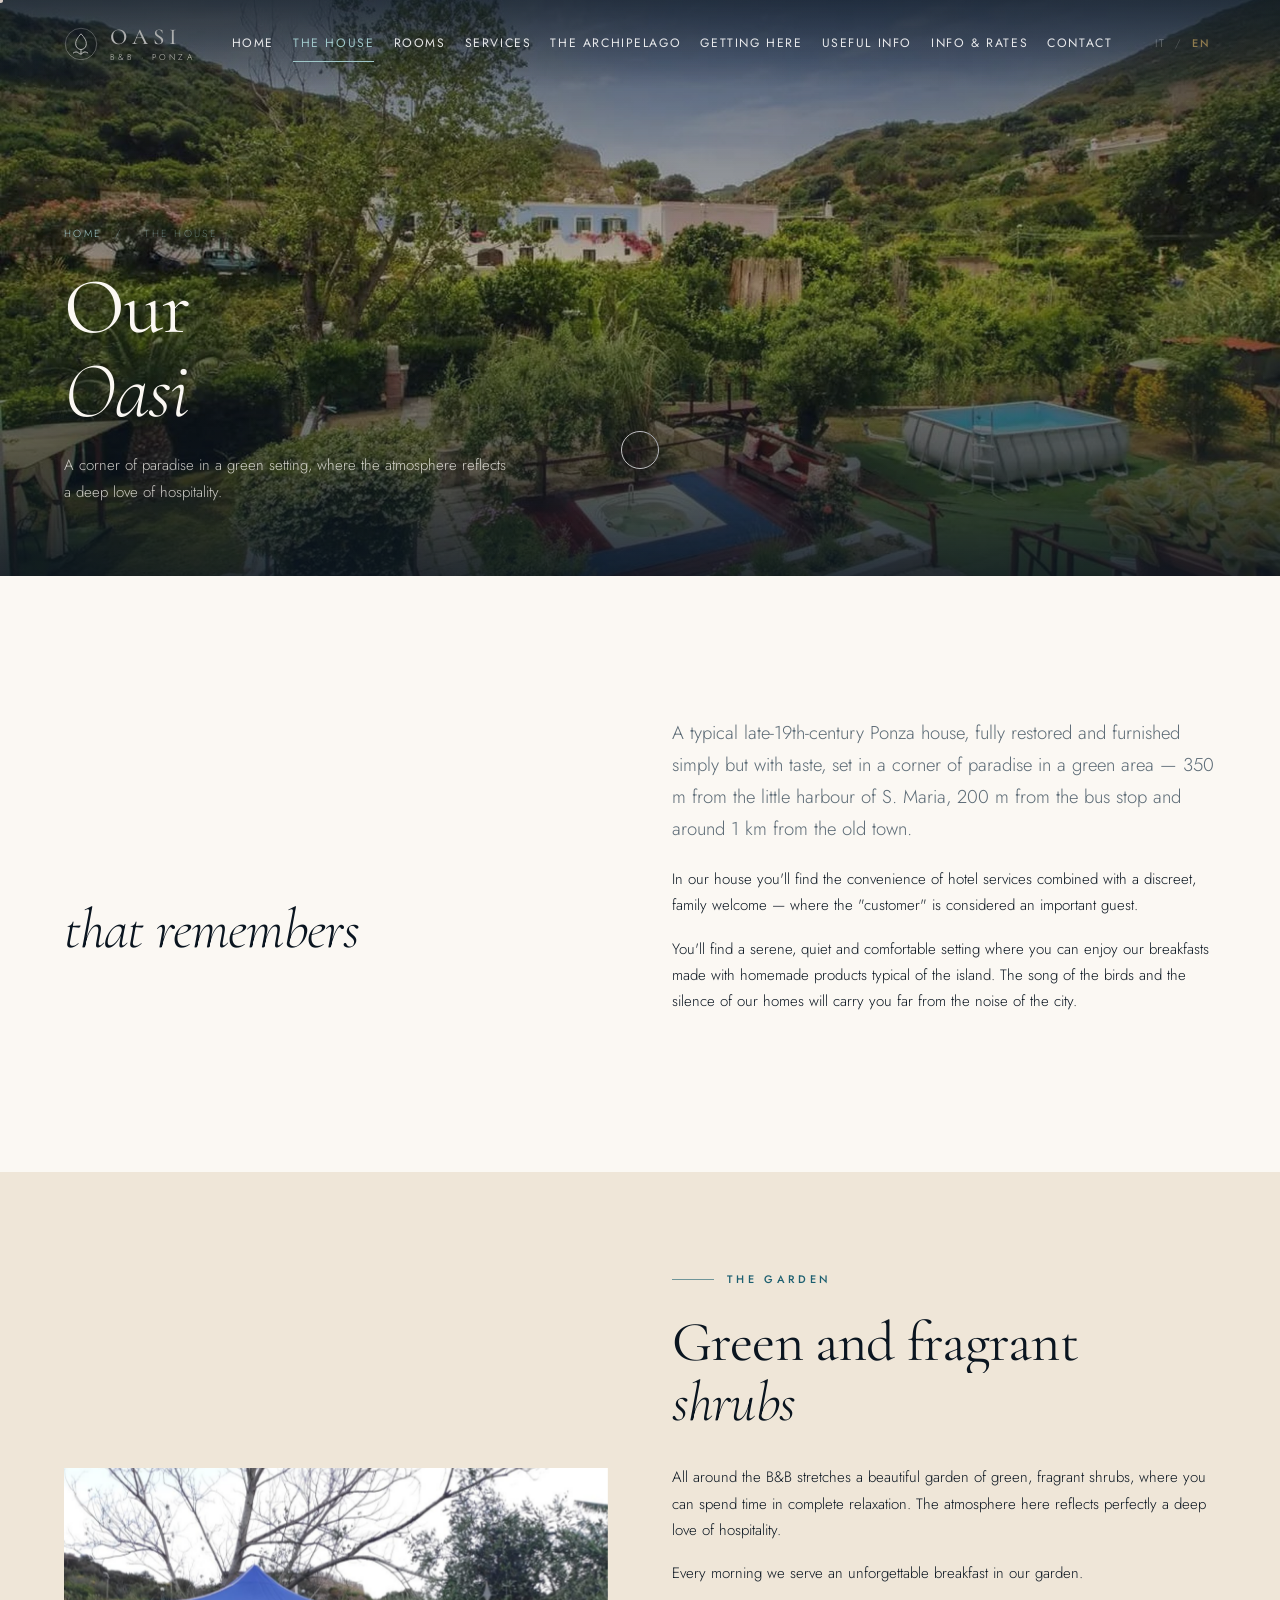
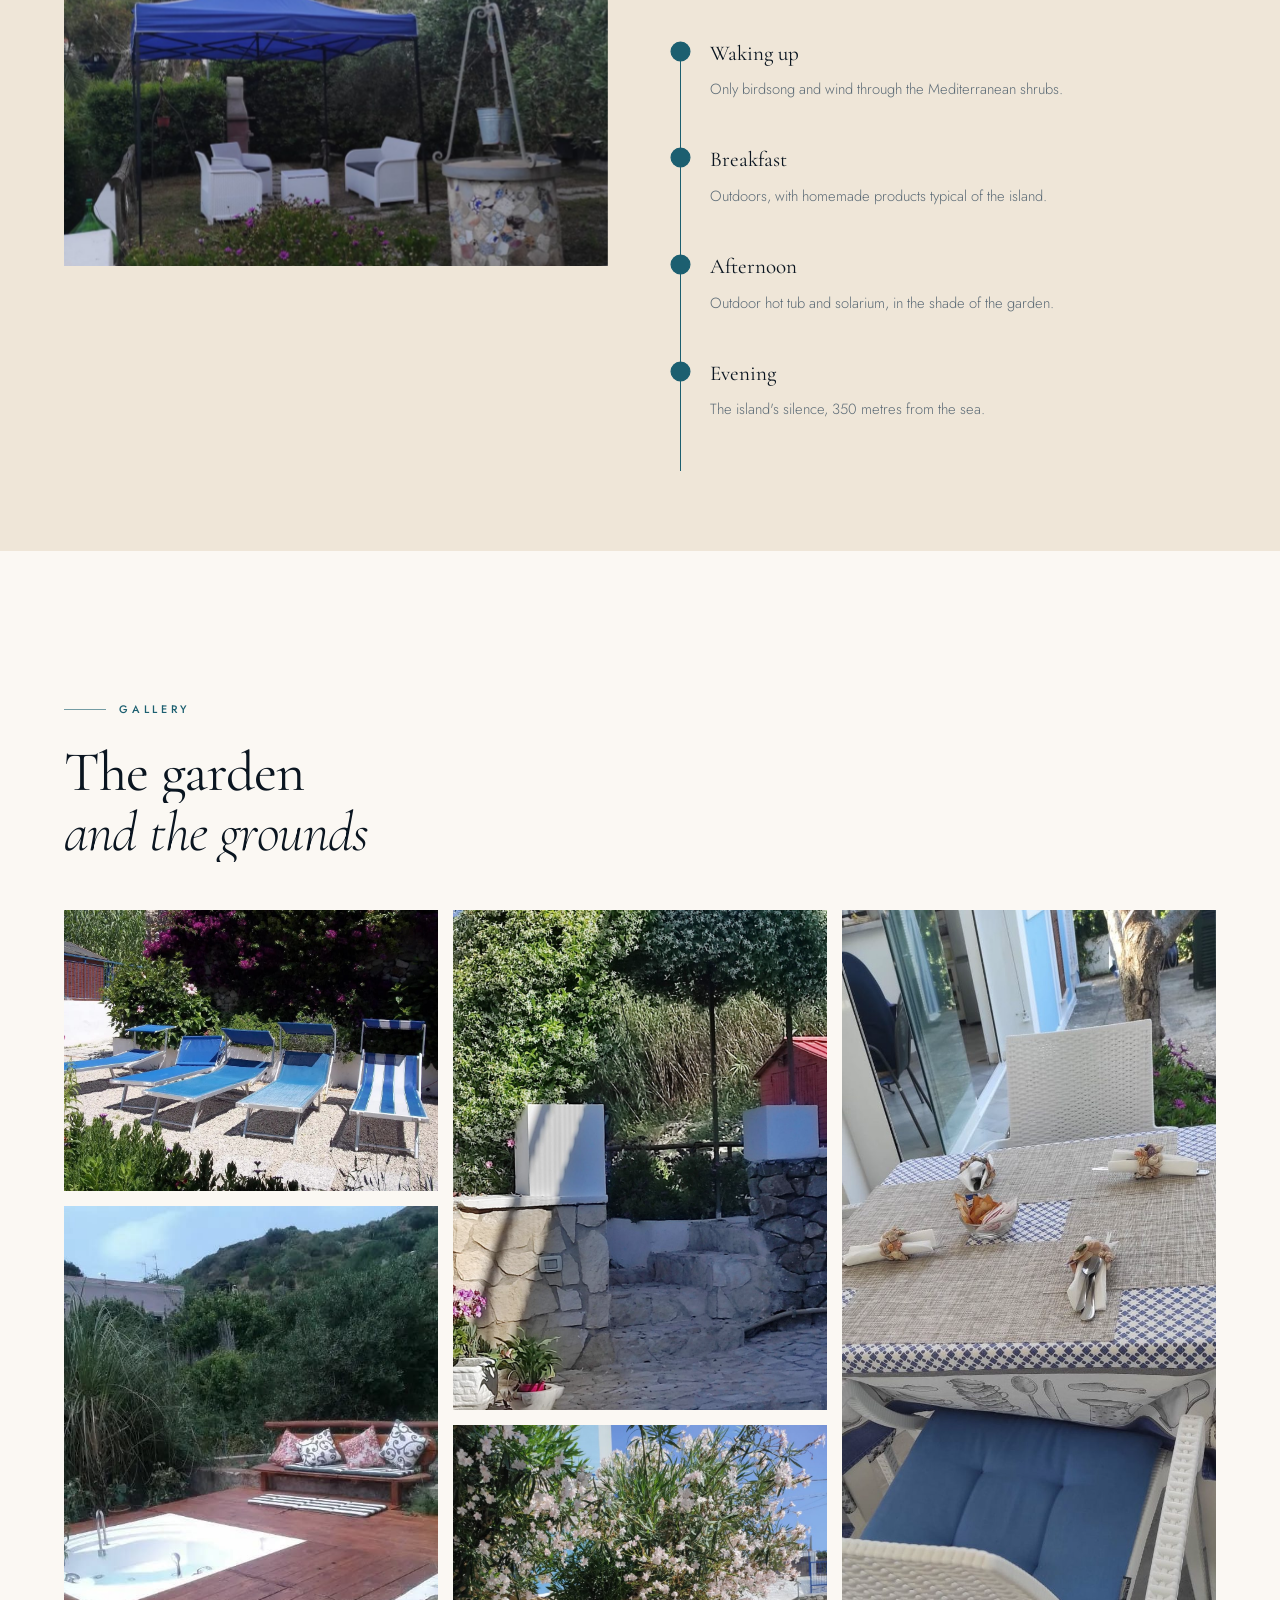
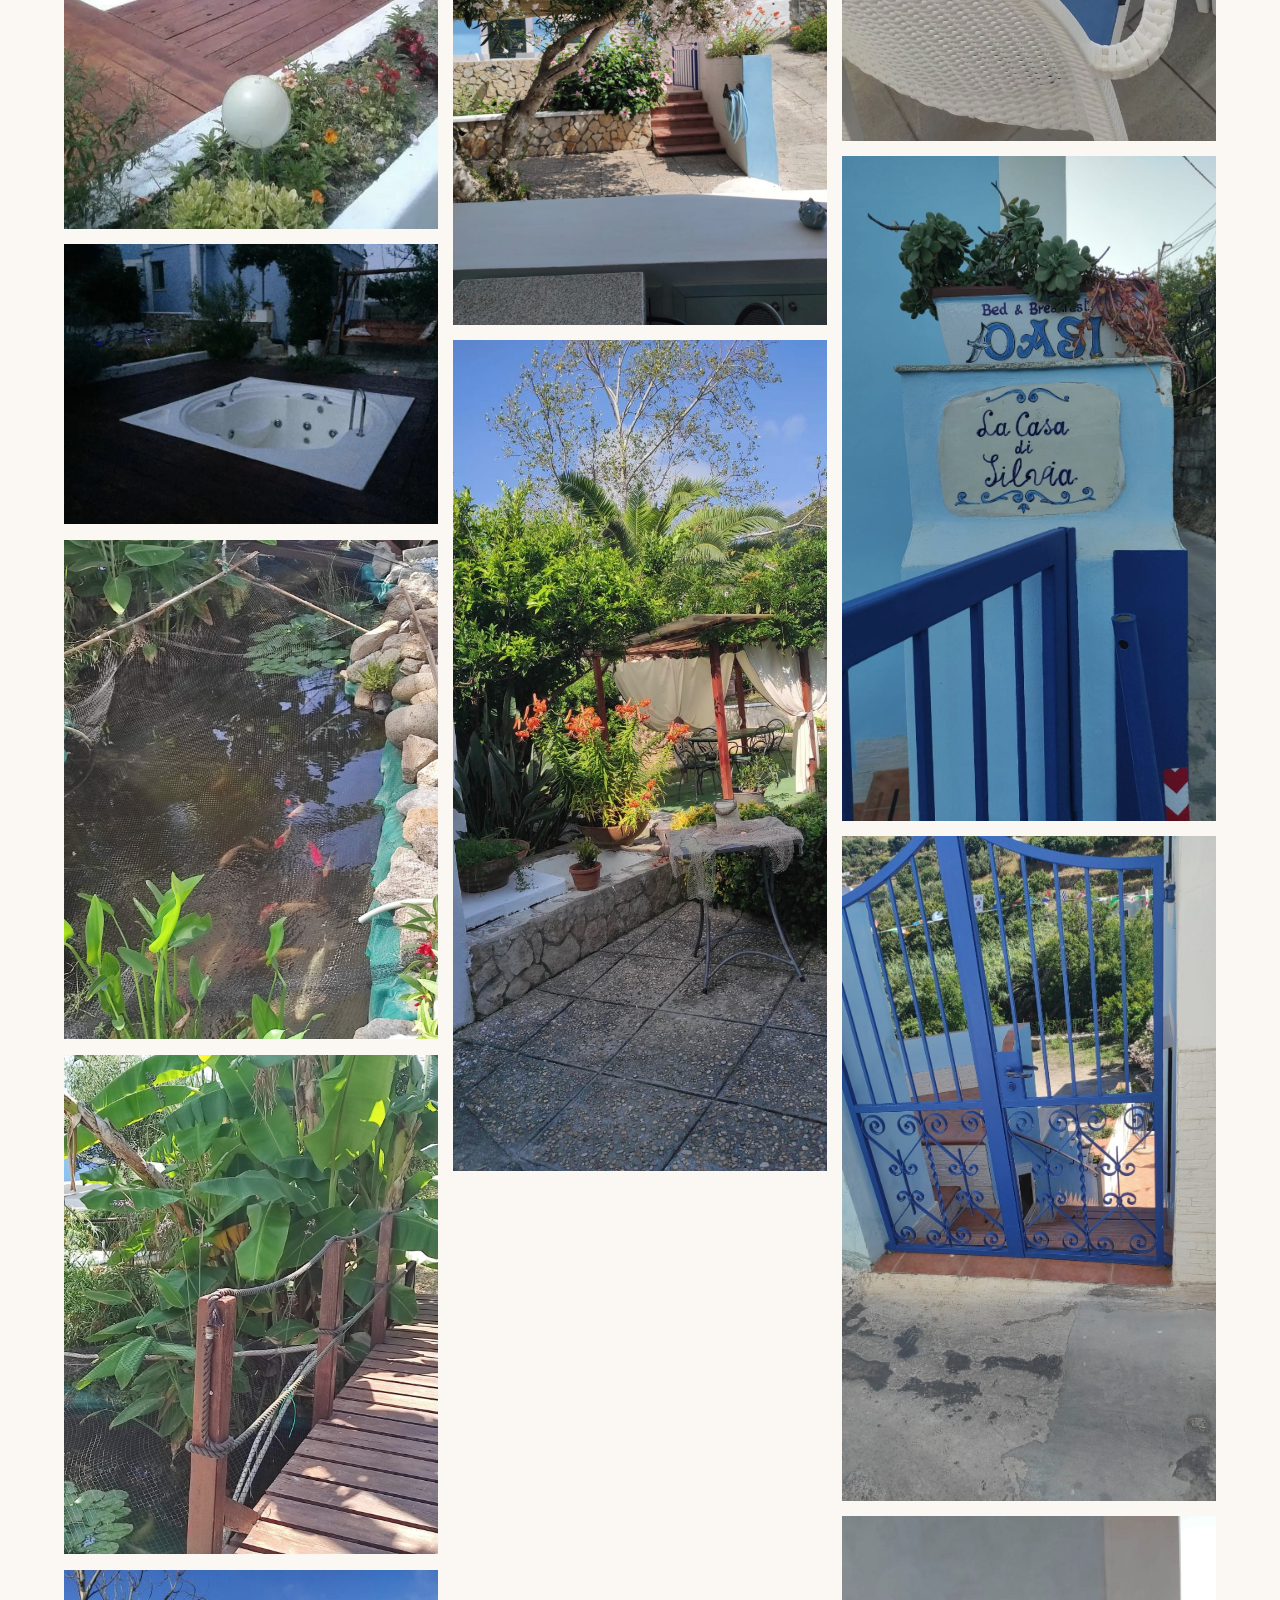
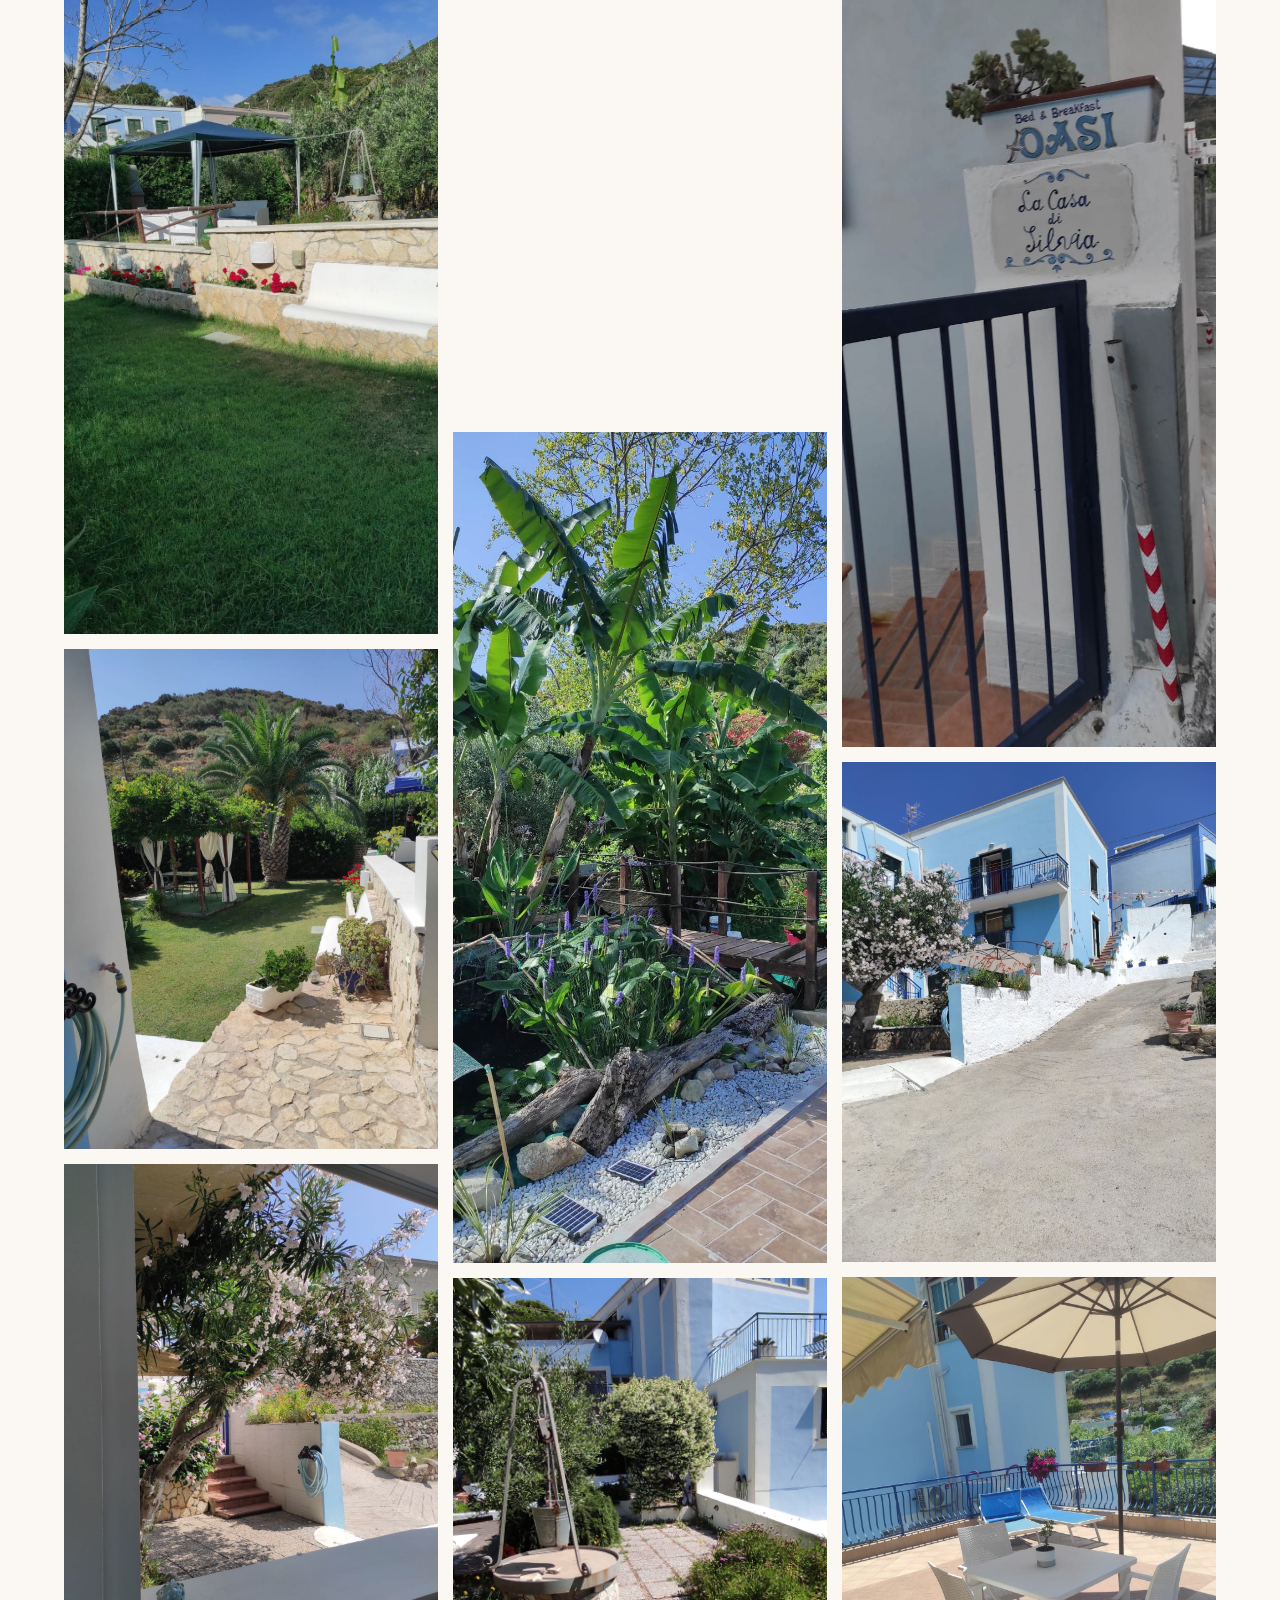
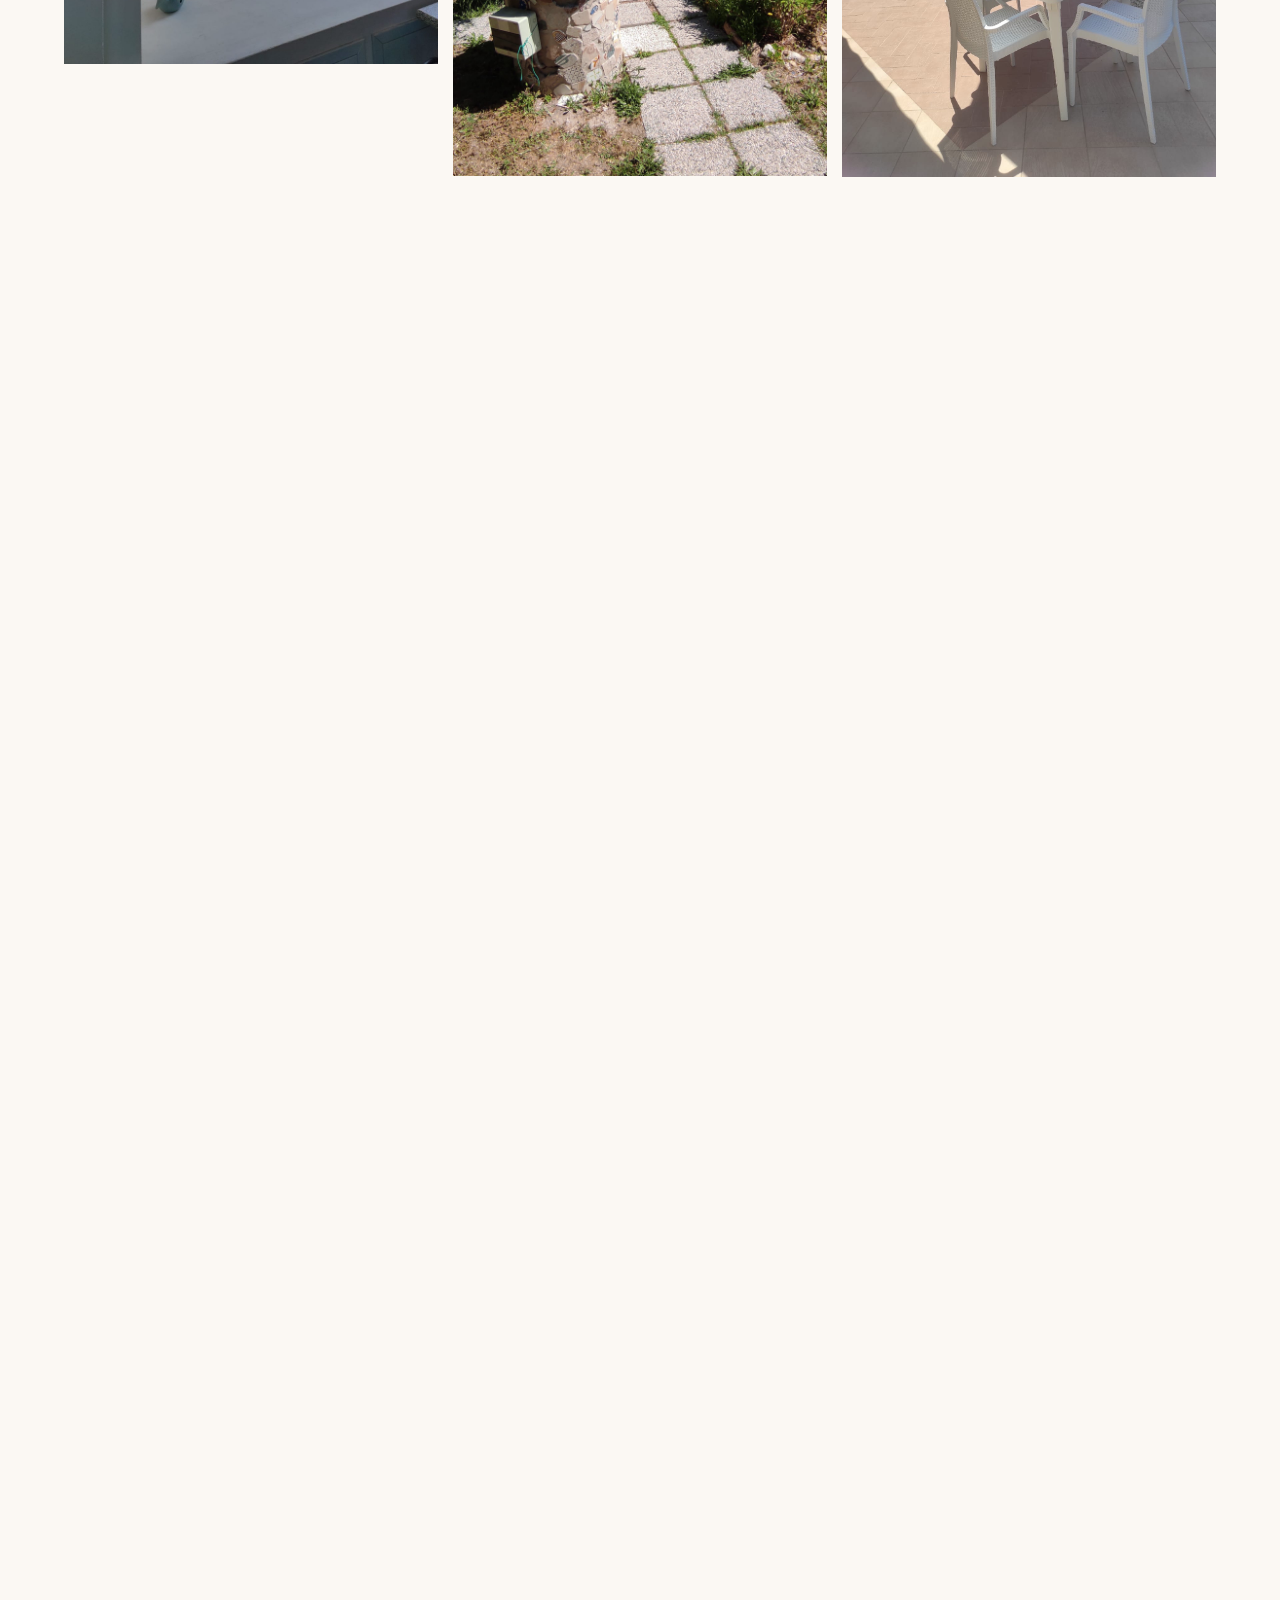
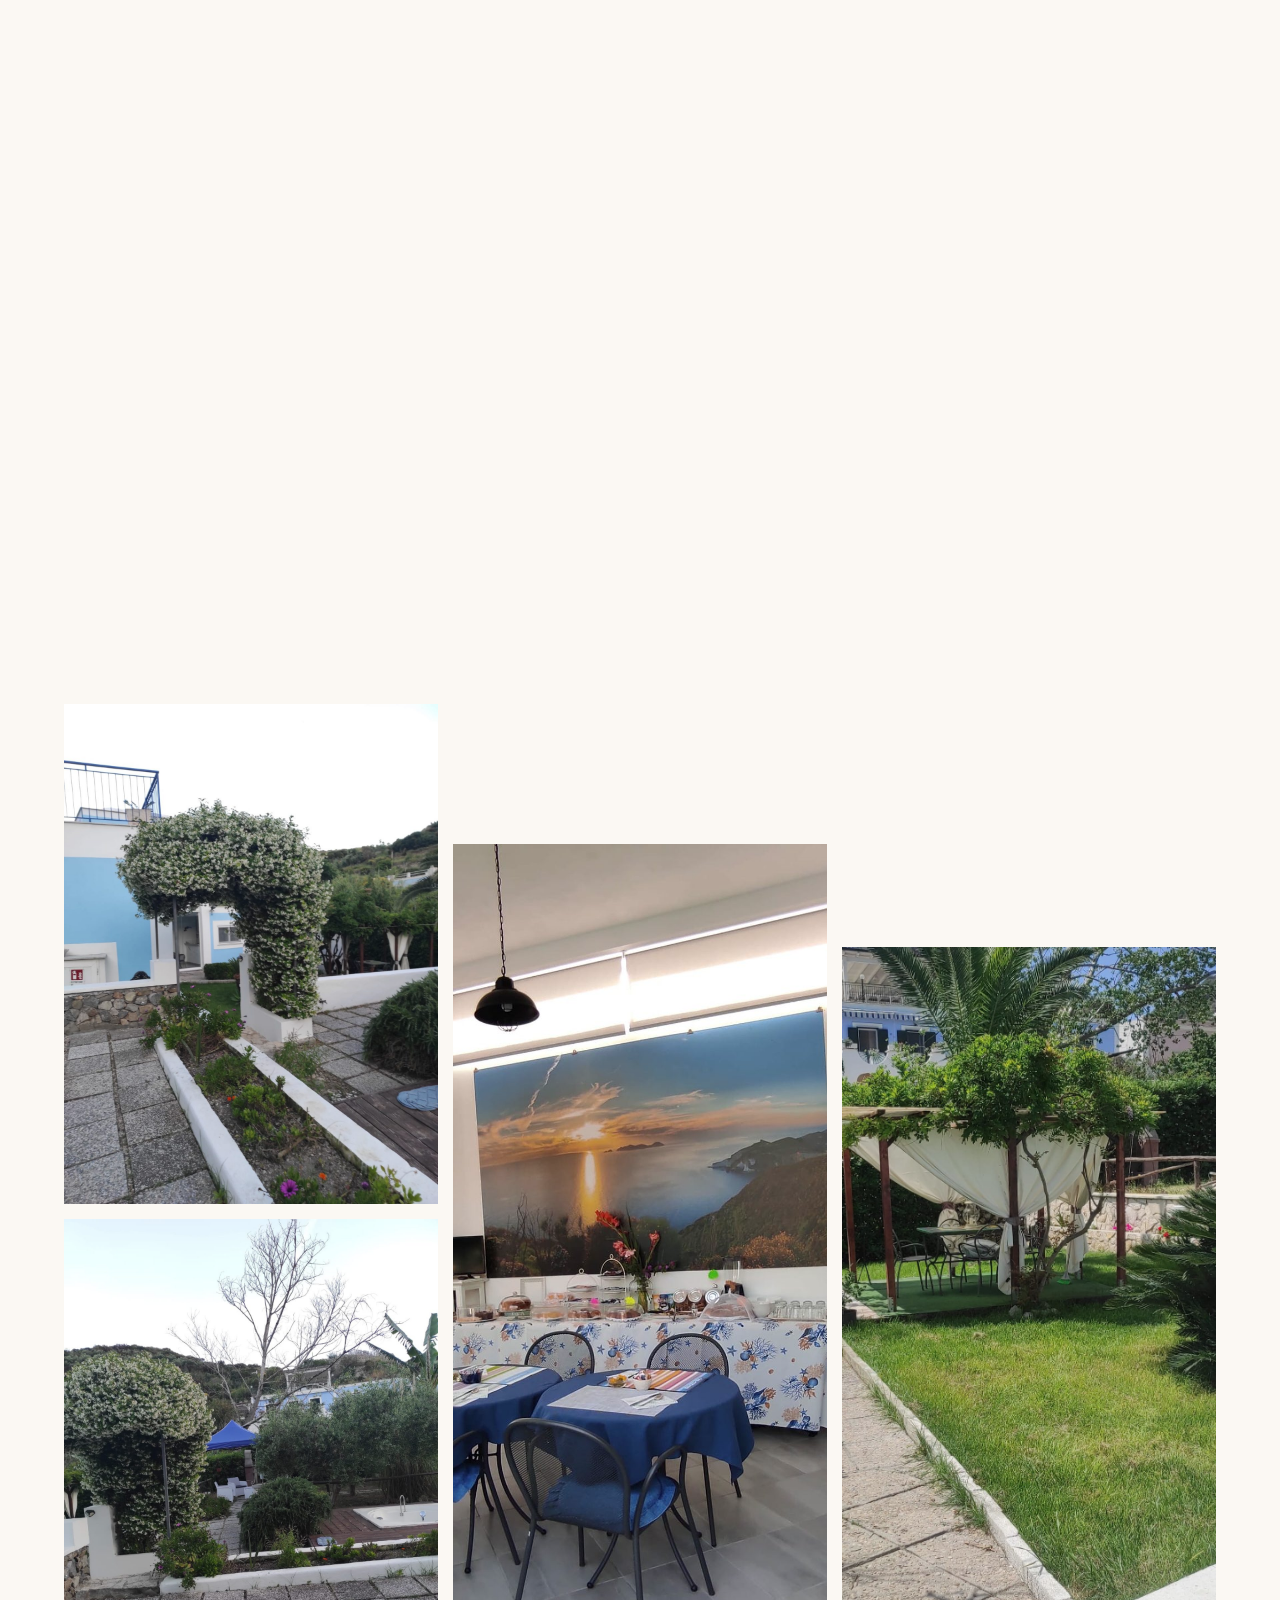
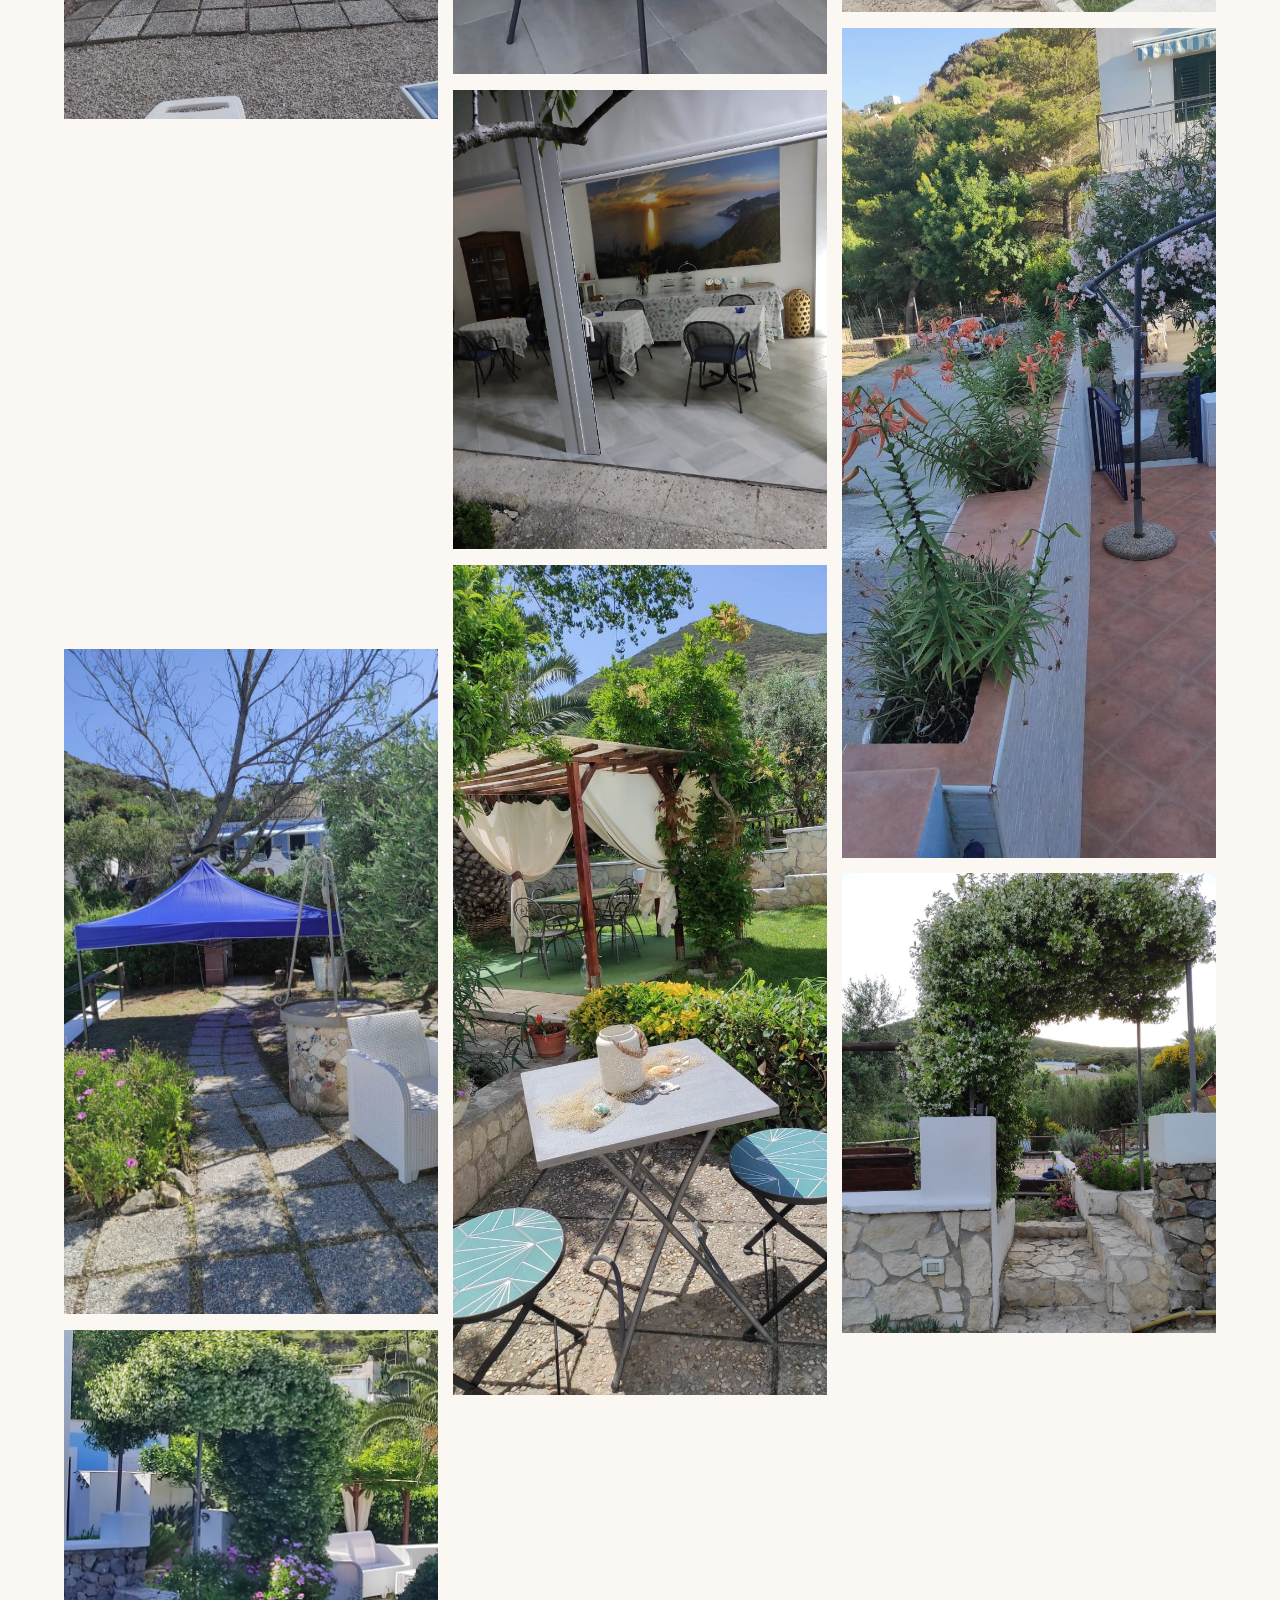
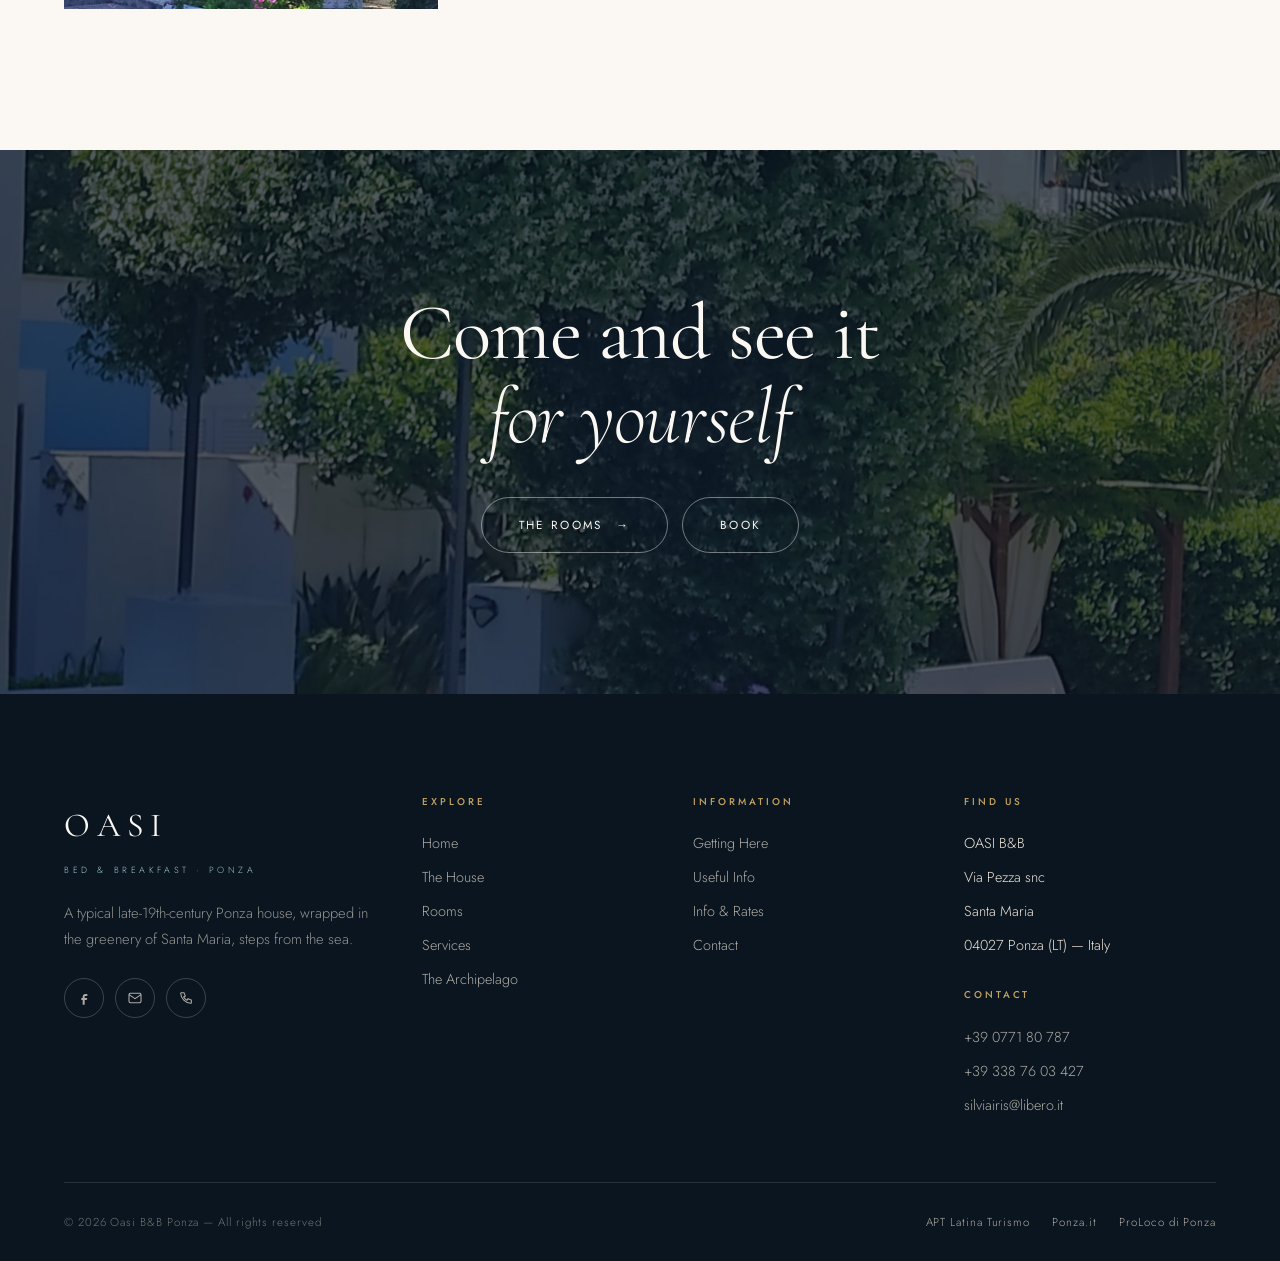
<file: lo-stabile.html>
<!DOCTYPE html>
<html lang="it">
<head>
<meta charset="utf-8">
<meta name="viewport" content="width=device-width,initial-scale=1">
<title>La nostra Oasi — Lo Stabile | Oasi B&amp;B Ponza</title>
<meta name="description" content="Tipica casa ponzese di fine '800 completamente ristrutturata, immersa nel verde a 350 m dal porticciolo di Santa Maria. Giardino, colazione all'aperto, accoglienza familiare.">
<link rel="stylesheet" href="assets/css/style.css">
<link rel="icon" href="data:image/svg+xml,%3Csvg xmlns='http://www.w3.org/2000/svg' viewBox='0 0 40 40'%3E%3Ccircle cx='20' cy='20' r='19' fill='%230a1520'/%3E%3Ctext x='20' y='27' font-family='Georgia' font-size='19' fill='%239fc7c9' text-anchor='middle'%3EO%3C/text%3E%3C/svg%3E">
</head>
<body>

<div id="loader"><div class="loader-mark">
  <span class="lm-name"><span>O</span><span style="animation-delay:.06s">A</span><span style="animation-delay:.12s">S</span><span style="animation-delay:.18s">I</span></span>
  <div class="loader-bar"><i></i></div><div class="loader-sub">Ponza · Isole Pontine</div>
</div></div>

<div id="site-header"></div>

<section class="phero">
  <div class="phero-img" data-parallax="0.12" style="background-image:url('assets/img/hero/01-giardino-piscina.jpg')"></div>
  <div class="phero-in">
    <p class="crumbs" data-reveal>Home <span>/</span> <span data-lang="it">Lo Stabile</span><span data-lang="en">The House</span></p>
    <h1 class="h1">
      <span class="split-line"><span data-lang="it">La nostra</span><span data-lang="en">Our</span></span>
      <span class="split-line"><span class="serif-italic">Oasi</span></span>
    </h1>
    <p class="sub" data-reveal data-reveal-delay="220">
      <span data-lang="it">Un angolo di paradiso in zona verdeggiante, dove l&rsquo;atmosfera rispecchia perfettamente l&rsquo;amore profondo per l&rsquo;ospitalità.</span>
      <span data-lang="en">A corner of paradise in a green setting, where the atmosphere reflects a deep love of hospitality.</span>
    </p>
  </div>
</section>

<!-- ---------- Racconto ---------- -->
<section class="sec">
  <div class="wrap split">
    <div>
      <p class="eyebrow" data-reveal><span data-lang="it">Fine &rsquo;800</span><span data-lang="en">Late 1800s</span></p>
      <h2 class="h2">
        <span class="split-line"><span data-lang="it">Una casa</span><span data-lang="en">A house</span></span>
        <span class="split-line"><span class="serif-italic" data-lang="it">che ha memoria</span><span class="serif-italic" data-lang="en">that remembers</span></span>
      </h2>
    </div>
    <div data-reveal data-reveal-delay="150">
      <p class="lede" data-lang="it">Tipica casa ponzese di fine ’800 completamente ristrutturata ed arredata sobriamente, ma con gusto, collocata in un angolo di paradiso in zona verdeggiante, a 350 mt dal porticciolo di S. Maria, a 200 mt dalla fermata dell’autobus ed a circa 1 km dal centro storico.</p>
      <p class="lede" data-lang="en">A typical late-19th-century Ponza house, fully restored and furnished simply but with taste, set in a corner of paradise in a green area — 350 m from the little harbour of S. Maria, 200 m from the bus stop and around 1 km from the old town.</p>
      <p data-lang="it">Nella nostra casa vi offriamo la comodità dei servizi di una struttura alberghiera, con il vantaggio di un&rsquo;accoglienza discreta e familiare, in cui il «cliente» viene considerato un ospite importante.</p>
      <p data-lang="en">In our house you'll find the convenience of hotel services combined with a discreet, family welcome — where the "customer" is considered an important guest.</p>
      <p data-lang="it">Troverete un ambiente sereno, tranquillo e confortevole dove poter degustare le nostre colazioni con prodotti casarecci tipici dell&rsquo;Isola. Il canto degli uccellini, il silenzio delle nostre abitazioni vi porteranno lontano dai rumori della città.</p>
      <p data-lang="en">You'll find a serene, quiet and comfortable setting where you can enjoy our breakfasts made with homemade products typical of the island. The song of the birds and the silence of our homes will carry you far from the noise of the city.</p>
    </div>
  </div>
</section>

<!-- ---------- Giardino ---------- -->
<section class="sec-sm sand">
  <div class="wrap split">
    <div class="clipwrap ratio-43" data-reveal="fade">
      <div class="bgimg" data-parallax="0.07" style="background-image:url('assets/img/giardino/gazebo-pozzo.jpg');inset:-8% 0"></div>
    </div>
    <div>
      <p class="eyebrow" data-reveal><span data-lang="it">Il giardino</span><span data-lang="en">The garden</span></p>
      <h2 class="h2">
        <span class="split-line"><span data-lang="it">Verdi e profumati</span><span data-lang="en">Green and fragrant</span></span>
        <span class="split-line"><span class="serif-italic" data-lang="it">cespugli</span><span class="serif-italic" data-lang="en">shrubs</span></span>
      </h2>
      <div class="mt-2" data-reveal data-reveal-delay="150">
        <p data-lang="it">Tutto intorno al B&amp;B si estende un bel giardino, con verdi e profumati cespugli, dove è possibile trascorrere un po&rsquo; di tempo in totale relax. L&rsquo;atmosfera che si respira qui rispecchia perfettamente l&rsquo;amore profondo per l&rsquo;ospitalità.</p>
        <p data-lang="en">All around the B&amp;B stretches a beautiful garden of green, fragrant shrubs, where you can spend time in complete relaxation. The atmosphere here reflects perfectly a deep love of hospitality.</p>
        <p data-lang="it">Ogni mattina serviamo un&rsquo;indimenticabile prima colazione nel nostro giardino.</p>
        <p data-lang="en">Every morning we serve an unforgettable breakfast in our garden.</p>
      </div>
      <div class="steps mt-3">
        <div class="step"><b data-lang="it">Il risveglio</b><b data-lang="en">Waking up</b><p data-lang="it">Solo il canto degli uccelli e il vento tra i cespugli mediterranei.</p><p data-lang="en">Only birdsong and wind through the Mediterranean shrubs.</p></div>
        <div class="step"><b data-lang="it">La colazione</b><b data-lang="en">Breakfast</b><p data-lang="it">All&rsquo;aperto, con prodotti casarecci tipici dell&rsquo;isola.</p><p data-lang="en">Outdoors, with homemade products typical of the island.</p></div>
        <div class="step"><b data-lang="it">Il pomeriggio</b><b data-lang="en">Afternoon</b><p data-lang="it">Idromassaggio esterno e solarium, all&rsquo;ombra del giardino.</p><p data-lang="en">Outdoor hot tub and solarium, in the shade of the garden.</p></div>
        <div class="step"><b data-lang="it">La sera</b><b data-lang="en">Evening</b><p data-lang="it">Il silenzio dell&rsquo;isola, a 350 metri dal mare.</p><p data-lang="en">The island's silence, 350 metres from the sea.</p></div>
      </div>
    </div>
  </div>
</section>

<!-- ---------- Galleria ---------- -->
<section class="sec">
  <div class="wrap">
    <div style="max-width:52ch;margin-bottom:3rem">
      <p class="eyebrow" data-reveal><span data-lang="it">Galleria</span><span data-lang="en">Gallery</span></p>
      <h2 class="h2"><span class="split-line"><span data-lang="it">Il giardino</span><span data-lang="en">The garden</span></span><span class="split-line"><span class="serif-italic" data-lang="it">e gli esterni</span><span class="serif-italic" data-lang="en">and the grounds</span></span></h2>
    </div>

    <div class="gal">
      <figure><img src="assets/img/giardino/lettini-bouganville.jpg" alt="Lettini e bouganville" loading="lazy"><figcaption>Solarium</figcaption></figure>
      <figure><img src="assets/img/giardino/idromassaggio-giardino.jpg" alt="Idromassaggio nel giardino" loading="lazy"><figcaption>Idromassaggio</figcaption></figure>
      <figure><img src="assets/img/giardino/idromassaggio-sera.jpg" alt="Idromassaggio al tramonto" loading="lazy"><figcaption>Al tramonto</figcaption></figure>
      <figure><img src="assets/img/giardino/laghetto-carpe.jpg" alt="Laghetto con carpe koi" loading="lazy"><figcaption>Il laghetto</figcaption></figure>
      <figure><img src="assets/img/giardino/ponte-legno.jpg" alt="Ponte di legno sul laghetto" loading="lazy"><figcaption>Il ponte</figcaption></figure>
      <figure><img src="assets/img/giardino/prato-gazebo.jpg" alt="Prato con gazebo" loading="lazy"><figcaption>Il prato</figcaption></figure>
      <figure><img src="assets/img/giardino/prato-palma-colline.jpg" alt="Prato con palma e colline" loading="lazy"><figcaption>Verso le colline</figcaption></figure>
      <figure><img src="assets/img/giardino/oleandro-scalinata.jpg" alt="Oleandro sulla scalinata" loading="lazy"><figcaption>L&rsquo;oleandro</figcaption></figure>
      <figure><img src="assets/img/giardino/giardino-alberi.jpg" alt="Giardino alberato" loading="lazy"><figcaption>Gli alberi</figcaption></figure>
      <figure><img src="assets/img/giardino/salotto-esterno.jpg" alt="Salotto esterno in giardino" loading="lazy"><figcaption>Salotto esterno</figcaption></figure>
      <figure><img src="assets/img/giardino/tavoli-pergola.jpg" alt="Tavoli sotto la pergola" loading="lazy"><figcaption>Sotto la pergola</figcaption></figure>
      <figure><img src="assets/img/giardino/solarium-bouganville.jpg" alt="Solarium con bouganville" loading="lazy"><figcaption>Il sole</figcaption></figure>
      <figure><img src="assets/img/giardino/arco-verde.jpg" alt="Arco di verde nel giardino" loading="lazy"><figcaption>L&rsquo;arco</figcaption></figure>
      <figure><img src="assets/img/giardino/topiaria-gazebo.jpg" alt="Topiaria e gazebo" loading="lazy"><figcaption>La topiaria</figcaption></figure>
      <figure><img src="assets/img/giardino/lettini-colline.jpg" alt="Lettini con vista sulle colline" loading="lazy"><figcaption>Vista colline</figcaption></figure>
      <figure><img src="assets/img/giardino/vialetto-gazebo.jpg" alt="Vialetto verso il gazebo" loading="lazy"><figcaption>Il vialetto</figcaption></figure>
      <figure><img src="assets/img/giardino/arco-divani.jpg" alt="Arco verde e divani bianchi" loading="lazy"><figcaption>I divani</figcaption></figure>
      <figure><img src="assets/img/giardino/scalinata-pietra.jpg" alt="Scalinata in pietra" loading="lazy"><figcaption>La scalinata</figcaption></figure>
      <figure><img src="assets/img/giardino/scalinata-blu.jpg" alt="Scalinata e parete blu" loading="lazy"><figcaption>Il blu di Ponza</figcaption></figure>
      <figure><img src="assets/img/giardino/angolo-fiorito.jpg" alt="Angolo fiorito con tavolo" loading="lazy"><figcaption>Angolo fiorito</figcaption></figure>
      <figure><img src="assets/img/giardino/banani.jpg" alt="Banani nel giardino" loading="lazy"><figcaption>I banani</figcaption></figure>
      <figure><img src="assets/img/giardino/banani-vialetto.jpg" alt="Vialetto tra i banani" loading="lazy"><figcaption>Tra i banani</figcaption></figure>
      <figure><img src="assets/img/esterni/vialetto-altalena.jpg" alt="Vialetto con altalena" loading="lazy"><figcaption>L&rsquo;altalena</figcaption></figure>
      <figure><img src="assets/img/esterni/ingresso-giardino.jpg" alt="Ingresso e giardino" loading="lazy"><figcaption>L&rsquo;ingresso</figcaption></figure>
      <figure><img src="assets/img/esterni/patio-tavoli.jpg" alt="Patio con tavoli e ombrellone" loading="lazy"><figcaption>Il patio</figcaption></figure>
      <figure><img src="assets/img/esterni/prato-palma.jpg" alt="Prato con palma" loading="lazy"><figcaption>Il prato</figcaption></figure>
      <figure><img src="assets/img/colazione/colazione-pergolato.jpg" alt="Colazione servita sotto il pergolato" loading="lazy"><figcaption>Colazione fuori</figcaption></figure>
      <figure><img src="assets/img/colazione/sala-colazione.jpg" alt="Sala colazione con murale del tramonto" loading="lazy"><figcaption>La sala</figcaption></figure>
      <figure><img src="assets/img/colazione/sala-vetrata.jpg" alt="La sala colazione vista dalla vetrata" loading="lazy"><figcaption>Dalla vetrata</figcaption></figure>
      <figure><img src="assets/img/colazione/pergolato-bistro.jpg" alt="Tavolino bistro sotto il pergolato" loading="lazy"><figcaption>Il bistro</figcaption></figure>
      <figure><img src="assets/img/colazione/tavolo-apparecchiato.jpg" alt="Tavolo apparecchiato per la colazione" loading="lazy"><figcaption>Apparecchiato</figcaption></figure>
      <figure><img src="assets/img/esterni/insegna-oasi.jpg" alt="Insegna in ceramica Oasi — La Casa di Silvia" loading="lazy"><figcaption>L&rsquo;insegna</figcaption></figure>
      <figure><img src="assets/img/esterni/cancello-blu.jpg" alt="Cancello blu in ferro battuto" loading="lazy"><figcaption>Il cancello</figcaption></figure>
      <figure><img src="assets/img/esterni/insegna-cancello.jpg" alt="Insegna e cancello d'ingresso" loading="lazy"><figcaption>L&rsquo;ingresso</figcaption></figure>
      <figure><img src="assets/img/esterni/facciata-oleandro.jpg" alt="Facciata azzurra con oleandro" loading="lazy"><figcaption>La facciata</figcaption></figure>
      <figure><img src="assets/img/esterni/terrazza-tavolo.jpg" alt="Terrazza con tavolo e ombrellone" loading="lazy"><figcaption>La terrazza</figcaption></figure>
      <figure><img src="assets/img/esterni/terrazza-lettini.jpg" alt="Terrazza con lettini e vista" loading="lazy"><figcaption>Terrazza panoramica</figcaption></figure>
      <figure><img src="assets/img/giardino/prato-cycas.jpg" alt="Prato con cycas e colline" loading="lazy"><figcaption>La cycas</figcaption></figure>
      <figure><img src="assets/img/giardino/calle-poltrona.jpg" alt="Calle e poltrona sul muretto in pietra" loading="lazy"><figcaption>Le calle</figcaption></figure>
      <figure><img src="assets/img/giardino/patio-legno.jpg" alt="Patio con legno di mare e fiori" loading="lazy"><figcaption>Il patio</figcaption></figure>
      <figure><img src="assets/img/giardino/gazebo-muretto.jpg" alt="Gazebo blu oltre il muretto in pietra" loading="lazy"><figcaption>Il gazebo</figcaption></figure>
      <figure><img src="assets/img/giardino/prato-pergolato.jpg" alt="Prato e pergolato con tende" loading="lazy"><figcaption>Il pergolato</figcaption></figure>
      <figure><img src="assets/img/giardino/terrazza-piante.jpg" alt="Terrazza con piante e fiori" loading="lazy"><figcaption>Tra le piante</figcaption></figure>
      <figure><img src="assets/img/giardino/topiaria-muretto.jpg" alt="Topiaria e muretto in pietra" loading="lazy"><figcaption>La topiaria</figcaption></figure>
    </div>
  </div>
</section>

<section class="cta">
  <div class="cta-bg" data-parallax="0.1" style="background-image:url('assets/img/hero/06-arco-divani.jpg')"></div>
  <div class="cta-in wrap">
    <h2 class="h1" data-reveal><span data-lang="it">Venite a vederla<br><span class="serif-italic">di persona</span></span><span data-lang="en">Come and see it<br><span class="serif-italic">for yourself</span></span></h2>
    <div class="hero-cta" style="justify-content:center" data-reveal data-reveal-delay="180">
      <a class="btn btn-ghost" href="camere.html"><span data-lang="it">Le camere</span><span data-lang="en">The rooms</span><span class="ar">→</span></a>
      <a class="btn btn-ghost" href="info-e-prezzi.html"><span data-lang="it">Prenota</span><span data-lang="en">Book</span></a>
    </div>
  </div>
</section>

<div id="site-footer"></div>
<script src="assets/js/site.js"></script>
</body>
</html>
</file>
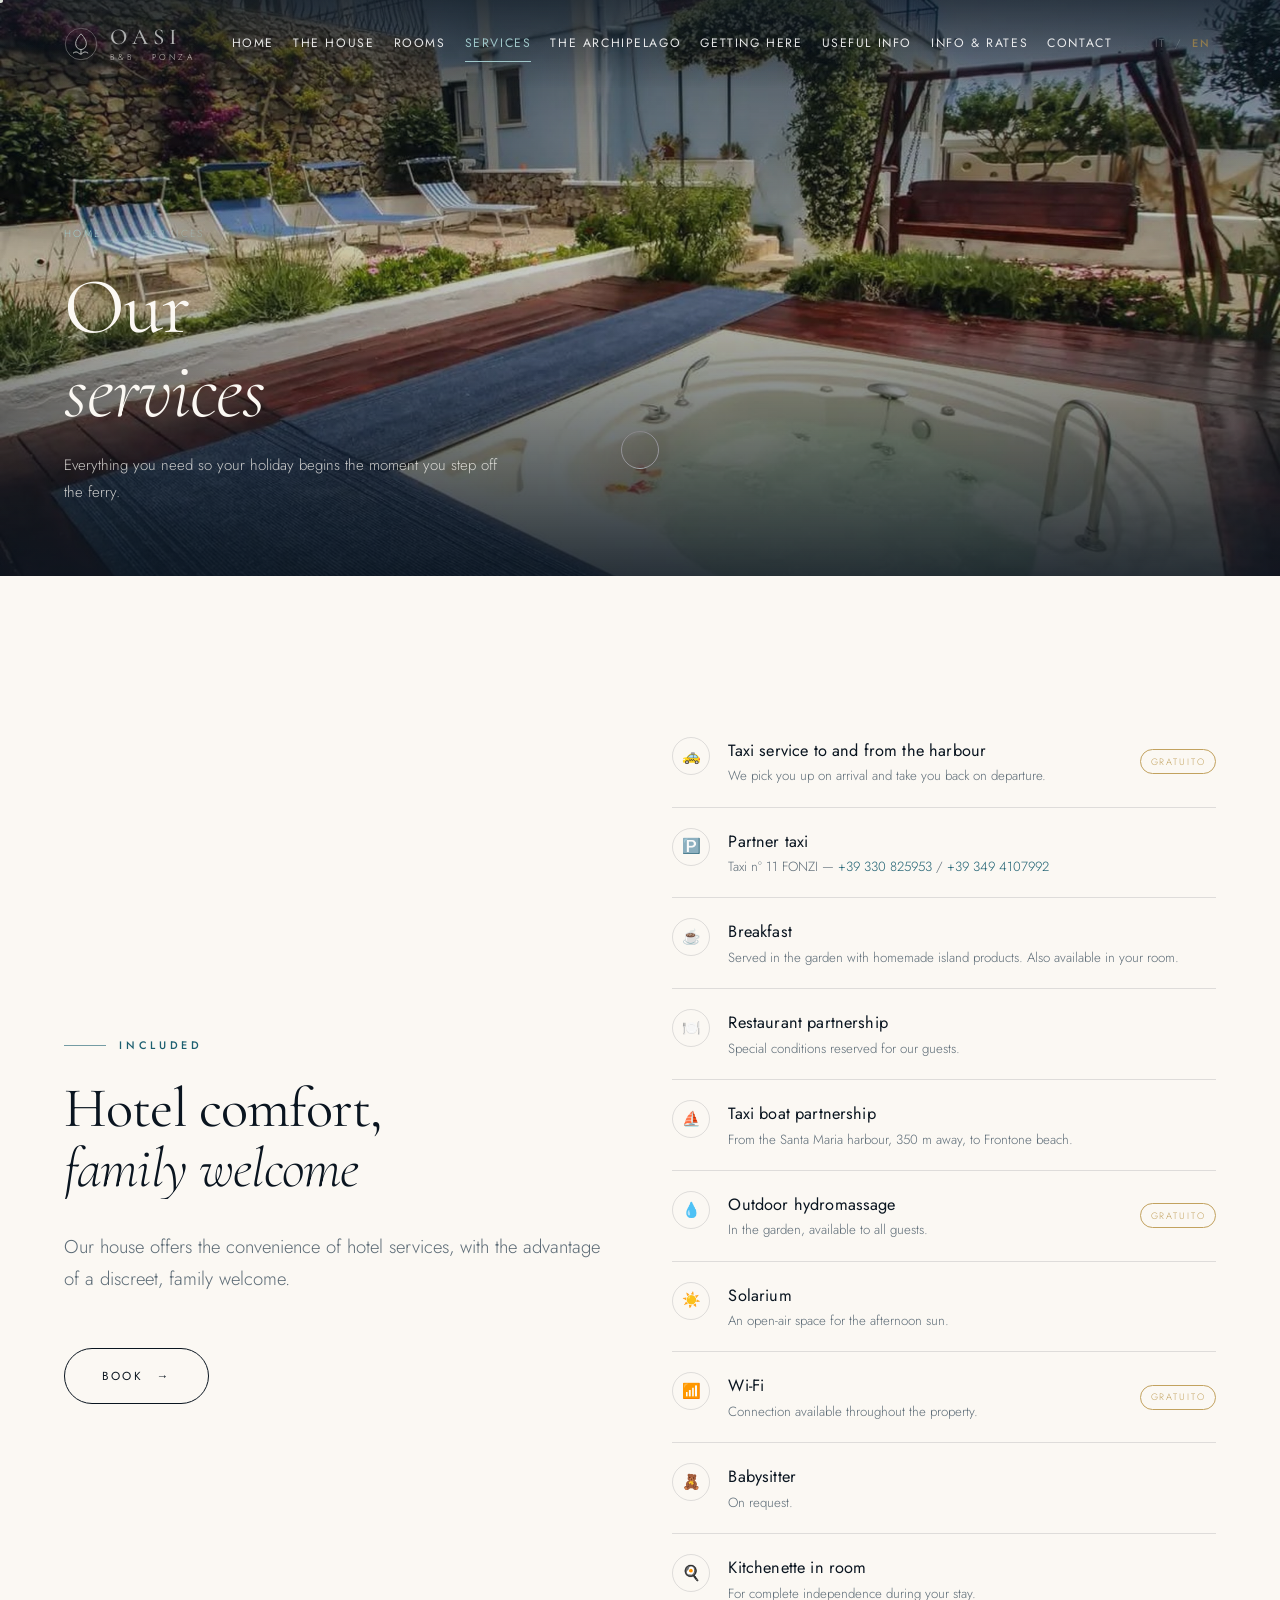
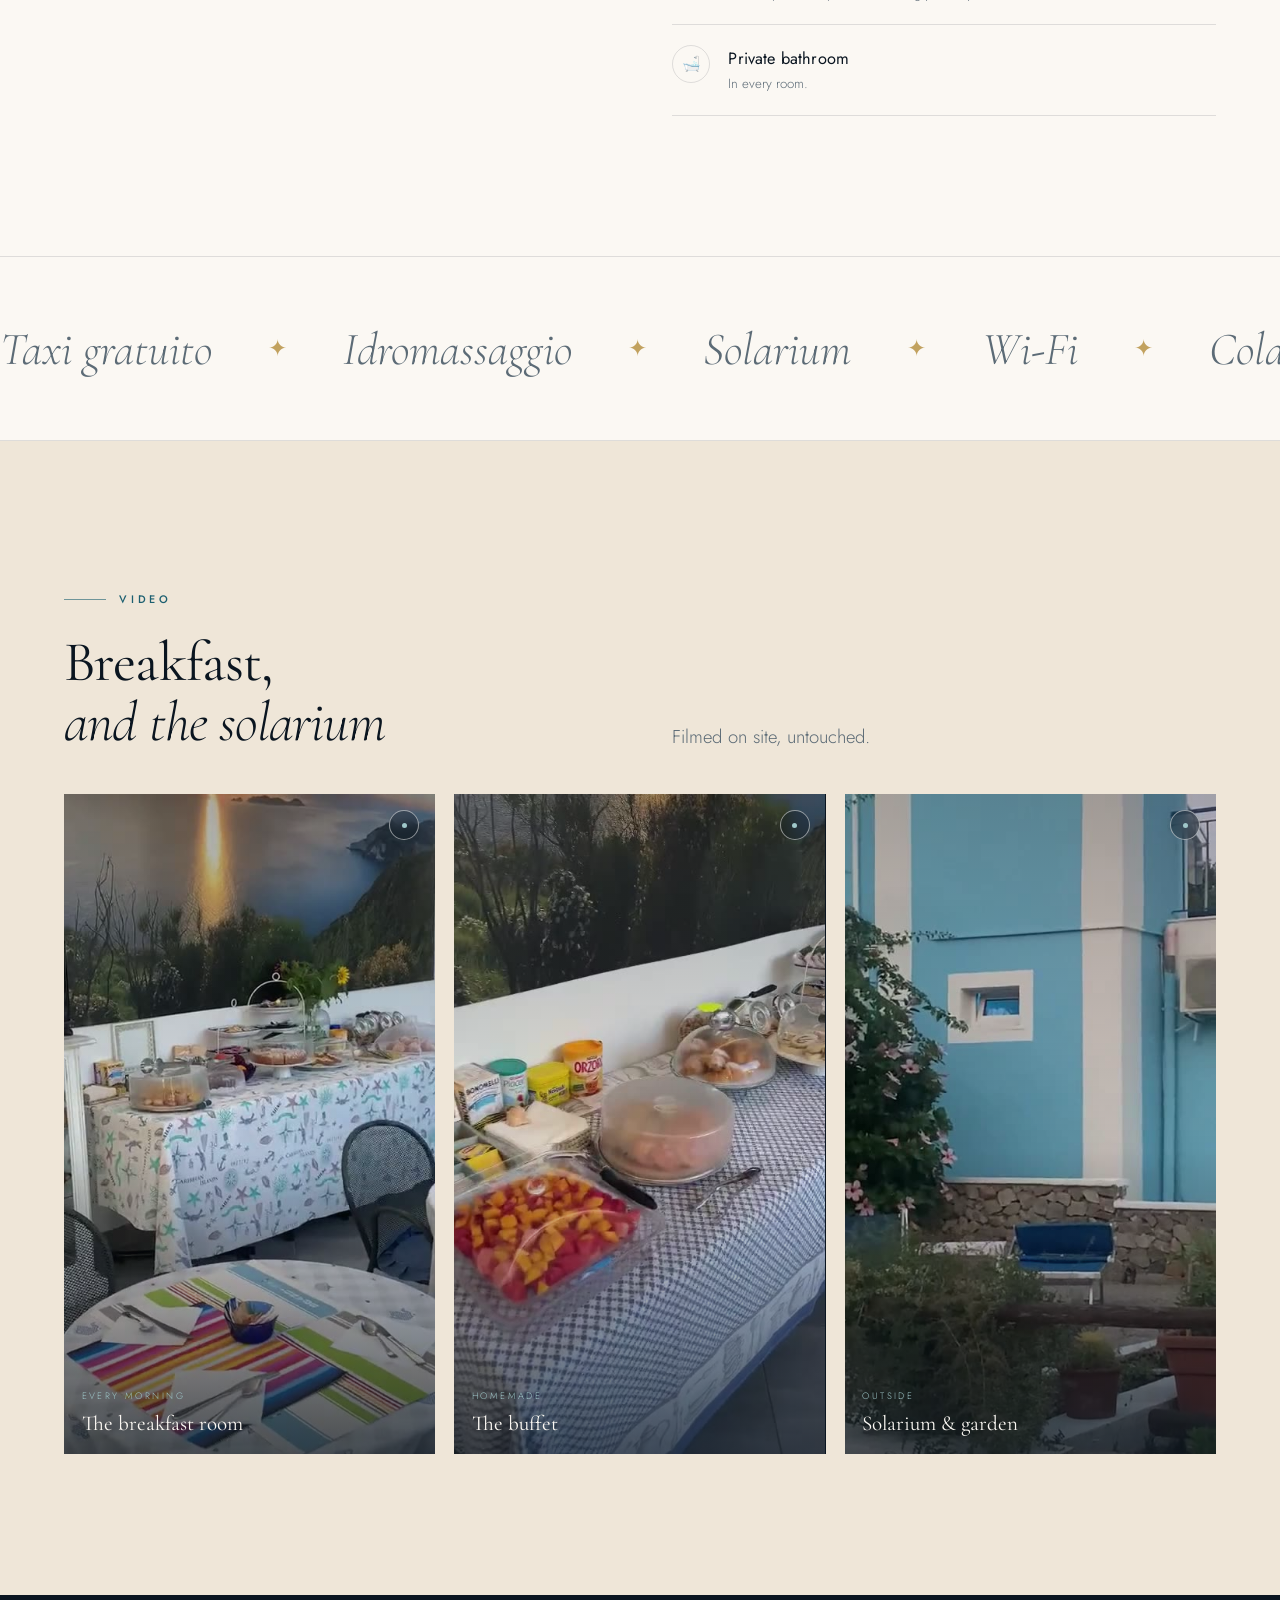
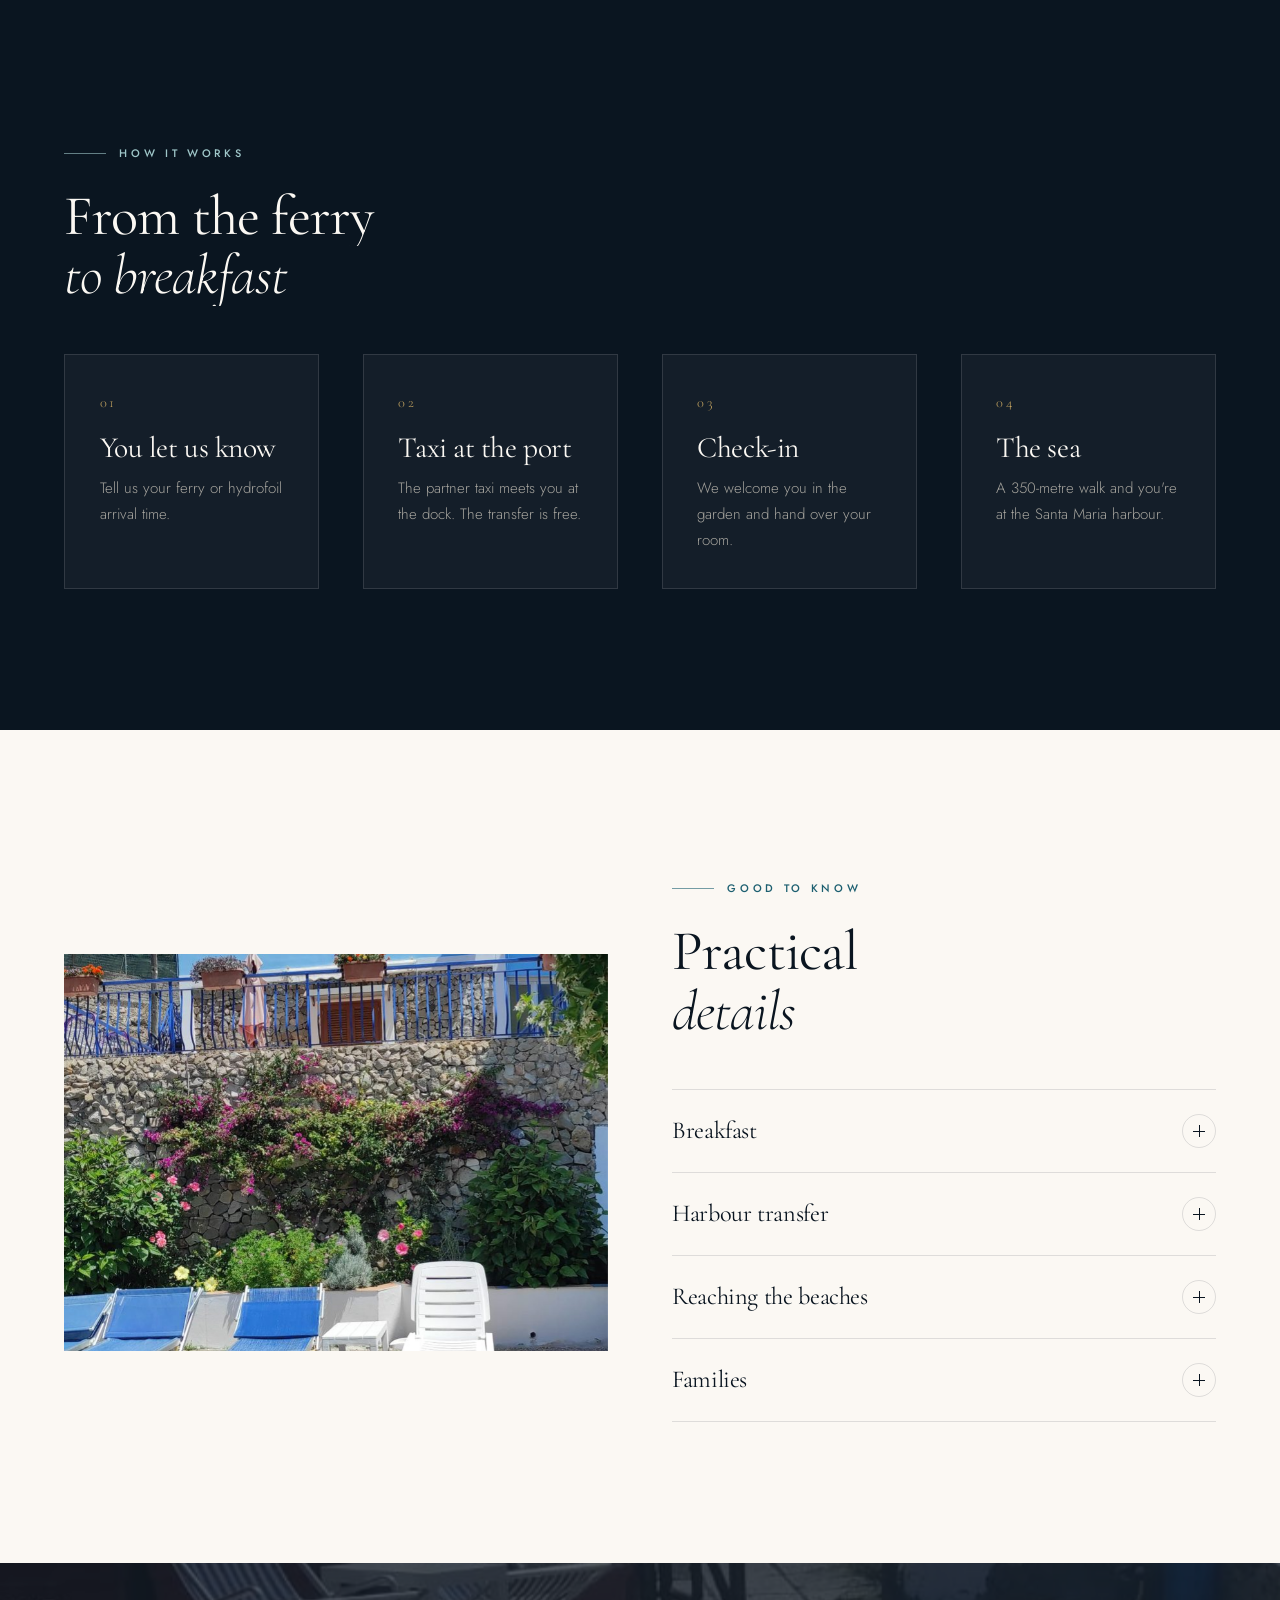
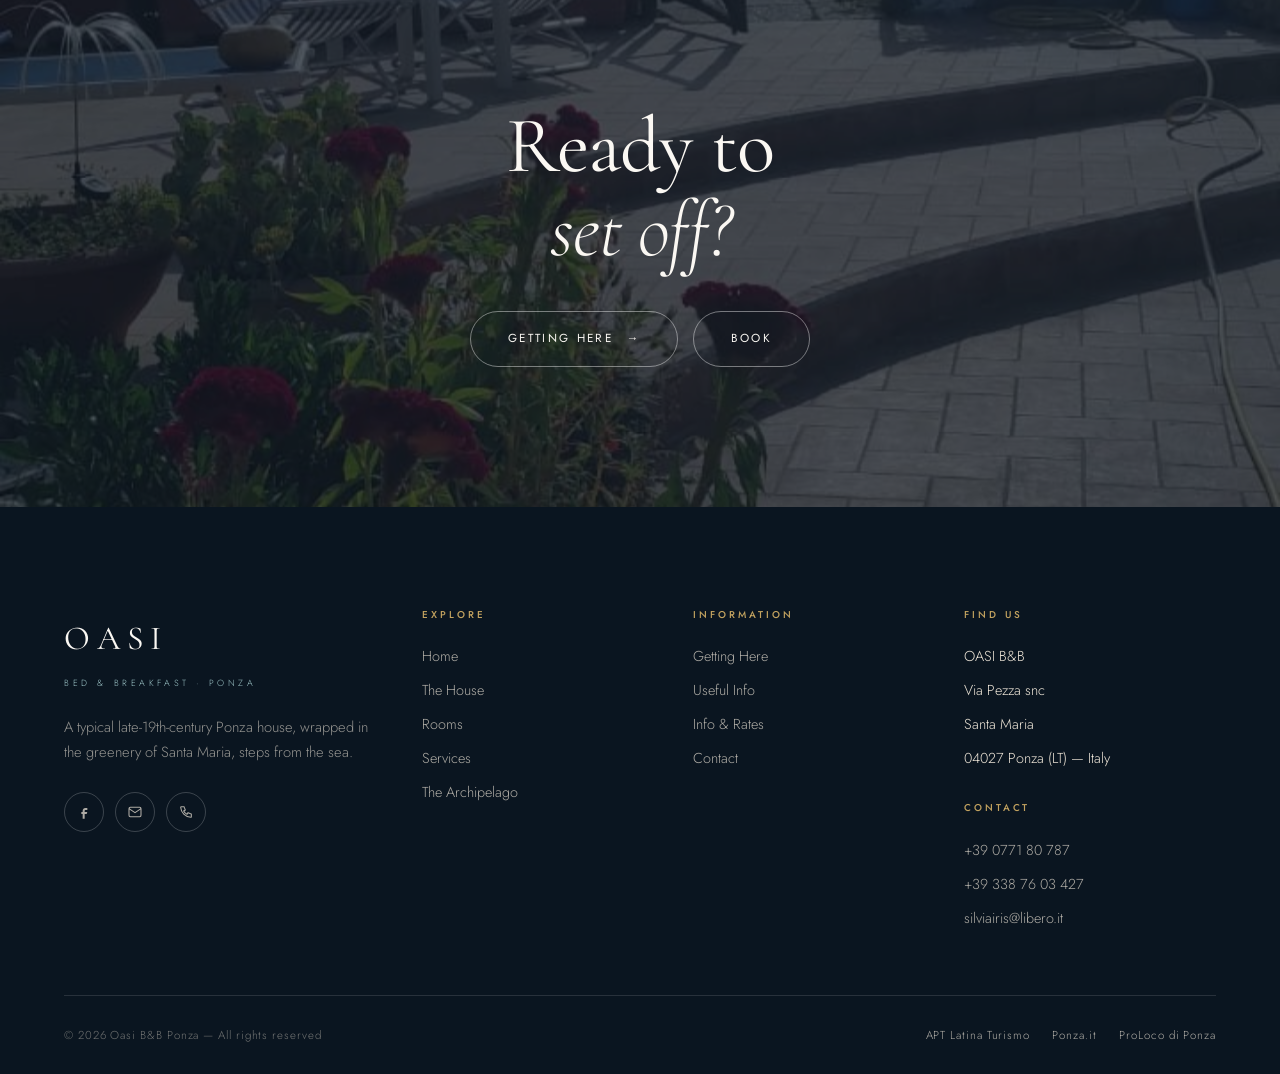
<file: servizi.html>
<!DOCTYPE html>
<html lang="it">
<head>
<meta charset="utf-8">
<meta name="viewport" content="width=device-width,initial-scale=1">
<title>Servizi | Oasi B&amp;B Ponza</title>
<meta name="description" content="Taxi gratuito da e per il porto, colazione, idromassaggio esterno, solarium, Wi-Fi gratuito, convenzioni ristorante e taxi boat, baby sitter su richiesta.">
<link rel="stylesheet" href="assets/css/style.css">
<link rel="icon" href="data:image/svg+xml,%3Csvg xmlns='http://www.w3.org/2000/svg' viewBox='0 0 40 40'%3E%3Ccircle cx='20' cy='20' r='19' fill='%230a1520'/%3E%3Ctext x='20' y='27' font-family='Georgia' font-size='19' fill='%239fc7c9' text-anchor='middle'%3EO%3C/text%3E%3C/svg%3E">
</head>
<body>

<div id="loader"><div class="loader-mark">
  <span class="lm-name"><span>O</span><span style="animation-delay:.06s">A</span><span style="animation-delay:.12s">S</span><span style="animation-delay:.18s">I</span></span>
  <div class="loader-bar"><i></i></div><div class="loader-sub">Ponza · Isole Pontine</div>
</div></div>

<div id="site-header"></div>

<section class="phero">
  <div class="phero-img" data-parallax="0.12" style="background-image:url('assets/img/hero/02-idromassaggio-solarium.jpg')"></div>
  <div class="phero-in">
    <p class="crumbs" data-reveal>Home <span>/</span> <span data-lang="it">Servizi</span><span data-lang="en">Services</span></p>
    <h1 class="h1">
      <span class="split-line"><span data-lang="it">I nostri</span><span data-lang="en">Our</span></span>
      <span class="split-line"><span class="serif-italic" data-lang="it">servizi</span><span class="serif-italic" data-lang="en">services</span></span>
    </h1>
    <p class="sub" data-reveal data-reveal-delay="220">
      <span data-lang="it">Tutto ciò che serve perché la vostra vacanza cominci dal momento in cui scendete dal traghetto.</span>
      <span data-lang="en">Everything you need so your holiday begins the moment you step off the ferry.</span>
    </p>
  </div>
</section>

<section class="sec">
  <div class="wrap split">
    <div>
      <p class="eyebrow" data-reveal><span data-lang="it">Inclusi</span><span data-lang="en">Included</span></p>
      <h2 class="h2">
        <span class="split-line"><span data-lang="it">La comodità</span><span data-lang="en">Hotel comfort,</span></span>
        <span class="split-line"><span class="serif-italic" data-lang="it">di un albergo</span><span class="serif-italic" data-lang="en">family welcome</span></span>
      </h2>
      <div class="mt-2" data-reveal data-reveal-delay="140">
        <p class="lede" data-lang="it">La nostra struttura offre la comodità dei servizi di una struttura alberghiera, con il vantaggio di un&rsquo;accoglienza discreta e familiare.</p>
        <p class="lede" data-lang="en">Our house offers the convenience of hotel services, with the advantage of a discreet, family welcome.</p>
      </div>
      <a class="btn mt-2" href="info-e-prezzi.html"><span data-lang="it">Prenota</span><span data-lang="en">Book</span><span class="ar">→</span></a>
    </div>

    <div class="stagger">
      <div class="svc"><span class="ico">🚕</span><span>
        <b data-lang="it">Servizio taxi check-in / check-out per il porto</b><b data-lang="en">Taxi service to and from the harbour</b>
        <small data-lang="it">Vi veniamo a prendere all&rsquo;arrivo e vi riaccompagniamo alla partenza.</small>
        <small data-lang="en">We pick you up on arrival and take you back on departure.</small></span><span class="free">Gratuito</span></div>

      <div class="svc"><span class="ico">🅿️</span><span>
        <b data-lang="it">Taxi convenzionato</b><b data-lang="en">Partner taxi</b>
        <small>Taxi n° 11 FONZI — <a href="tel:+39330825953" style="color:var(--sea)">+39 330 825953</a> / <a href="tel:+393494107992" style="color:var(--sea)">+39 349 4107992</a></small></span></div>

      <div class="svc"><span class="ico">☕</span><span>
        <b data-lang="it">Prima colazione</b><b data-lang="en">Breakfast</b>
        <small data-lang="it">Servita in giardino, con prodotti casarecci tipici dell&rsquo;isola. Possibile anche in camera.</small>
        <small data-lang="en">Served in the garden with homemade island products. Also available in your room.</small></span></div>

      <div class="svc"><span class="ico">🍽️</span><span>
        <b data-lang="it">Convenzione ristorante</b><b data-lang="en">Restaurant partnership</b>
        <small data-lang="it">Condizioni riservate ai nostri ospiti.</small>
        <small data-lang="en">Special conditions reserved for our guests.</small></span></div>

      <div class="svc"><span class="ico">⛵</span><span>
        <b data-lang="it">Convenzione taxi boat</b><b data-lang="en">Taxi boat partnership</b>
        <small data-lang="it">Dal porticciolo di Santa Maria, a 350 m, verso la spiaggia del Frontone.</small>
        <small data-lang="en">From the Santa Maria harbour, 350 m away, to Frontone beach.</small></span></div>

      <div class="svc"><span class="ico">💧</span><span>
        <b data-lang="it">Idromassaggio esterno</b><b data-lang="en">Outdoor hydromassage</b>
        <small data-lang="it">Nel giardino, a disposizione degli ospiti.</small>
        <small data-lang="en">In the garden, available to all guests.</small></span><span class="free">Gratuito</span></div>

      <div class="svc"><span class="ico">☀️</span><span>
        <b>Solarium</b>
        <small data-lang="it">Spazio all&rsquo;aperto per il sole del pomeriggio.</small>
        <small data-lang="en">An open-air space for the afternoon sun.</small></span></div>

      <div class="svc"><span class="ico">📶</span><span>
        <b data-lang="it">Wi-Fi</b><b data-lang="en">Wi-Fi</b>
        <small data-lang="it">Connessione disponibile nella struttura.</small>
        <small data-lang="en">Connection available throughout the property.</small></span><span class="free">Gratuito</span></div>

      <div class="svc"><span class="ico">🧸</span><span>
        <b data-lang="it">Baby sitter</b><b data-lang="en">Babysitter</b>
        <small data-lang="it">Su richiesta.</small><small data-lang="en">On request.</small></span></div>

      <div class="svc"><span class="ico">🍳</span><span>
        <b data-lang="it">Cucinino in camera</b><b data-lang="en">Kitchenette in room</b>
        <small data-lang="it">Per la massima autonomia durante il soggiorno.</small>
        <small data-lang="en">For complete independence during your stay.</small></span></div>

      <div class="svc"><span class="ico">🛁</span><span>
        <b data-lang="it">Bagno privato in camera</b><b data-lang="en">Private bathroom</b>
        <small data-lang="it">In tutte le camere.</small><small data-lang="en">In every room.</small></span></div>
    </div>
  </div>
</section>

<div class="marquee" aria-hidden="true">
  <div class="marquee-track">
    <span>Taxi gratuito</span><span>Idromassaggio</span><span>Solarium</span><span>Wi-Fi</span><span>Colazione</span><span>Taxi boat</span>
    <span>Taxi gratuito</span><span>Idromassaggio</span><span>Solarium</span><span>Wi-Fi</span><span>Colazione</span><span>Taxi boat</span>
  </div>
</div>

<!-- ---------- Video ---------- -->
<section class="sec sand">
  <div class="wrap">
    <div class="split" style="align-items:flex-end;margin-bottom:2.6rem">
      <div>
        <p class="eyebrow" data-reveal><span data-lang="it">Video</span><span data-lang="en">Video</span></p>
        <h2 class="h2">
          <span class="split-line"><span data-lang="it">La colazione</span><span data-lang="en">Breakfast,</span></span>
          <span class="split-line"><span class="serif-italic" data-lang="it">e il solarium</span><span class="serif-italic" data-lang="en">and the solarium</span></span>
        </h2>
      </div>
      <div data-reveal data-reveal-delay="150">
        <p class="lede mb-0" data-lang="it">Girati nella struttura, senza ritocchi.</p>
        <p class="lede mb-0" data-lang="en">Filmed on site, untouched.</p>
      </div>
    </div>

    <div class="reels stagger" style="grid-template-columns:repeat(3,1fr)">
      <figure class="reel">
        <video data-auto muted loop playsinline preload="none" poster="assets/video/sala.jpg" src="assets/video/sala.mp4"></video>
        <span class="play"><i></i></span>
        <figcaption><span data-lang="it">Ogni mattina</span><span data-lang="en">Every morning</span>
          <b data-lang="it">La sala colazione</b><b data-lang="en">The breakfast room</b></figcaption>
      </figure>
      <figure class="reel">
        <video data-auto muted loop playsinline preload="none" poster="assets/video/buffet.jpg" src="assets/video/buffet.mp4"></video>
        <span class="play"><i></i></span>
        <figcaption><span data-lang="it">Prodotti casarecci</span><span data-lang="en">Homemade</span>
          <b data-lang="it">Il buffet</b><b data-lang="en">The buffet</b></figcaption>
      </figure>
      <figure class="reel">
        <video data-auto muted loop playsinline preload="none" poster="assets/video/giardino.jpg" src="assets/video/giardino.mp4"></video>
        <span class="play"><i></i></span>
        <figcaption><span data-lang="it">Fuori</span><span data-lang="en">Outside</span>
          <b data-lang="it">Solarium e giardino</b><b data-lang="en">Solarium &amp; garden</b></figcaption>
      </figure>
    </div>
  </div>
</section>

<section class="sec dark">
  <div class="wrap">
    <div style="max-width:52ch;margin-bottom:3rem">
      <p class="eyebrow is-light" data-reveal><span data-lang="it">Come funziona</span><span data-lang="en">How it works</span></p>
      <h2 class="h2"><span class="split-line"><span data-lang="it">Dal traghetto</span><span data-lang="en">From the ferry</span></span><span class="split-line"><span class="serif-italic" data-lang="it">alla colazione</span><span class="serif-italic" data-lang="en">to breakfast</span></span></h2>
    </div>
    <div class="grid g-4 stagger">
      <article class="card"><span class="num">01</span><h3 class="h3" data-lang="it">Ci avvisate</h3><h3 class="h3" data-lang="en">You let us know</h3><p data-lang="it">Comunicateci l&rsquo;orario di arrivo del traghetto o dell&rsquo;aliscafo.</p><p data-lang="en">Tell us your ferry or hydrofoil arrival time.</p></article>
      <article class="card"><span class="num">02</span><h3 class="h3" data-lang="it">Taxi al porto</h3><h3 class="h3" data-lang="en">Taxi at the port</h3><p data-lang="it">Il taxi convenzionato vi attende allo sbarco. Il transfer è gratuito.</p><p data-lang="en">The partner taxi meets you at the dock. The transfer is free.</p></article>
      <article class="card"><span class="num">03</span><h3 class="h3" data-lang="it">Check-in</h3><h3 class="h3" data-lang="en">Check-in</h3><p data-lang="it">Vi accogliamo in giardino e vi consegniamo la camera.</p><p data-lang="en">We welcome you in the garden and hand over your room.</p></article>
      <article class="card"><span class="num">04</span><h3 class="h3" data-lang="it">Il mare</h3><h3 class="h3" data-lang="en">The sea</h3><p data-lang="it">350 metri a piedi e siete al porticciolo di Santa Maria.</p><p data-lang="en">A 350-metre walk and you're at the Santa Maria harbour.</p></article>
    </div>
  </div>
</section>

<section class="sec">
  <div class="wrap split">
    <div class="clipwrap ratio-43" data-reveal="fade">
      <div class="bgimg" data-parallax="0.07" style="background-image:url('assets/img/giardino/solarium-bouganville.jpg');inset:-8% 0"></div>
    </div>
    <div>
      <p class="eyebrow" data-reveal><span data-lang="it">Buono a sapersi</span><span data-lang="en">Good to know</span></p>
      <h2 class="h2"><span class="split-line"><span data-lang="it">Dettagli</span><span data-lang="en">Practical</span></span><span class="split-line"><span class="serif-italic" data-lang="it">pratici</span><span class="serif-italic" data-lang="en">details</span></span></h2>
      <div class="acc mt-3">
        <div class="acc-item"><button class="acc-head" type="button"><h3 data-lang="it">La colazione</h3><h3 data-lang="en">Breakfast</h3><span class="pm"></span></button>
          <div class="acc-body"><div class="acc-body-in">
            <p class="muted mb-0" data-lang="it">Ogni mattina serviamo un&rsquo;indimenticabile prima colazione nel nostro giardino, con prodotti casarecci tipici dell&rsquo;Isola. È possibile richiederla anche in camera.</p>
            <p class="muted mb-0" data-lang="en">Every morning we serve an unforgettable breakfast in our garden, with homemade products typical of the island. It can also be served in your room on request.</p>
          </div></div></div>
        <div class="acc-item"><button class="acc-head" type="button"><h3 data-lang="it">Il transfer dal porto</h3><h3 data-lang="en">Harbour transfer</h3><span class="pm"></span></button>
          <div class="acc-body"><div class="acc-body-in">
            <p class="muted mb-0" data-lang="it">Il servizio taxi per il check-in e il check-out dal porto è gratuito. Il taxi convenzionato è il n° 11 — Massimo Fonzetti (FONZI), +39 330 825953 / +39 349 4107992.</p>
            <p class="muted mb-0" data-lang="en">The taxi service for check-in and check-out from the harbour is free of charge. Our partner is taxi no. 11 — Massimo Fonzetti (FONZI), +39 330 825953 / +39 349 4107992.</p>
          </div></div></div>
        <div class="acc-item"><button class="acc-head" type="button"><h3 data-lang="it">Raggiungere le spiagge</h3><h3 data-lang="en">Reaching the beaches</h3><span class="pm"></span></button>
          <div class="acc-body"><div class="acc-body-in">
            <p class="muted mb-0" data-lang="it">Siamo a 350 m dal porticciolo di Santa Maria, dove trovate i taxi-boat per il Frontone. Chiaia di Luna è l&rsquo;unica spiaggia raggiungibile a piedi, tramite un tunnel romano.</p>
            <p class="muted mb-0" data-lang="en">We are 350 m from the Santa Maria harbour, where you'll find taxi-boats to Frontone. Chiaia di Luna is the only beach reachable on foot, through a Roman tunnel.</p>
          </div></div></div>
        <div class="acc-item"><button class="acc-head" type="button"><h3 data-lang="it">Famiglie</h3><h3 data-lang="en">Families</h3><span class="pm"></span></button>
          <div class="acc-body"><div class="acc-body-in">
            <p class="muted mb-0" data-lang="it">Il servizio di baby sitter è disponibile su richiesta. Le camere dispongono di cucinino, utile con i bambini piccoli.</p>
            <p class="muted mb-0" data-lang="en">Babysitting is available on request. Rooms have a kitchenette, which helps with young children.</p>
          </div></div></div>
      </div>
    </div>
  </div>
</section>

<section class="cta">
  <div class="cta-bg" data-parallax="0.1" style="background-image:url('assets/img/esterni/vialetto-fiorito.jpg')"></div>
  <div class="cta-in wrap">
    <h2 class="h1" data-reveal><span data-lang="it">Pronti a<br><span class="serif-italic">partire?</span></span><span data-lang="en">Ready to<br><span class="serif-italic">set off?</span></span></h2>
    <div class="hero-cta" style="justify-content:center" data-reveal data-reveal-delay="180">
      <a class="btn btn-ghost" href="come-raggiungerci.html"><span data-lang="it">Come raggiungerci</span><span data-lang="en">Getting here</span><span class="ar">→</span></a>
      <a class="btn btn-ghost" href="info-e-prezzi.html"><span data-lang="it">Prenota</span><span data-lang="en">Book</span></a>
    </div>
  </div>
</section>

<div id="site-footer"></div>
<script src="assets/js/site.js"></script>
</body>
</html>
</file>
<file: assets/css/style.css>
/* ============================================================
   OASI B&B — Ponza
   Design system + motion engine
   ============================================================ */

@import url('https://fonts.googleapis.com/css2?family=Cormorant+Garamond:ital,wght@0,300;0,400;0,500;0,600;0,700;1,300;1,400&family=Jost:wght@200;300;400;500;600&display=swap');

/* ---------- Tokens ---------- */
:root{
  --ink:#0a1520;
  --deep:#102b3e;
  --sea:#1c5f70;
  --sea-lt:#2d8496;
  --foam:#9fc7c9;
  --sand:#efe6d8;
  --cream:#fbf8f3;
  --white:#ffffff;
  --terra:#bf6a41;
  --gold:#c2a25f;

  --bg:var(--cream);
  --fg:var(--ink);
  --muted:#5c6b76;
  --line:rgba(10,21,32,.12);

  --font-display:'Cormorant Garamond', 'Times New Roman', serif;
  --font-sans:'Jost', -apple-system, BlinkMacSystemFont, 'Segoe UI', sans-serif;

  --ease:cubic-bezier(.22,1,.36,1);
  --ease-io:cubic-bezier(.65,.05,.36,1);

  --pad:clamp(1.25rem, 5vw, 6rem);
  --maxw:1320px;
  --nav-h:88px;
}

*,*::before,*::after{box-sizing:border-box}
html{-webkit-text-size-adjust:100%;scroll-behavior:smooth}
body{
  margin:0;
  background:var(--bg);
  color:var(--fg);
  font-family:var(--font-sans);
  font-weight:300;
  font-size:clamp(15px,1.02vw,17px);
  line-height:1.75;
  overflow-x:hidden;
  -webkit-font-smoothing:antialiased;
}
body.is-locked{overflow:hidden}
img{max-width:100%;display:block}
a{color:inherit;text-decoration:none}
button{font:inherit;color:inherit;background:none;border:0;cursor:pointer}
::selection{background:var(--sea);color:var(--cream)}

/* ---------- Bilingual switching ---------- */
html[lang="it"] [data-lang="en"]{display:none !important}
html[lang="en"] [data-lang="it"]{display:none !important}

/* ---------- Type ---------- */
h1,h2,h3,h4{font-family:var(--font-display);font-weight:400;line-height:1.06;margin:0;letter-spacing:-.015em}
.h-display{font-size:clamp(3rem,9vw,8.5rem)}
.h1{font-size:clamp(2.5rem,6.2vw,5.6rem)}
.h2{font-size:clamp(2rem,4.4vw,3.9rem)}
.h3{font-size:clamp(1.5rem,2.3vw,2.35rem)}
p{margin:0 0 1.15em}
.lede{font-size:clamp(1.06rem,1.45vw,1.35rem);line-height:1.72;color:var(--muted);font-weight:300}
.eyebrow{
  font-size:.68rem;letter-spacing:.34em;text-transform:uppercase;
  font-weight:500;color:var(--sea);display:inline-flex;align-items:center;gap:.85rem;margin:0 0 1.5rem;
}
.eyebrow::before{content:"";width:2.6rem;height:1px;background:currentColor;opacity:.6}
.eyebrow.is-light{color:var(--foam)}
.serif-italic{font-family:var(--font-display);font-style:italic;font-weight:300}

/* ---------- Layout ---------- */
.wrap{max-width:var(--maxw);margin-inline:auto;padding-inline:var(--pad)}
.wrap-narrow{max-width:860px;margin-inline:auto;padding-inline:var(--pad)}
section{position:relative}
.sec{padding-block:clamp(5rem,11vw,10rem)}
.sec-sm{padding-block:clamp(3.5rem,7vw,6rem)}
.grid{display:grid;gap:clamp(1.5rem,3.4vw,4rem)}
.g-2{grid-template-columns:repeat(2,1fr)}
.g-3{grid-template-columns:repeat(3,1fr)}
.g-4{grid-template-columns:repeat(4,1fr)}
.split{display:grid;grid-template-columns:1fr 1fr;gap:clamp(2rem,5vw,6rem);align-items:center}
.dark{background:var(--ink);color:var(--sand)}
.dark .lede,.dark .muted{color:rgba(239,230,216,.66)}
.dark .h2,.dark h3{color:var(--cream)}
.sand{background:var(--sand)}
.rule{height:1px;background:var(--line);border:0;margin:0}

/* ============================================================
   PRELOADER
   ============================================================ */
#loader{
  position:fixed;inset:0;z-index:9999;background:var(--ink);
  display:grid;place-items:center;
  transition:opacity .7s var(--ease), visibility .7s;
}
#loader.done{opacity:0;visibility:hidden}
.loader-mark{text-align:center;color:var(--cream)}
.loader-mark .lm-name{
  font-family:var(--font-display);font-size:clamp(2.5rem,7vw,5rem);letter-spacing:.16em;
  overflow:hidden;display:block;
}
.loader-mark .lm-name span{display:inline-block;animation:lmUp .9s var(--ease) both}
@keyframes lmUp{from{transform:translateY(110%) rotate(4deg);opacity:0}to{transform:none;opacity:1}}
.loader-bar{width:min(220px,44vw);height:1px;background:rgba(255,255,255,.2);margin:1.6rem auto 0;overflow:hidden}
.loader-bar i{display:block;height:100%;width:100%;background:var(--foam);transform-origin:left;transform:scaleX(0);animation:lmBar 1.1s var(--ease) forwards}
@keyframes lmBar{to{transform:scaleX(1)}}
.loader-sub{font-size:.64rem;letter-spacing:.4em;text-transform:uppercase;color:var(--foam);margin-top:1.2rem;opacity:0;animation:fadeIn .6s .35s forwards}
@keyframes fadeIn{to{opacity:1}}

/* ============================================================
   PAGE TRANSITION CURTAIN
   ============================================================ */
#curtain{position:fixed;inset:0;z-index:9500;pointer-events:none;display:flex}
#curtain b{flex:1;background:var(--ink);transform:scaleY(0);transform-origin:bottom;transition:transform .55s var(--ease)}
#curtain.in b{transform:scaleY(1);transform-origin:bottom}
#curtain.out b{transform:scaleY(0);transform-origin:top;transition:transform .6s var(--ease)}
#curtain b:nth-child(1){transition-delay:0ms}
#curtain b:nth-child(2){transition-delay:60ms}
#curtain b:nth-child(3){transition-delay:120ms}
#curtain b:nth-child(4){transition-delay:180ms}
#curtain b:nth-child(5){transition-delay:240ms}

/* ============================================================
   SCROLL PROGRESS
   ============================================================ */
#progress{position:fixed;top:0;left:0;height:2px;width:100%;z-index:9000;transform-origin:left;transform:scaleX(0);
  background:linear-gradient(90deg,var(--sea),var(--foam),var(--gold));}

/* ============================================================
   CUSTOM CURSOR
   ============================================================ */
#cursor,#cursor-dot{position:fixed;top:0;left:0;z-index:9200;pointer-events:none;border-radius:50%;mix-blend-mode:difference}
#cursor{width:38px;height:38px;border:1px solid rgba(255,255,255,.85);margin:-19px 0 0 -19px;
  transition:width .3s var(--ease),height .3s var(--ease),margin .3s var(--ease),opacity .3s,background .3s}
#cursor-dot{width:5px;height:5px;background:#fff;margin:-2.5px 0 0 -2.5px}
#cursor.hot{width:74px;height:74px;margin:-37px 0 0 -37px;background:rgba(255,255,255,.14)}
@media (hover:none),(max-width:900px){#cursor,#cursor-dot{display:none}}

/* ============================================================
   HEADER
   ============================================================ */
.hdr{
  position:fixed;top:0;left:0;right:0;z-index:8000;
  height:var(--nav-h);display:flex;align-items:center;
  transition:background .5s var(--ease),height .45s var(--ease),box-shadow .5s var(--ease),transform .5s var(--ease);
}
.hdr::before{content:"";position:absolute;inset:0;background:linear-gradient(to bottom,rgba(10,21,32,.55),transparent);opacity:1;transition:opacity .4s}
.hdr.stuck{height:68px;background:rgba(251,248,243,.88);backdrop-filter:blur(16px) saturate(1.4);box-shadow:0 1px 0 var(--line)}
.hdr.stuck::before{opacity:0}
.hdr.hide{transform:translateY(-104%)}
.hdr-in{width:100%;max-width:var(--maxw);margin-inline:auto;padding-inline:var(--pad);display:flex;align-items:center;justify-content:space-between;gap:2rem}

.brand{display:flex;align-items:center;gap:.75rem;color:var(--cream);transition:color .45s}
.hdr.stuck .brand{color:var(--ink)}
.brand-mark{width:34px;height:34px;flex:none}
.brand-mark circle,.brand-mark path{transition:stroke .45s}
.brand-txt{line-height:1}
.brand-txt b{display:block;font-family:var(--font-display);font-size:1.42rem;font-weight:500;letter-spacing:.22em}
.brand-txt i{display:block;font-style:normal;font-size:.53rem;letter-spacing:.36em;text-transform:uppercase;opacity:.75;margin-top:.28rem}

.nav{display:flex;align-items:center;gap:clamp(.5rem,1.5vw,1.6rem)}
.nav a{
  position:relative;font-size:.76rem;letter-spacing:.13em;text-transform:uppercase;font-weight:400;
  color:rgba(255,255,255,.88);padding:.45rem 0;transition:color .45s;white-space:nowrap;
}
.hdr.stuck .nav a{color:var(--muted)}
.nav a::after{content:"";position:absolute;left:0;bottom:0;width:100%;height:1px;background:currentColor;
  transform:scaleX(0);transform-origin:right;transition:transform .45s var(--ease)}
.nav a:hover::after,.nav a[aria-current="page"]::after{transform:scaleX(1);transform-origin:left}
.nav a:hover,.hdr.stuck .nav a:hover{color:var(--sea-lt)}
.nav a[aria-current="page"]{color:var(--foam)}
.hdr.stuck .nav a[aria-current="page"]{color:var(--sea)}
@media(max-width:1180px){.nav{display:none}}

.hdr-act{display:flex;align-items:center;gap:.9rem}
.lang{display:flex;align-items:center;gap:.3rem;font-size:.68rem;letter-spacing:.14em;color:rgba(255,255,255,.7)}
.hdr.stuck .lang{color:var(--muted)}
.lang button{padding:.2rem .35rem;opacity:.55;transition:opacity .3s,color .3s;text-transform:uppercase;letter-spacing:.14em}
.lang button.on{opacity:1;color:var(--gold);font-weight:500}
.lang s{opacity:.35;text-decoration:none}

.burger{width:44px;height:44px;display:none;place-items:center;position:relative;z-index:8600}
@media(max-width:1180px){.burger{display:grid}}
.burger i{position:absolute;left:11px;width:22px;height:1.5px;background:var(--cream);transition:all .4s var(--ease)}
.hdr.stuck .burger i{background:var(--ink)}
.burger i:nth-child(1){transform:translateY(-4px)}
.burger i:nth-child(2){transform:translateY(4px)}
body.menu-open .burger i{background:var(--cream)}
body.menu-open .burger i:nth-child(1){transform:rotate(45deg)}
body.menu-open .burger i:nth-child(2){transform:rotate(-45deg)}

/* ---------- Mobile drawer ---------- */
.drawer{
  position:fixed;inset:0;z-index:8500;background:var(--ink);
  clip-path:circle(0% at calc(100% - 3.5rem) 2.7rem);
  transition:clip-path .8s var(--ease);
  display:flex;flex-direction:column;justify-content:center;padding:5rem var(--pad) 3rem;overflow-y:auto;
}
body.menu-open .drawer{clip-path:circle(150% at calc(100% - 3.5rem) 2.7rem)}
.drawer nav{display:flex;flex-direction:column;gap:.15rem}
.drawer nav a{
  font-family:var(--font-display);font-size:clamp(1.7rem,6.4vw,2.9rem);color:var(--cream);
  padding:.28rem 0;opacity:0;transform:translateY(28px);transition:opacity .5s var(--ease),transform .5s var(--ease),color .3s;
}
body.menu-open .drawer nav a{opacity:1;transform:none}
.drawer nav a:hover{color:var(--foam)}
.drawer nav a:nth-child(n){transition-delay:calc(var(--i,0) * 45ms + 180ms)}
.drawer-foot{margin-top:2.6rem;padding-top:1.6rem;border-top:1px solid rgba(255,255,255,.14);color:var(--foam);font-size:.82rem;letter-spacing:.05em}
.drawer-foot a{display:block;margin:.25rem 0}

/* ============================================================
   BUTTONS
   ============================================================ */
.btn{
  position:relative;display:inline-flex;align-items:center;gap:.85rem;
  padding:1.05rem 2.3rem;border:1px solid var(--ink);border-radius:999px;overflow:hidden;
  font-size:.73rem;letter-spacing:.2em;text-transform:uppercase;font-weight:400;
  transition:color .45s var(--ease),border-color .45s var(--ease);isolation:isolate;
}
.btn::before{content:"";position:absolute;inset:0;background:var(--ink);z-index:-1;
  transform:translateY(101%);transition:transform .5s var(--ease)}
.btn:hover{color:var(--cream)}
.btn:hover::before{transform:translateY(0)}
.btn .ar{transition:transform .45s var(--ease)}
.btn:hover .ar{transform:translateX(5px)}
.btn-fill{background:var(--sea);border-color:var(--sea);color:var(--cream)}
.btn-fill::before{background:var(--ink)}
.btn-ghost{border-color:rgba(255,255,255,.42);color:var(--cream)}
.btn-ghost::before{background:var(--cream)}
.btn-ghost:hover{color:var(--ink);border-color:var(--cream)}
.btn-sm{padding:.72rem 1.5rem;font-size:.66rem}

.link-u{position:relative;display:inline-block;font-size:.76rem;letter-spacing:.18em;text-transform:uppercase;padding-bottom:.3rem}
.link-u::after{content:"";position:absolute;left:0;bottom:0;height:1px;width:100%;background:currentColor;transform-origin:right;transform:scaleX(1);transition:transform .45s var(--ease)}
.link-u:hover::after{transform:scaleX(0);transform-origin:left}

/* ============================================================
   HERO
   ============================================================ */
.hero{position:relative;min-height:100svh;display:grid;align-items:end;overflow:hidden;background:var(--ink)}
.hero-bg{position:absolute;inset:0;z-index:0}
.hero-bg .slide{
  position:absolute;inset:0;opacity:0;transition:opacity 1.6s var(--ease);
  background-size:cover;background-position:center;will-change:transform,opacity;
}
.hero-bg .slide.on{opacity:1;animation:kenburns 9s linear forwards}
@keyframes kenburns{from{transform:scale(1.03)}to{transform:scale(1.15)}}
.hero-video{position:absolute;inset:0;width:100%;height:100%;object-fit:cover;z-index:0;
  animation:heroIn 2.4s var(--ease) both}
@keyframes heroIn{from{transform:scale(1.09)}to{transform:scale(1)}}
.hero-veil{position:absolute;inset:0;z-index:1;
  background:linear-gradient(to bottom,rgba(10,21,32,.5) 0%,rgba(10,21,32,.12) 38%,rgba(10,21,32,.82) 100%)}
.hero-grain{position:absolute;inset:0;z-index:2;opacity:.05;pointer-events:none;
  background-image:url("data:image/svg+xml,%3Csvg xmlns='http://www.w3.org/2000/svg' width='140' height='140'%3E%3Cfilter id='n'%3E%3CfeTurbulence type='fractalNoise' baseFrequency='.85' numOctaves='3'/%3E%3C/filter%3E%3Crect width='100%25' height='100%25' filter='url(%23n)'/%3E%3C/svg%3E")}
.hero-in{position:relative;z-index:3;width:100%;max-width:var(--maxw);margin-inline:auto;padding:0 var(--pad) clamp(3.5rem,8vh,7rem)}
.hero h1{color:var(--cream);text-shadow:0 4px 40px rgba(0,0,0,.35)}
.hero .sub{color:rgba(251,248,243,.82);max-width:44ch;margin-top:1.6rem;font-size:clamp(1rem,1.3vw,1.22rem)}
.hero-meta{display:flex;flex-wrap:wrap;gap:1.4rem 2.6rem;margin-top:2.6rem;padding-top:1.7rem;border-top:1px solid rgba(255,255,255,.18)}
.hero-meta div{color:var(--foam)}
.hero-meta b{display:block;font-family:var(--font-display);font-size:1.6rem;font-weight:400;color:var(--cream)}
.hero-meta span{font-size:.62rem;letter-spacing:.26em;text-transform:uppercase;opacity:.8}
.hero-cta{display:flex;flex-wrap:wrap;gap:.9rem;margin-top:2.4rem}

.hero-dots{position:absolute;right:var(--pad);bottom:clamp(3.5rem,8vh,7rem);z-index:4;display:flex;flex-direction:column;gap:.7rem}
@media(max-width:820px){.hero-dots{flex-direction:row;right:auto;left:var(--pad);bottom:1.6rem}}
.hero-dots button{width:9px;height:9px;border-radius:50%;border:1px solid rgba(255,255,255,.6);transition:all .4s var(--ease)}
.hero-dots button.on{background:var(--foam);border-color:var(--foam);transform:scale(1.35)}

.scroll-hint{position:absolute;left:50%;bottom:1.5rem;z-index:4;transform:translateX(-50%);
  color:rgba(255,255,255,.6);font-size:.58rem;letter-spacing:.3em;text-transform:uppercase;text-align:center}
.scroll-hint i{display:block;width:1px;height:44px;background:linear-gradient(to bottom,transparent,rgba(255,255,255,.8));margin:.7rem auto 0;
  animation:hintPulse 2.2s var(--ease-io) infinite}
@keyframes hintPulse{0%{transform:scaleY(0);transform-origin:top}45%{transform:scaleY(1);transform-origin:top}
  55%{transform:scaleY(1);transform-origin:bottom}100%{transform:scaleY(0);transform-origin:bottom}}
@media(max-width:820px){.scroll-hint{display:none}}

/* ---------- Page hero (inner pages) ---------- */
.phero{position:relative;min-height:clamp(56vh,64vh,760px);display:grid;align-items:end;overflow:hidden;background:var(--ink)}
.phero-img{position:absolute;inset:-12% 0 0;background-size:cover;background-position:center;z-index:0;will-change:transform}
.phero::after{content:"";position:absolute;inset:0;z-index:1;
  background:linear-gradient(to bottom,rgba(10,21,32,.62),rgba(10,21,32,.2) 45%,rgba(10,21,32,.88))}
.phero-in{position:relative;z-index:2;width:100%;max-width:var(--maxw);margin-inline:auto;padding:0 var(--pad) clamp(3rem,6vh,5rem)}
.phero h1{color:var(--cream)}
.phero .sub{color:rgba(251,248,243,.78);max-width:50ch;margin-top:1.2rem}
.crumbs{font-size:.64rem;letter-spacing:.24em;text-transform:uppercase;color:var(--foam);margin-bottom:1.4rem}
.crumbs span{opacity:.5;margin:0 .5rem}

/* ============================================================
   MOTION UTILITIES
   ============================================================ */
[data-reveal]{opacity:0;transform:translateY(38px);transition:opacity 1s var(--ease),transform 1s var(--ease)}
[data-reveal="fade"]{transform:none}
[data-reveal="left"]{transform:translateX(-46px)}
[data-reveal="right"]{transform:translateX(46px)}
[data-reveal="zoom"]{transform:scale(.93)}
[data-reveal].in{opacity:1;transform:none}

.clipwrap{overflow:hidden;position:relative}
.clipwrap img,.clipwrap .bgimg{transform:scale(1.28);transition:transform 1.5s var(--ease);will-change:transform}
.clipwrap.in img,.clipwrap.in .bgimg{transform:scale(1)}
.clipwrap::after{content:"";position:absolute;inset:0;background:var(--sand);transform-origin:right;
  transition:transform 1.1s var(--ease);z-index:2}
.clipwrap.in::after{transform:scaleX(0)}

.split-line{display:block;overflow:hidden}
.split-line > span{display:inline-block;transform:translateY(105%);transition:transform 1.05s var(--ease)}
.in .split-line > span,.split-line.in > span{transform:none}
.split-line:nth-child(2) > span{transition-delay:.09s}
.split-line:nth-child(3) > span{transition-delay:.18s}
.split-line:nth-child(4) > span{transition-delay:.27s}

[data-parallax]{will-change:transform}

.stagger > *{opacity:0;transform:translateY(34px);transition:opacity .9s var(--ease),transform .9s var(--ease)}
.stagger.in > *{opacity:1;transform:none}
.stagger.in > *:nth-child(1){transition-delay:.02s}
.stagger.in > *:nth-child(2){transition-delay:.1s}
.stagger.in > *:nth-child(3){transition-delay:.18s}
.stagger.in > *:nth-child(4){transition-delay:.26s}
.stagger.in > *:nth-child(5){transition-delay:.34s}
.stagger.in > *:nth-child(6){transition-delay:.42s}
.stagger.in > *:nth-child(7){transition-delay:.5s}
.stagger.in > *:nth-child(8){transition-delay:.58s}
.stagger.in > *:nth-child(9){transition-delay:.66s}
.stagger.in > *:nth-child(10){transition-delay:.74s}
.stagger.in > *:nth-child(11){transition-delay:.82s}
.stagger.in > *:nth-child(12){transition-delay:.9s}

/* ============================================================
   MARQUEE
   ============================================================ */
.marquee{overflow:hidden;white-space:nowrap;padding-block:clamp(2rem,4vw,3.4rem);border-block:1px solid var(--line)}
.dark .marquee{border-color:rgba(255,255,255,.12)}
.marquee-track{display:inline-flex;gap:3.5rem;animation:mq 34s linear infinite;will-change:transform}
.marquee:hover .marquee-track{animation-play-state:paused}
@keyframes mq{to{transform:translateX(-50%)}}
.marquee span{font-family:var(--font-display);font-size:clamp(1.7rem,3.6vw,3.2rem);font-style:italic;
  color:var(--muted);display:inline-flex;align-items:center;gap:3.5rem}
.dark .marquee span{color:rgba(239,230,216,.55)}
.marquee span::after{content:"✦";font-style:normal;font-size:.5em;color:var(--gold)}

/* ============================================================
   CARDS / FEATURES
   ============================================================ */
.card{position:relative;background:var(--white);border:1px solid var(--line);padding:clamp(1.7rem,2.7vw,2.6rem);
  transition:transform .55s var(--ease),box-shadow .55s var(--ease),border-color .55s;overflow:hidden}
.card::before{content:"";position:absolute;left:0;top:0;width:100%;height:2px;background:var(--sea);
  transform:scaleX(0);transform-origin:left;transition:transform .6s var(--ease)}
.card:hover{transform:translateY(-8px);box-shadow:0 26px 60px -28px rgba(10,21,32,.3);border-color:transparent}
.card:hover::before{transform:scaleX(1)}
.card h3{margin-bottom:.7rem}
.card p{color:var(--muted);margin:0;font-size:.94rem}
.card .num{font-family:var(--font-display);font-size:.9rem;color:var(--gold);letter-spacing:.2em;display:block;margin-bottom:1.1rem}
.dark .card{background:rgba(255,255,255,.04);border-color:rgba(255,255,255,.12)}
.dark .card p{color:rgba(239,230,216,.66)}
.dark .card:hover{box-shadow:0 26px 60px -28px rgba(0,0,0,.6)}

.svc{display:flex;gap:1.15rem;align-items:flex-start;padding:1.25rem 0;border-bottom:1px solid var(--line);
  transition:padding-left .45s var(--ease),border-color .45s}
.dark .svc{border-color:rgba(255,255,255,.12)}
.svc:hover{padding-left:.8rem;border-color:var(--sea)}
.svc .ico{flex:none;width:38px;height:38px;display:grid;place-items:center;border:1px solid var(--line);border-radius:50%;
  color:var(--sea);transition:background .45s var(--ease),color .45s,transform .45s var(--ease),border-color .45s}
.dark .svc .ico{border-color:rgba(255,255,255,.2);color:var(--foam)}
.svc:hover .ico{background:var(--sea);color:var(--cream);transform:rotate(-8deg) scale(1.08);border-color:var(--sea)}
.svc b{display:block;font-weight:400;font-size:1.02rem;letter-spacing:.01em}
.svc small{display:block;color:var(--muted);font-size:.83rem;line-height:1.6}
.dark .svc small{color:rgba(239,230,216,.6)}
.svc .free{margin-left:auto;flex:none;font-size:.58rem;letter-spacing:.2em;text-transform:uppercase;color:var(--gold);
  border:1px solid currentColor;padding:.2rem .6rem;border-radius:999px;align-self:center}

/* ============================================================
   GALLERY
   ============================================================ */
.gal{columns:3;column-gap:clamp(.6rem,1.2vw,1.1rem)}
@media(max-width:900px){.gal{columns:2}}
@media(max-width:560px){.gal{columns:1}}
.gal figure{margin:0 0 clamp(.6rem,1.2vw,1.1rem);break-inside:avoid;position:relative;overflow:hidden;cursor:pointer;
  background:var(--sand);opacity:0;transform:translateY(40px) scale(.97);
  transition:opacity .9s var(--ease),transform .9s var(--ease)}
.gal figure.in{opacity:1;transform:none}
.gal img{width:100%;height:auto;transition:transform 1.1s var(--ease),filter .6s;filter:saturate(.9)}
.gal figure:hover img{transform:scale(1.07);filter:saturate(1.12)}
.gal figure::after{content:"";position:absolute;inset:0;background:linear-gradient(to top,rgba(10,21,32,.5),transparent 55%);
  opacity:0;transition:opacity .5s}
.gal figure:hover::after{opacity:1}
.gal figcaption{position:absolute;left:1.1rem;bottom:1.1rem;z-index:2;color:var(--cream);font-size:.68rem;
  letter-spacing:.22em;text-transform:uppercase;opacity:0;transform:translateY(12px);transition:all .5s var(--ease)}
.gal figure:hover figcaption{opacity:1;transform:none}

/* Lightbox */
#lb{position:fixed;inset:0;z-index:9400;background:rgba(6,13,20,.96);backdrop-filter:blur(10px);
  display:grid;place-items:center;opacity:0;visibility:hidden;transition:opacity .45s var(--ease),visibility .45s}
#lb.on{opacity:1;visibility:visible}
#lb img{max-width:88vw;max-height:82vh;transform:scale(.94);transition:transform .5s var(--ease);box-shadow:0 40px 100px rgba(0,0,0,.6)}
#lb.on img{transform:scale(1)}
#lb .lb-x,#lb .lb-p,#lb .lb-n{position:absolute;color:var(--cream);width:54px;height:54px;display:grid;place-items:center;
  border:1px solid rgba(255,255,255,.25);border-radius:50%;transition:background .35s,transform .35s var(--ease)}
#lb .lb-x:hover,#lb .lb-p:hover,#lb .lb-n:hover{background:rgba(255,255,255,.14);transform:scale(1.1)}
#lb .lb-x{top:1.6rem;right:1.6rem}
#lb .lb-p{left:1.6rem;top:50%;margin-top:-27px}
#lb .lb-n{right:1.6rem;top:50%;margin-top:-27px}
#lb .lb-c{position:absolute;bottom:1.7rem;left:50%;transform:translateX(-50%);color:var(--foam);
  font-size:.66rem;letter-spacing:.28em;text-transform:uppercase}

/* ============================================================
   ROOMS
   ============================================================ */
.room{display:grid;grid-template-columns:1.05fr .95fr;gap:clamp(1.6rem,4vw,4.5rem);align-items:center;
  padding-block:clamp(2.5rem,5vw,4.5rem)}
.room:nth-child(even) .room-media{order:2}
@media(max-width:860px){.room{grid-template-columns:1fr}.room:nth-child(even) .room-media{order:0}}
.room-media{position:relative;overflow:hidden;aspect-ratio:4/3;background:var(--sand)}
.room-media img{width:100%;height:100%;object-fit:cover}
.room-tag{position:absolute;top:1.1rem;left:1.1rem;z-index:3;background:rgba(251,248,243,.94);
  padding:.4rem .95rem;font-size:.6rem;letter-spacing:.22em;text-transform:uppercase;color:var(--ink)}
.room-feats{display:flex;flex-wrap:wrap;gap:.5rem;margin:1.5rem 0 2rem}
.room-feats li{list-style:none;font-size:.68rem;letter-spacing:.13em;text-transform:uppercase;color:var(--muted);
  border:1px solid var(--line);padding:.42rem .95rem;border-radius:999px;transition:all .4s var(--ease)}
.room-feats li:hover{background:var(--sea);color:var(--cream);border-color:var(--sea);transform:translateY(-2px)}
ul.room-feats{padding:0;margin-left:0}

/* ============================================================
   PRICE TABLE
   ============================================================ */
.ptable{width:100%;border-collapse:collapse;font-size:.94rem}
.ptable th,.ptable td{padding:1.15rem 1.1rem;text-align:left;border-bottom:1px solid var(--line)}
.ptable thead th{font-family:var(--font-sans);font-weight:500;font-size:.63rem;letter-spacing:.24em;
  text-transform:uppercase;color:var(--sea);border-bottom-color:var(--sea)}
.ptable tbody tr{transition:background .4s}
.ptable tbody tr:hover{background:var(--white)}
.ptable td:first-child{font-family:var(--font-display);font-size:1.22rem}
.ptable .price{font-family:var(--font-display);font-size:1.32rem;color:var(--ink)}
.ptable .price small{font-size:.62rem;letter-spacing:.14em;color:var(--muted);text-transform:uppercase;margin-left:.25rem}
@media(max-width:640px){.ptable th,.ptable td{padding:.85rem .5rem;font-size:.86rem}}

/* ============================================================
   FORM
   ============================================================ */
.form{display:grid;gap:1.7rem}
.f-row{display:grid;grid-template-columns:1fr 1fr;gap:1.7rem}
@media(max-width:640px){.f-row{grid-template-columns:1fr}}
.field{position:relative}
.field input,.field textarea,.field select{
  width:100%;background:transparent;border:0;border-bottom:1px solid var(--line);
  padding:.85rem 0;font-family:var(--font-sans);font-size:1rem;font-weight:300;color:var(--ink);
  transition:border-color .45s var(--ease);border-radius:0;
}
.field textarea{resize:vertical;min-height:130px}
.field input:focus,.field textarea:focus,.field select:focus{outline:0;border-color:var(--sea)}
.field label{position:absolute;left:0;top:.85rem;font-size:1rem;color:var(--muted);pointer-events:none;
  transition:all .4s var(--ease)}
.field input:focus + label,.field input:not(:placeholder-shown) + label,
.field textarea:focus + label,.field textarea:not(:placeholder-shown) + label{
  top:-.85rem;font-size:.62rem;letter-spacing:.2em;text-transform:uppercase;color:var(--sea)}
.field .bar{position:absolute;left:0;bottom:0;height:1px;width:100%;background:var(--sea);transform:scaleX(0);
  transform-origin:left;transition:transform .55s var(--ease)}
.field input:focus ~ .bar,.field textarea:focus ~ .bar{transform:scaleX(1)}
.check{display:flex;gap:.8rem;align-items:flex-start;font-size:.86rem;color:var(--muted);cursor:pointer}
.check input{margin-top:.3rem;accent-color:var(--sea);width:16px;height:16px;flex:none}
.form-note{font-size:.8rem;color:var(--muted);background:var(--white);border-left:2px solid var(--gold);padding:1rem 1.2rem}
.form-ok{display:none;background:var(--sea);color:var(--cream);padding:1.1rem 1.4rem;font-size:.9rem}
.form-ok.on{display:block;animation:okIn .5s var(--ease)}
@keyframes okIn{from{opacity:0;transform:translateY(12px)}to{opacity:1;transform:none}}

/* ============================================================
   INFO / DIRECTORY
   ============================================================ */
.acc{border-top:1px solid var(--line)}
.acc-item{border-bottom:1px solid var(--line)}
.acc-head{width:100%;display:flex;align-items:center;justify-content:space-between;gap:1.5rem;
  padding:1.5rem 0;text-align:left;transition:padding-left .4s var(--ease),color .4s}
.acc-head:hover{padding-left:.7rem;color:var(--sea)}
.acc-head h3{font-size:clamp(1.15rem,1.9vw,1.65rem)}
.acc-head .pm{flex:none;width:34px;height:34px;border:1px solid var(--line);border-radius:50%;
  display:grid;place-items:center;position:relative;transition:background .4s,border-color .4s,transform .5s var(--ease)}
.acc-head .pm::before,.acc-head .pm::after{content:"";position:absolute;background:currentColor;transition:transform .45s var(--ease),opacity .3s}
.acc-head .pm::before{width:12px;height:1px}
.acc-head .pm::after{width:1px;height:12px}
.acc-item.open .acc-head .pm{background:var(--sea);border-color:var(--sea);color:var(--cream);transform:rotate(180deg)}
.acc-item.open .acc-head .pm::after{transform:scaleY(0);opacity:0}
.acc-body{max-height:0;overflow:hidden;transition:max-height .7s var(--ease)}
.acc-body-in{padding-bottom:2rem}
.dark .acc,.dark .acc-item{border-color:rgba(255,255,255,.13)}

.dir{display:grid;grid-template-columns:repeat(auto-fill,minmax(255px,1fr));gap:.4rem 2.2rem}
.dir li{list-style:none;padding:.62rem 0;border-bottom:1px dashed var(--line);display:flex;justify-content:space-between;
  gap:1rem;font-size:.88rem;transition:border-color .35s}
.dir li:hover{border-color:var(--sea)}
.dir li b{font-weight:400;color:var(--fg)}
.dir li span{color:var(--muted);font-size:.82rem;text-align:right;white-space:nowrap}
.dir li a{color:var(--sea);transition:color .3s}
.dir li a:hover{color:var(--terra)}
ul.dir{padding:0;margin:0}

/* ============================================================
   STEPS / TIMELINE
   ============================================================ */
.steps{position:relative;padding-left:2.4rem}
.steps::before{content:"";position:absolute;left:8px;top:.6rem;bottom:.6rem;width:1px;background:var(--line)}
.steps::after{content:"";position:absolute;left:8px;top:.6rem;width:1px;background:var(--sea);
  height:var(--fill,0%);transition:height 1.4s var(--ease)}
.step{position:relative;padding-bottom:2.4rem}
.step::before{content:"";position:absolute;left:-2.4rem;top:.5rem;width:17px;height:17px;border-radius:50%;
  background:var(--bg);border:1px solid var(--sea);transition:background .5s var(--ease),transform .5s var(--ease)}
.step.in::before{background:var(--sea);transform:scale(1.18)}
.step b{display:block;font-family:var(--font-display);font-size:1.32rem;font-weight:400;margin-bottom:.35rem}
.step p{color:var(--muted);margin:0;font-size:.92rem}
.dark .steps::before{background:rgba(255,255,255,.16)}
.dark .step::before{background:var(--ink);border-color:var(--foam)}
.dark .step.in::before{background:var(--foam)}

/* ============================================================
   QUOTE
   ============================================================ */
.quote{text-align:center;max-width:24ch;margin-inline:auto}
.quote-txt{font-family:var(--font-display);font-style:italic;font-weight:300;
  font-size:clamp(1.7rem,4.1vw,3.4rem);line-height:1.28;max-width:20ch;margin-inline:auto}
.quote-mark{font-family:var(--font-display);font-size:clamp(4rem,10vw,9rem);line-height:.5;color:var(--gold);opacity:.5;display:block;margin-bottom:1rem}

/* ============================================================
   STATS
   ============================================================ */
.stats{display:grid;grid-template-columns:repeat(4,1fr);gap:2rem;text-align:center}
@media(max-width:760px){.stats{grid-template-columns:repeat(2,1fr);gap:2.4rem 1rem}}
.stat b{display:block;font-family:var(--font-display);font-size:clamp(2.6rem,5.4vw,4.4rem);font-weight:300;line-height:1;color:var(--sea)}
.dark .stat b{color:var(--foam)}
.stat > span{display:block;font-size:.6rem;letter-spacing:.26em;text-transform:uppercase;color:var(--muted);margin-top:.7rem}
.dark .stat > span{color:rgba(239,230,216,.6)}

/* ============================================================
   CTA BAND
   ============================================================ */
.cta{position:relative;overflow:hidden;background:var(--ink);color:var(--cream);text-align:center}
.cta-bg{position:absolute;inset:-15% 0 0;background-size:cover;background-position:center;opacity:.3;z-index:0;will-change:transform}
.cta-in{position:relative;z-index:2;padding-block:clamp(5rem,11vw,9rem)}
.cta h2{color:var(--cream)}

/* ============================================================
   FOOTER
   ============================================================ */
.ftr{background:var(--ink);color:var(--sand);padding-top:clamp(4rem,8vw,7rem)}
.ftr-top{display:grid;grid-template-columns:1.4fr 1fr 1fr 1.15fr;gap:clamp(2rem,4vw,4rem);padding-bottom:4rem}
@media(max-width:980px){.ftr-top{grid-template-columns:1fr 1fr}}
@media(max-width:560px){.ftr-top{grid-template-columns:1fr}}
.ftr h4{font-size:.62rem;letter-spacing:.3em;text-transform:uppercase;font-family:var(--font-sans);font-weight:500;
  color:var(--gold);margin-bottom:1.5rem}
.ftr a{color:rgba(239,230,216,.72);transition:color .35s,padding-left .35s var(--ease);display:inline-block}
.ftr a:hover{color:var(--foam);padding-left:.3rem}
.ftr ul{list-style:none;padding:0;margin:0;display:grid;gap:.55rem;font-size:.9rem}
.ftr .f-brand b{font-family:var(--font-display);font-size:2.1rem;font-weight:400;letter-spacing:.2em;display:block;color:var(--cream)}
.ftr .f-brand i{font-style:normal;font-size:.56rem;letter-spacing:.4em;text-transform:uppercase;color:var(--foam);display:block;margin-top:.4rem}
.ftr .f-brand p{margin-top:1.5rem;color:rgba(239,230,216,.6);font-size:.92rem;max-width:34ch}
.ftr-bot{border-top:1px solid rgba(255,255,255,.12);padding-block:1.8rem;display:flex;flex-wrap:wrap;gap:1rem;
  justify-content:space-between;font-size:.72rem;letter-spacing:.08em;color:rgba(239,230,216,.45)}
.socials{display:flex;gap:.7rem;margin-top:1.6rem}
.socials a{width:40px;height:40px;border:1px solid rgba(255,255,255,.2);border-radius:50%;display:grid;place-items:center;
  transition:all .45s var(--ease);padding:0}
.socials a:hover{background:var(--foam);color:var(--ink);border-color:var(--foam);transform:translateY(-4px) rotate(-6deg);padding-left:0}

/* ---------- Floating book button ---------- */
.fab{position:fixed;right:1.5rem;bottom:1.5rem;z-index:7000;display:inline-flex;align-items:center;gap:.6rem;
  background:var(--sea);color:var(--cream);padding:.95rem 1.5rem;border-radius:999px;
  font-size:.66rem;letter-spacing:.2em;text-transform:uppercase;
  box-shadow:0 14px 40px -12px rgba(28,95,112,.75);
  opacity:0;transform:translateY(24px) scale(.9);pointer-events:none;
  transition:all .6s var(--ease)}
.fab.on{opacity:1;transform:none;pointer-events:auto}
.fab:hover{background:var(--ink);transform:translateY(-3px);box-shadow:0 18px 46px -12px rgba(10,21,32,.7)}
.fab i{width:7px;height:7px;border-radius:50%;background:var(--foam);animation:pulse 2s infinite}
@keyframes pulse{0%,100%{opacity:1;transform:scale(1)}50%{opacity:.4;transform:scale(1.5)}}
@media(max-width:560px){.fab{right:1rem;bottom:1rem;padding:.8rem 1.15rem;font-size:.6rem}}

/* ---------- Map ---------- */
.mapbox{position:relative;overflow:hidden;aspect-ratio:16/9;background:var(--sand);border:1px solid var(--line)}
.mapbox iframe{width:100%;height:100%;border:0;filter:grayscale(.85) contrast(1.06);transition:filter .8s var(--ease)}
.mapbox:hover iframe{filter:grayscale(0) contrast(1)}
@media(max-width:700px){.mapbox{aspect-ratio:1/1}}

/* ---------- misc ---------- */
.muted{color:var(--muted)}
.center{text-align:center}
.mt-0{margin-top:0}.mb-0{margin-bottom:0}
.mt-1{margin-top:1rem}.mt-2{margin-top:2rem}.mt-3{margin-top:3rem}
.tag{display:inline-block;font-size:.58rem;letter-spacing:.24em;text-transform:uppercase;color:var(--gold);
  border:1px solid currentColor;padding:.3rem .8rem;border-radius:999px}
.imgfx{position:relative;overflow:hidden}
.imgfx img{transition:transform 1.2s var(--ease)}
.imgfx:hover img{transform:scale(1.05)}
.bgimg{position:absolute;inset:0;background-size:cover;background-position:center}
.ratio-43{aspect-ratio:4/3}
.ratio-32{aspect-ratio:3/2}
.ratio-11{aspect-ratio:1/1}
.ratio-34{aspect-ratio:3/4}

/* ============================================================
   VIDEO — reel verticali + banda orizzontale
   ============================================================ */
.reels{display:grid;grid-template-columns:repeat(4,1fr);gap:clamp(.7rem,1.5vw,1.4rem)}
@media(max-width:900px){.reels{grid-template-columns:repeat(2,1fr)}}
@media(max-width:520px){.reels{grid-template-columns:1fr}}

.reel{position:relative;margin:0;overflow:hidden;aspect-ratio:9/16;background:var(--ink);
  transition:transform .6s var(--ease),box-shadow .6s var(--ease)}
.reel video{width:100%;height:100%;object-fit:cover;display:block;
  transition:transform 1.2s var(--ease),filter .6s;filter:saturate(.94)}
.reel:hover{transform:translateY(-8px);box-shadow:0 30px 60px -30px rgba(10,21,32,.6)}
.reel:hover video{transform:scale(1.05);filter:saturate(1.1)}
.reel::after{content:"";position:absolute;inset:0;pointer-events:none;
  background:linear-gradient(to top,rgba(10,21,32,.72),rgba(10,21,32,.05) 46%,rgba(10,21,32,.28))}
.reel figcaption{position:absolute;left:1.1rem;right:1.1rem;bottom:1.15rem;z-index:2;color:var(--cream)}
.reel figcaption b{display:block;font-family:var(--font-display);font-size:1.32rem;font-weight:400;line-height:1.15}
.reel figcaption span{display:block;font-size:.58rem;letter-spacing:.26em;text-transform:uppercase;
  color:var(--foam);margin-bottom:.45rem}
.reel .play{position:absolute;top:1rem;right:1rem;z-index:3;width:30px;height:30px;border-radius:50%;
  border:1px solid rgba(255,255,255,.5);display:grid;place-items:center;color:var(--cream);
  background:rgba(10,21,32,.3);backdrop-filter:blur(6px);transition:all .45s var(--ease)}
.reel .play i{width:5px;height:5px;border-radius:50%;background:var(--foam);animation:pulse 2s infinite}
.reel:hover .play{background:var(--sea);border-color:var(--sea);transform:scale(1.12)}

.vband{position:relative;overflow:hidden;background:var(--ink);min-height:clamp(60vh,74vh,820px);
  display:grid;align-items:end}
.vband video{position:absolute;inset:0;width:100%;height:100%;object-fit:cover;z-index:0}
.vband::after{content:"";position:absolute;inset:0;z-index:1;
  background:linear-gradient(to bottom,rgba(10,21,32,.5),rgba(10,21,32,.12) 40%,rgba(10,21,32,.9))}
.vband-in{position:relative;z-index:2;width:100%;max-width:var(--maxw);margin-inline:auto;
  padding:0 var(--pad) clamp(3rem,7vh,6rem)}
.vband h2{color:var(--cream)}
.vband .sub{color:rgba(251,248,243,.8);max-width:44ch;margin-top:1.2rem}

.vsound{display:inline-flex;align-items:center;gap:.6rem;margin-top:1.8rem;padding:.7rem 1.3rem;
  border:1px solid rgba(255,255,255,.35);border-radius:999px;color:var(--cream);
  font-size:.62rem;letter-spacing:.2em;text-transform:uppercase;transition:all .45s var(--ease)}
.vsound:hover{background:var(--cream);color:var(--ink);border-color:var(--cream)}

@media(max-width:860px){
  .g-4{grid-template-columns:repeat(2,1fr)}
  .g-3{grid-template-columns:1fr}
  .split{grid-template-columns:1fr}
}
@media(max-width:560px){
  .g-4,.g-2{grid-template-columns:1fr}
  .stats{gap:2rem 1rem}
}

/* ---------- Reduced motion ---------- */
@media (prefers-reduced-motion:reduce){
  *,*::before,*::after{animation-duration:.01ms !important;animation-iteration-count:1 !important;
    transition-duration:.01ms !important;scroll-behavior:auto !important}
  [data-reveal]{opacity:1 !important;transform:none !important}
  .split-line > span{transform:none !important}
  .clipwrap::after{display:none}
  .clipwrap img{transform:none !important}
  .gal figure{opacity:1;transform:none}
  .reel,.reel video{transform:none !important}
  #cursor,#cursor-dot{display:none}
}
</file>
